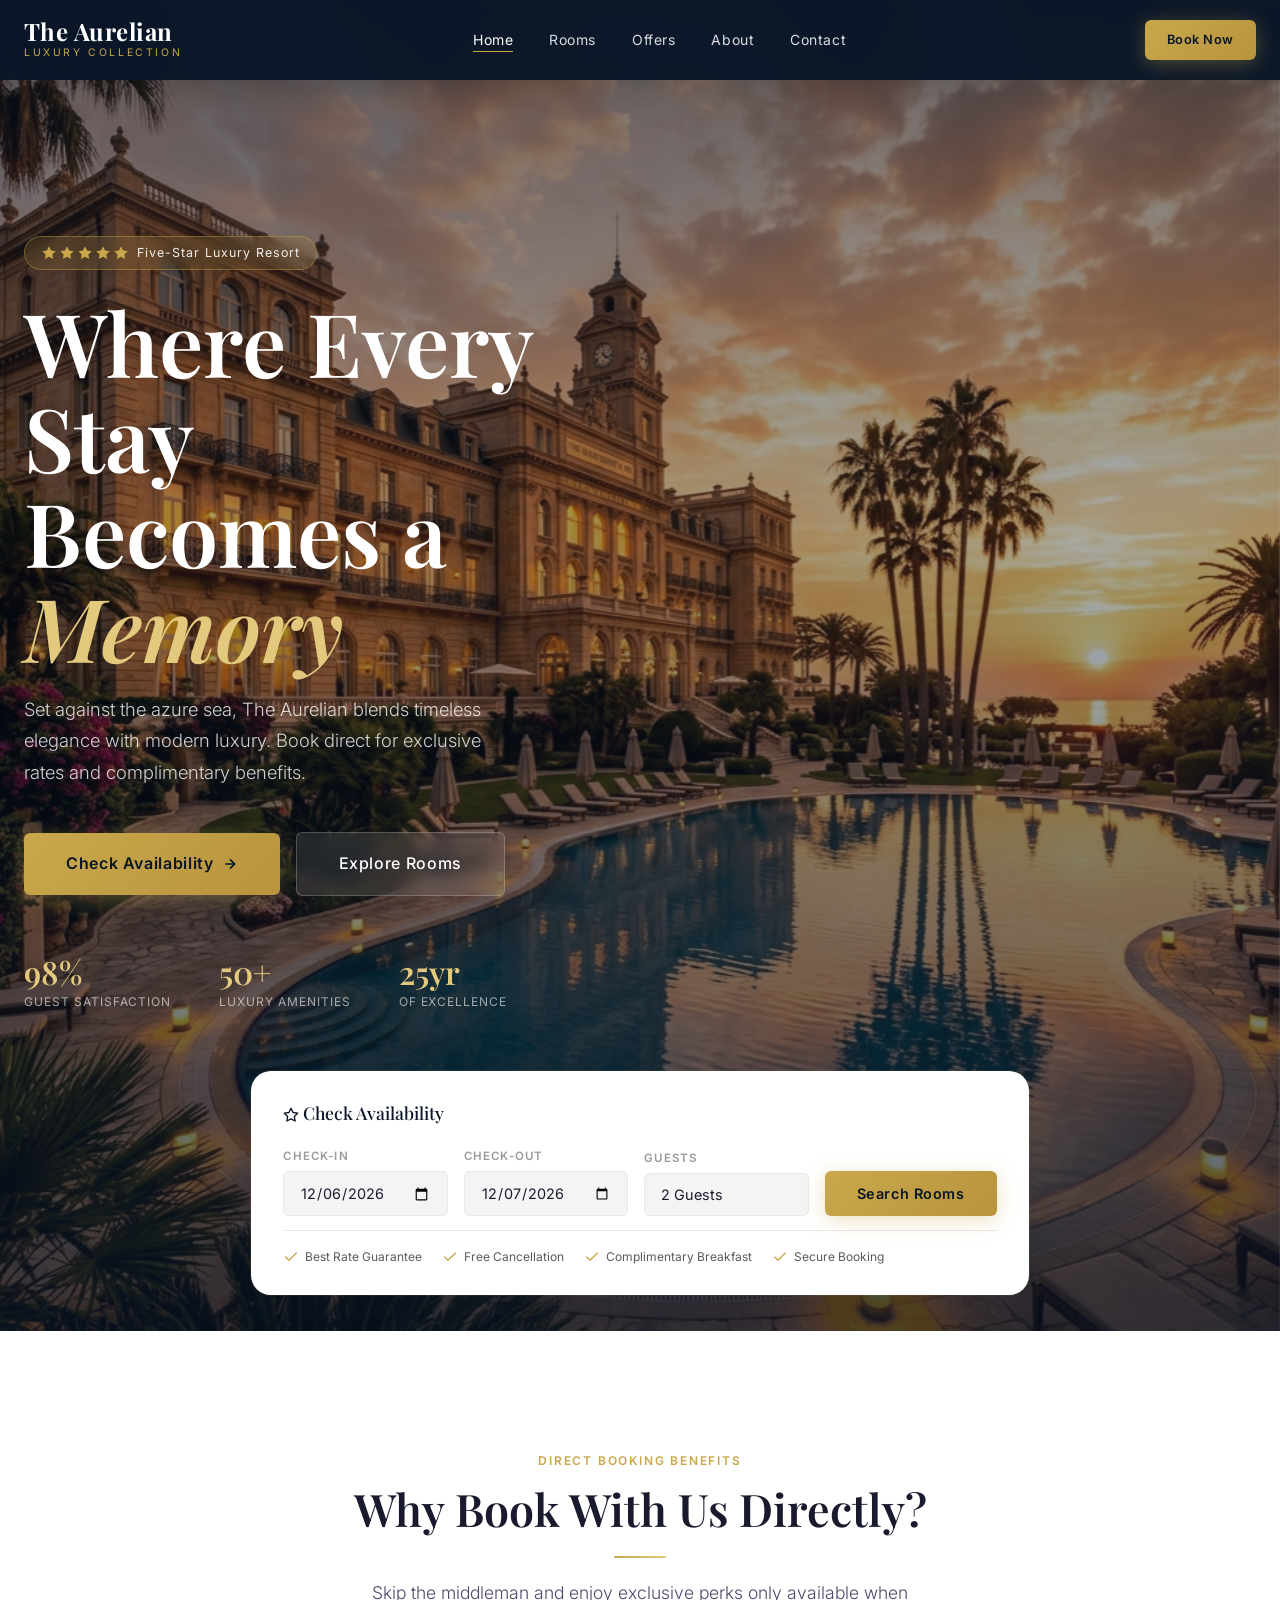
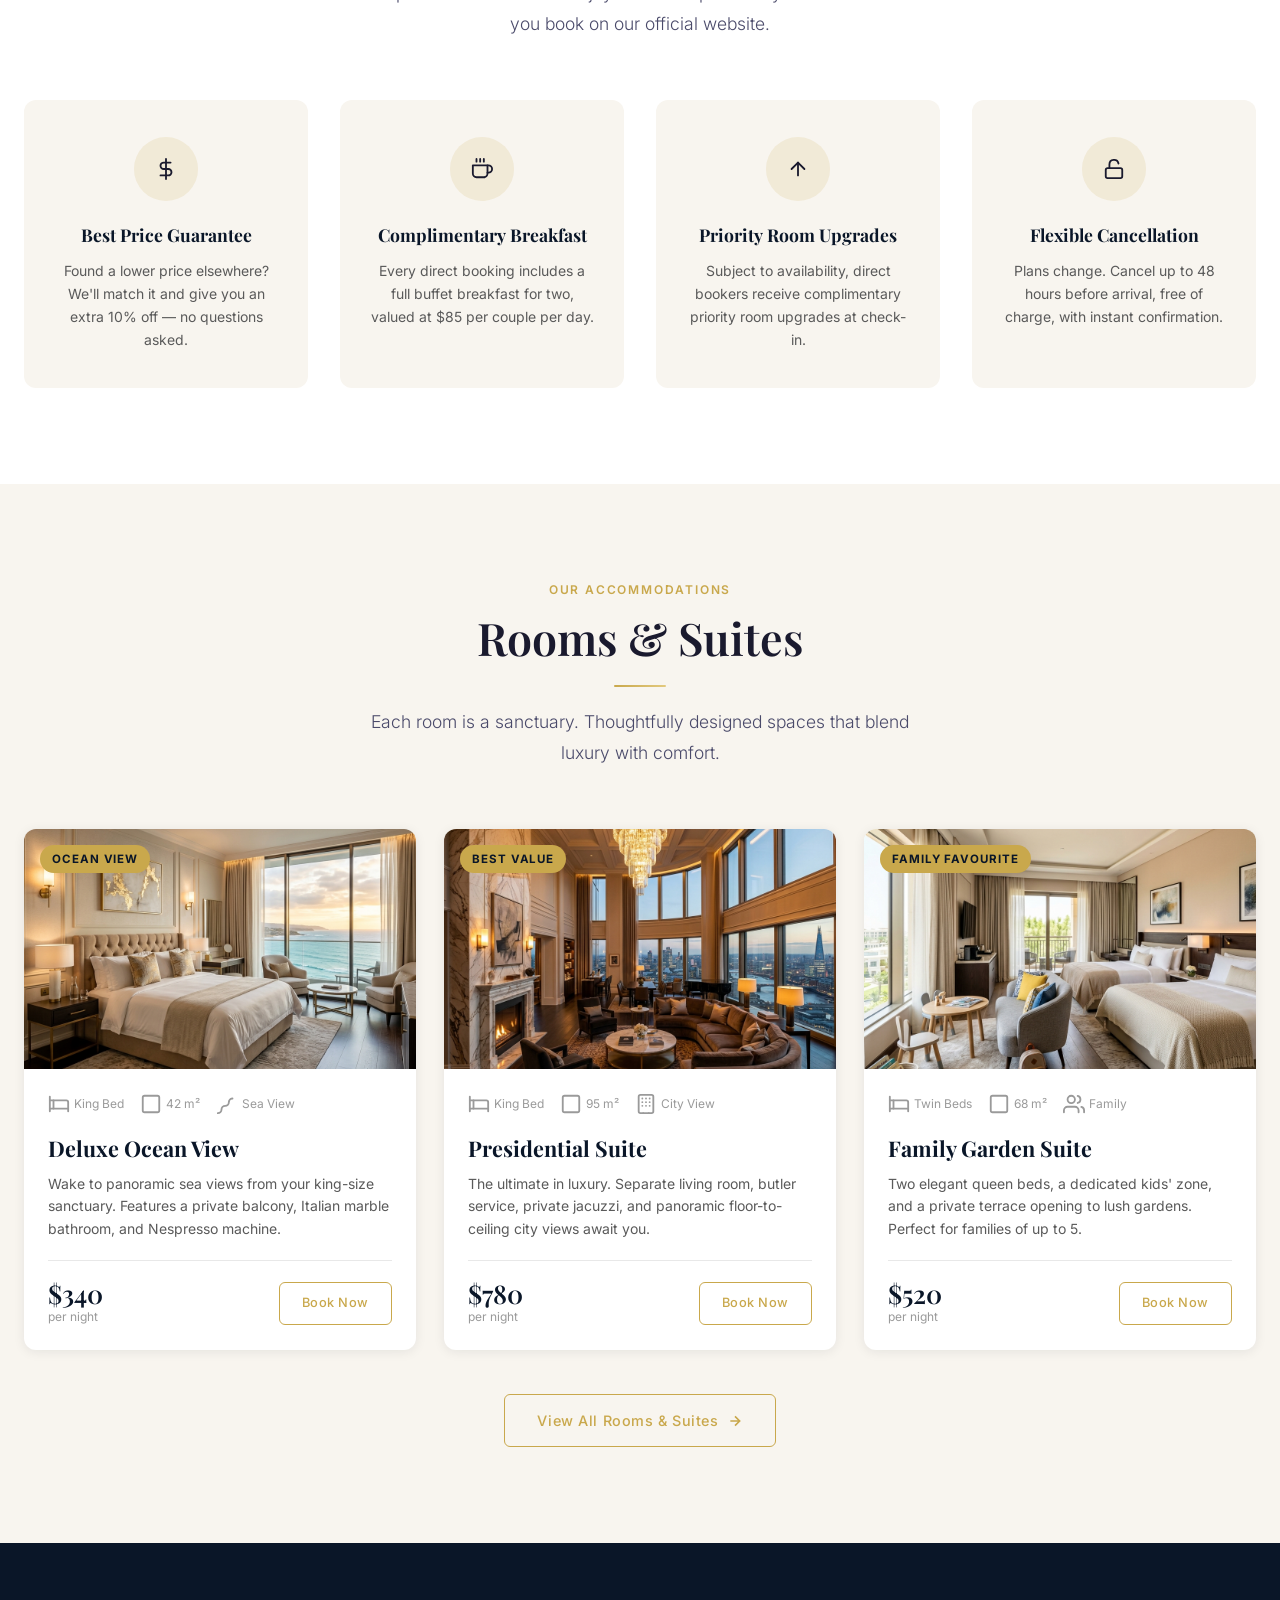
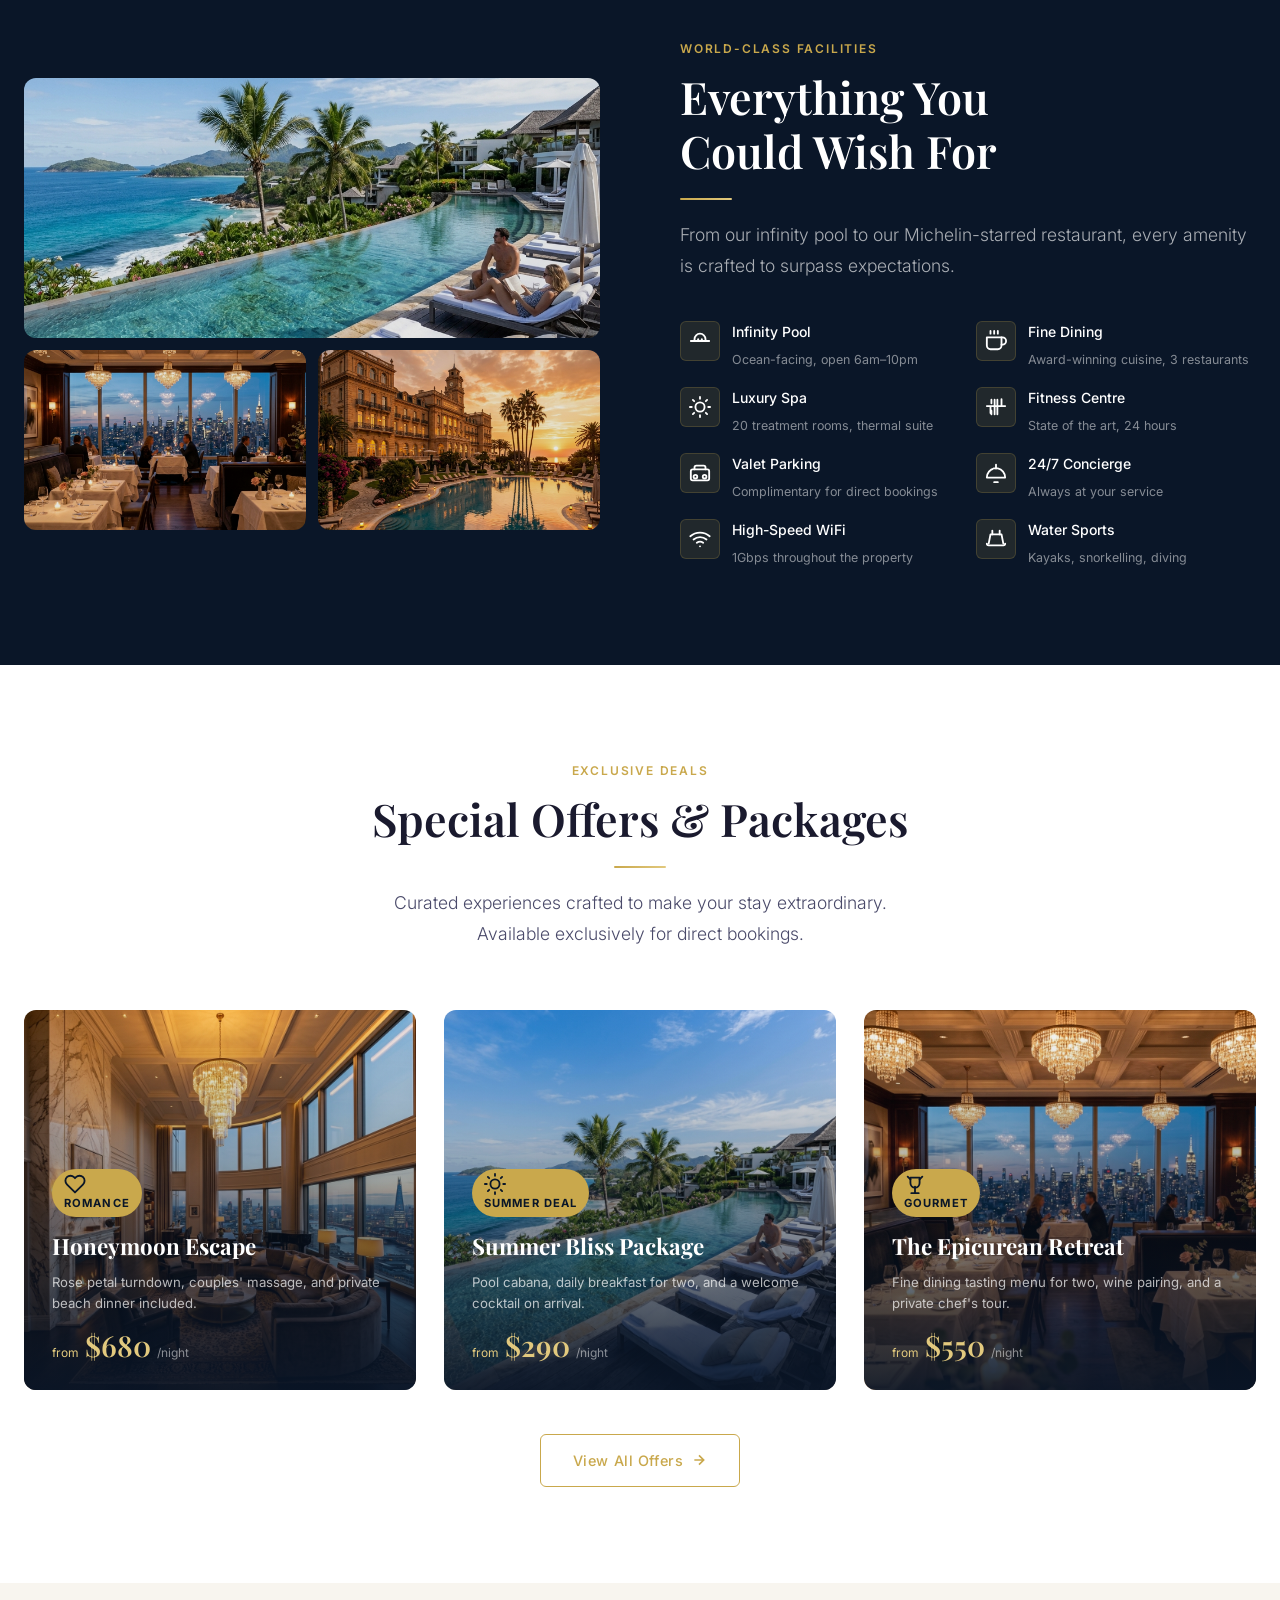
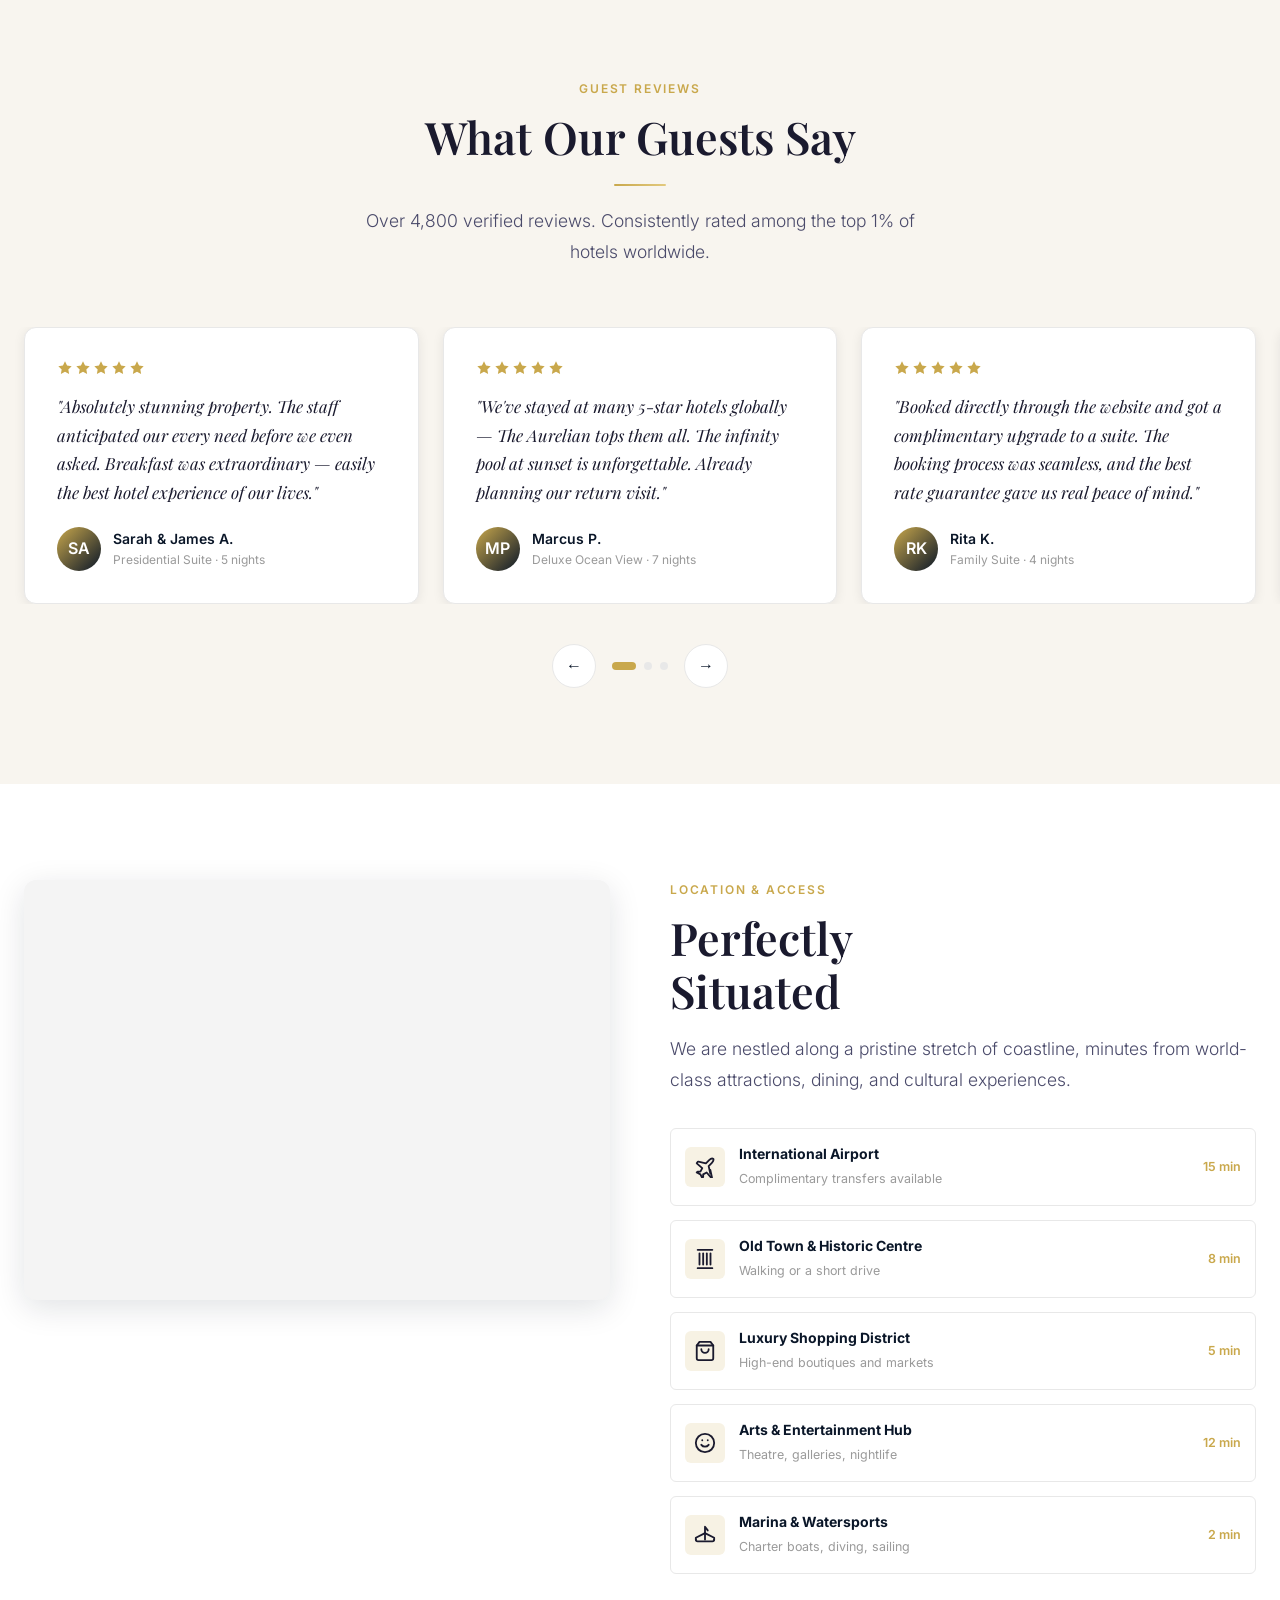
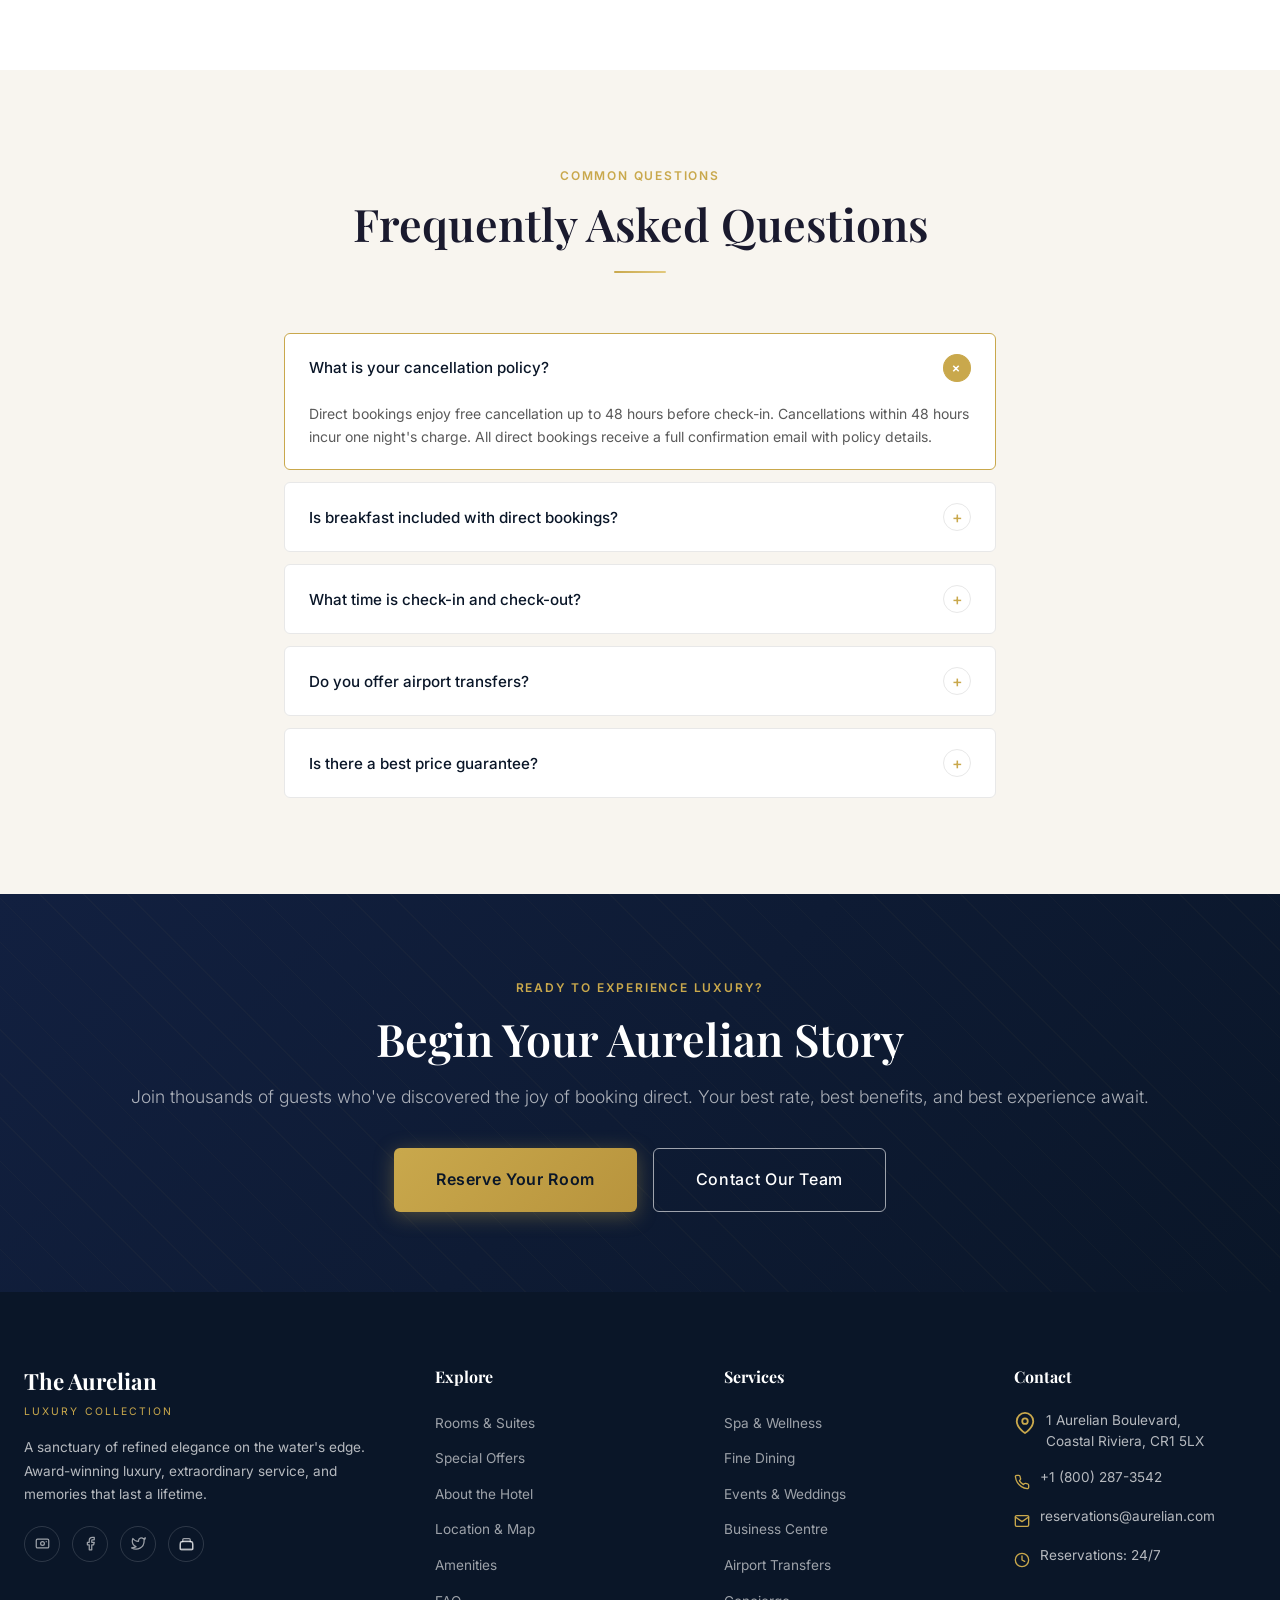
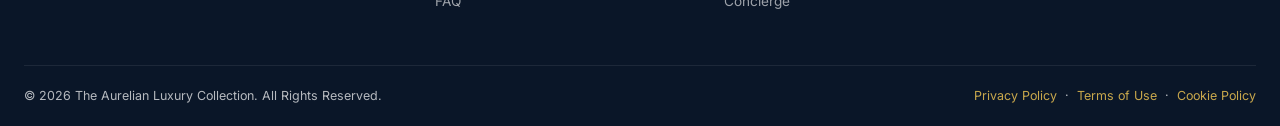
<file: index.html>
<!DOCTYPE html>
<html lang="en">
<head>
  <meta charset="UTF-8" />
  <meta name="viewport" content="width=device-width, initial-scale=1.0" />
  <title>The Aurelian — Luxury Hotel & Resort</title>
  <meta name="description" content="Experience unmatched luxury at The Aurelian — where timeless elegance meets modern comfort. Book directly for exclusive rates, free breakfast, and complimentary upgrades." />
  <meta name="keywords" content="luxury hotel, resort, book direct, beach hotel, five star hotel, spa, fine dining" />
  <link rel="canonical" href="/" />
  <link rel="stylesheet" href="style.css" />
  <link rel="preconnect" href="https://fonts.googleapis.com" />
  <link rel="preconnect" href="https://fonts.gstatic.com" crossorigin />
</head>
<body class="page-enter">

  <!-- NAVIGATION -->
  <nav class="navbar transparent" id="navbar" role="navigation" aria-label="Main navigation">
    <div class="nav-inner">
      <a href="index.html" class="nav-logo" aria-label="The Aurelian Home">
        <span class="logo-name">The Aurelian</span>
        <span class="logo-tagline">Luxury Collection</span>
      </a>
      <ul class="nav-links" role="list">
        <li><a href="index.html" class="active" id="nav-home">Home</a></li>
        <li><a href="rooms.html" id="nav-rooms">Rooms</a></li>
        <li><a href="offers.html" id="nav-offers">Offers</a></li>
        <li><a href="about.html" id="nav-about">About</a></li>
        <li><a href="contact.html" id="nav-contact">Contact</a></li>
      </ul>
      <a href="booking.html" class="btn btn-primary btn-sm nav-cta" id="nav-book-cta">Book Now</a>
      <button class="nav-hamburger" id="hamburger-btn" aria-label="Open menu" aria-expanded="false">
        <span></span><span></span><span></span>
      </button>
    </div>
  </nav>

  <!-- MOBILE NAV -->
  <div class="mobile-nav" id="mobile-nav" role="dialog" aria-label="Mobile navigation" aria-modal="true">
    <button class="mobile-nav-close" id="mobile-nav-close" aria-label="Close menu">&times;</button>
    <a href="index.html">Home</a>
    <a href="rooms.html">Rooms</a>
    <a href="offers.html">Offers</a>
    <a href="about.html">About</a>
    <a href="contact.html">Contact</a>
    <a href="booking.html" class="btn btn-primary">Book Now</a>
  </div>

  <!-- HERO -->
  <section class="hero" aria-labelledby="hero-title">
    <div class="hero-bg">
      <img src="assets/hero.png" alt="The Aurelian Hotel exterior at sunset with swimming pool" loading="eager" fetchpriority="high" />
    </div>
    <div class="hero-content">
      <div class="hero-badge">
        <span class="stars"><div style="display:flex;gap:2px;color:var(--gold);"><svg class="icon-svg-sm" viewBox="0 0 24 24" fill="currentColor"><polygon points="12 2 15.09 8.26 22 9.27 17 14.14 18.18 21.02 12 17.77 5.82 21.02 7 14.14 2 9.27 8.91 8.26 12 2"></polygon></svg><svg class="icon-svg-sm" viewBox="0 0 24 24" fill="currentColor"><polygon points="12 2 15.09 8.26 22 9.27 17 14.14 18.18 21.02 12 17.77 5.82 21.02 7 14.14 2 9.27 8.91 8.26 12 2"></polygon></svg><svg class="icon-svg-sm" viewBox="0 0 24 24" fill="currentColor"><polygon points="12 2 15.09 8.26 22 9.27 17 14.14 18.18 21.02 12 17.77 5.82 21.02 7 14.14 2 9.27 8.91 8.26 12 2"></polygon></svg><svg class="icon-svg-sm" viewBox="0 0 24 24" fill="currentColor"><polygon points="12 2 15.09 8.26 22 9.27 17 14.14 18.18 21.02 12 17.77 5.82 21.02 7 14.14 2 9.27 8.91 8.26 12 2"></polygon></svg><svg class="icon-svg-sm" viewBox="0 0 24 24" fill="currentColor"><polygon points="12 2 15.09 8.26 22 9.27 17 14.14 18.18 21.02 12 17.77 5.82 21.02 7 14.14 2 9.27 8.91 8.26 12 2"></polygon></svg></div></span>
        <span>Five-Star Luxury Resort</span>
      </div>
      <h1 class="hero-title" id="hero-title">
        Where Every Stay<br>Becomes a <em>Memory</em>
      </h1>
      <p class="hero-subtitle">
        Set against the azure sea, The Aurelian blends timeless elegance with modern luxury.
        Book direct for exclusive rates and complimentary benefits.
      </p>
      <div class="hero-actions">
        <a href="booking.html" class="btn btn-primary btn-lg btn-arrow" id="hero-book-btn">
          Check Availability
          <svg class="arrow-icon" width="16" height="16" viewBox="0 0 24 24" fill="none" stroke="currentColor" stroke-width="2.5"><path d="M5 12h14M12 5l7 7-7 7"/></svg>
        </a>
        <a href="rooms.html" class="btn btn-ghost btn-lg" id="hero-rooms-btn">Explore Rooms</a>
      </div>
      <div class="hero-stats">
        <div class="stat-item"><span class="stat-number">98%</span><span class="stat-label">Guest Satisfaction</span></div>
        <div class="stat-item"><span class="stat-number">50+</span><span class="stat-label">Luxury Amenities</span></div>
        <div class="stat-item"><span class="stat-number">25yr</span><span class="stat-label">Of Excellence</span></div>
      </div>
    </div>

    <!-- HERO BOOKING WIDGET -->
    <div class="container" style="position:relative;z-index:10;">
      <div class="booking-widget" role="search" aria-label="Room availability search" id="hero-booking-widget">
        <p class="booking-widget-title"><svg class="icon-svg-sm" viewBox="0 0 24 24" fill="none" stroke="currentColor" stroke-width="2" stroke-linecap="round" stroke-linejoin="round"><polygon points="12 2 15.09 8.26 22 9.27 17 14.14 18.18 21.02 12 17.77 5.82 21.02 7 14.14 2 9.27 8.91 8.26 12 2"></polygon></svg> Check Availability</p>
        <form class="booking-fields" id="hero-booking-form" action="booking.html" method="get">
          <div class="field-group">
            <label for="check-in">Check-In</label>
            <input type="date" id="check-in" name="checkin" required />
          </div>
          <div class="field-group">
            <label for="check-out">Check-Out</label>
            <input type="date" id="check-out" name="checkout" required />
          </div>
          <div class="field-group">
            <label for="guests">Guests</label>
            <select id="guests" name="guests">
              <option value="1">1 Guest</option>
              <option value="2" selected>2 Guests</option>
              <option value="3">3 Guests</option>
              <option value="4">4+ Guests</option>
            </select>
          </div>
          <button type="submit" class="btn btn-primary" id="widget-search-btn" style="height:fit-content">
            Search Rooms
          </button>
        </form>
        <div class="trust-bar">
          <div class="trust-item"><span class="icon"><svg class="icon-svg-sm" viewBox="0 0 24 24" fill="none" stroke="currentColor" stroke-width="2" stroke-linecap="round" stroke-linejoin="round"><polyline points="20 6 9 17 4 12"></polyline></svg></span> Best Rate Guarantee</div>
          <div class="trust-item"><span class="icon"><svg class="icon-svg-sm" viewBox="0 0 24 24" fill="none" stroke="currentColor" stroke-width="2" stroke-linecap="round" stroke-linejoin="round"><polyline points="20 6 9 17 4 12"></polyline></svg></span> Free Cancellation</div>
          <div class="trust-item"><span class="icon"><svg class="icon-svg-sm" viewBox="0 0 24 24" fill="none" stroke="currentColor" stroke-width="2" stroke-linecap="round" stroke-linejoin="round"><polyline points="20 6 9 17 4 12"></polyline></svg></span> Complimentary Breakfast</div>
          <div class="trust-item"><span class="icon"><svg class="icon-svg-sm" viewBox="0 0 24 24" fill="none" stroke="currentColor" stroke-width="2" stroke-linecap="round" stroke-linejoin="round"><polyline points="20 6 9 17 4 12"></polyline></svg></span> Secure Booking</div>
        </div>
      </div>
    </div>
  </section>

  <!-- WHY BOOK DIRECT -->
  <section class="why-direct" style="padding-top:120px;">
    <div class="container">
      <div class="section-heading text-center reveal">
        <span class="overline">Direct Booking Benefits</span>
        <h2 class="h2">Why Book With Us Directly?</h2>
        <div class="divider-gold"></div>
        <p class="lead">Skip the middleman and enjoy exclusive perks only available when you book on our official website.</p>
      </div>
      <div class="features-grid">
        <div class="feature-card reveal reveal-delay-1">
          <div class="feature-icon"><svg class="icon-svg" viewBox="0 0 24 24" fill="none" stroke="currentColor" stroke-width="2" stroke-linecap="round" stroke-linejoin="round"><line x1="12" y1="1" x2="12" y2="23"></line><path d="M17 5H9.5a3.5 3.5 0 0 0 0 7h5a3.5 3.5 0 0 1 0 7H6"></path></svg></div>
          <h3>Best Price Guarantee</h3>
          <p>Found a lower price elsewhere? We'll match it and give you an extra 10% off — no questions asked.</p>
        </div>
        <div class="feature-card reveal reveal-delay-2">
          <div class="feature-icon"><svg class="icon-svg" viewBox="0 0 24 24" fill="none" stroke="currentColor" stroke-width="2" stroke-linecap="round" stroke-linejoin="round"><path d="M18 8h1a4 4 0 0 1 0 8h-1"></path><path d="M2 8h16v9a4 4 0 0 1-4 4H6a4 4 0 0 1-4-4V8z"></path><line x1="6" y1="1" x2="6" y2="4"></line><line x1="10" y1="1" x2="10" y2="4"></line><line x1="14" y1="1" x2="14" y2="4"></line></svg></div>
          <h3>Complimentary Breakfast</h3>
          <p>Every direct booking includes a full buffet breakfast for two, valued at $85 per couple per day.</p>
        </div>
        <div class="feature-card reveal reveal-delay-3">
          <div class="feature-icon"><svg class="icon-svg" viewBox="0 0 24 24" fill="none" stroke="currentColor" stroke-width="2" stroke-linecap="round" stroke-linejoin="round"><line x1="12" y1="19" x2="12" y2="5"></line><polyline points="5 12 12 5 19 12"></polyline></svg></div>
          <h3>Priority Room Upgrades</h3>
          <p>Subject to availability, direct bookers receive complimentary priority room upgrades at check-in.</p>
        </div>
        <div class="feature-card reveal reveal-delay-4">
          <div class="feature-icon"><svg class="icon-svg" viewBox="0 0 24 24" fill="none" stroke="currentColor" stroke-width="2" stroke-linecap="round" stroke-linejoin="round"><rect x="3" y="11" width="18" height="11" rx="2" ry="2"></rect><path d="M7 11V7a5 5 0 0 1 9.9-1"></path></svg></div>
          <h3>Flexible Cancellation</h3>
          <p>Plans change. Cancel up to 48 hours before arrival, free of charge, with instant confirmation.</p>
        </div>
      </div>
    </div>
  </section>

  <!-- FEATURED ROOMS -->
  <section class="rooms-section">
    <div class="container">
      <div class="section-heading text-center reveal">
        <span class="overline">Our Accommodations</span>
        <h2 class="h2">Rooms & Suites</h2>
        <div class="divider-gold"></div>
        <p class="lead">Each room is a sanctuary. Thoughtfully designed spaces that blend luxury with comfort.</p>
      </div>
      <div class="rooms-grid">
        <!-- Room 1 -->
        <article class="room-card reveal reveal-delay-1">
          <div class="room-image">
            <img src="assets/room-deluxe.png" alt="Deluxe Ocean View Room with king bed and ocean view" loading="lazy" />
            <span class="room-badge">Ocean View</span>
          </div>
          <div class="room-info">
            <div class="room-amenities">
              <span class="amenity-tag"><svg class="icon-svg" viewBox="0 0 24 24" fill="none" stroke="currentColor" stroke-width="2" stroke-linecap="round" stroke-linejoin="round"><path d="M2 4v16"></path><path d="M2 8h18a2 2 0 0 1 2 2v10"></path><path d="M2 17h20"></path><path d="M6 8v9"></path></svg> King Bed</span>
              <span class="amenity-tag"><svg class="icon-svg" viewBox="0 0 24 24" fill="none" stroke="currentColor" stroke-width="2" stroke-linecap="round" stroke-linejoin="round"><rect x="3" y="3" width="18" height="18" rx="2" ry="2"></rect></svg> 42 m²</span>
              <span class="amenity-tag"><svg class="icon-svg" viewBox="0 0 24 24" fill="none" stroke="currentColor" stroke-width="2" stroke-linecap="round" stroke-linejoin="round"><path d="M2 22a4 4 0 0 0 4-4 4 4 0 0 1 4-4 4 4 0 0 0 4-4 4 4 0 0 1 4-4"></path></svg> Sea View</span>
            </div>
            <h3>Deluxe Ocean View</h3>
            <p>Wake to panoramic sea views from your king-size sanctuary. Features a private balcony, Italian marble bathroom, and Nespresso machine.</p>
            <div class="room-footer">
              <div class="room-price">
                <div class="amount">$340</div>
                <div class="period">per night</div>
              </div>
              <a href="booking.html?room=deluxe" class="btn btn-outline btn-sm" id="book-deluxe-btn">Book Now</a>
            </div>
          </div>
        </article>
        <!-- Room 2 -->
        <article class="room-card reveal reveal-delay-2">
          <div class="room-image">
            <img src="assets/room-suite.png" alt="Presidential Suite with panoramic city views" loading="lazy" />
            <span class="room-badge">Best Value</span>
          </div>
          <div class="room-info">
            <div class="room-amenities">
              <span class="amenity-tag"><svg class="icon-svg" viewBox="0 0 24 24" fill="none" stroke="currentColor" stroke-width="2" stroke-linecap="round" stroke-linejoin="round"><path d="M2 4v16"></path><path d="M2 8h18a2 2 0 0 1 2 2v10"></path><path d="M2 17h20"></path><path d="M6 8v9"></path></svg> King Bed</span>
              <span class="amenity-tag"><svg class="icon-svg" viewBox="0 0 24 24" fill="none" stroke="currentColor" stroke-width="2" stroke-linecap="round" stroke-linejoin="round"><rect x="3" y="3" width="18" height="18" rx="2" ry="2"></rect></svg> 95 m²</span>
              <span class="amenity-tag"><svg class="icon-svg" viewBox="0 0 24 24" fill="none" stroke="currentColor" stroke-width="2" stroke-linecap="round" stroke-linejoin="round"><rect x="4" y="2" width="16" height="20" rx="2" ry="2"></rect><line x1="9" y1="22" x2="9" y2="22.01"></line><line x1="15" y1="22" x2="15" y2="22.01"></line><path d="M8 6h.01"></path><path d="M16 6h.01"></path><path d="M12 6h.01"></path><path d="M12 10h.01"></path><path d="M12 14h.01"></path><path d="M16 10h.01"></path><path d="M16 14h.01"></path><path d="M8 10h.01"></path><path d="M8 14h.01"></path></svg> City View</span>
            </div>
            <h3>Presidential Suite</h3>
            <p>The ultimate in luxury. Separate living room, butler service, private jacuzzi, and panoramic floor-to-ceiling city views await you.</p>
            <div class="room-footer">
              <div class="room-price">
                <div class="amount">$780</div>
                <div class="period">per night</div>
              </div>
              <a href="booking.html?room=suite" class="btn btn-outline btn-sm" id="book-suite-btn">Book Now</a>
            </div>
          </div>
        </article>
        <!-- Room 3 -->
        <article class="room-card reveal reveal-delay-3">
          <div class="room-image">
            <img src="assets/room-family.png" alt="Family Suite with two queen beds" loading="lazy" />
            <span class="room-badge">Family Favourite</span>
          </div>
          <div class="room-info">
            <div class="room-amenities">
              <span class="amenity-tag"><svg class="icon-svg" viewBox="0 0 24 24" fill="none" stroke="currentColor" stroke-width="2" stroke-linecap="round" stroke-linejoin="round"><path d="M2 4v16"></path><path d="M2 8h18a2 2 0 0 1 2 2v10"></path><path d="M2 17h20"></path><path d="M6 8v9"></path></svg> Twin Beds</span>
              <span class="amenity-tag"><svg class="icon-svg" viewBox="0 0 24 24" fill="none" stroke="currentColor" stroke-width="2" stroke-linecap="round" stroke-linejoin="round"><rect x="3" y="3" width="18" height="18" rx="2" ry="2"></rect></svg> 68 m²</span>
              <span class="amenity-tag"><svg class="icon-svg" viewBox="0 0 24 24" fill="none" stroke="currentColor" stroke-width="2" stroke-linecap="round" stroke-linejoin="round"><path d="M17 21v-2a4 4 0 0 0-4-4H5a4 4 0 0 0-4 4v2"></path><circle cx="9" cy="7" r="4"></circle><path d="M23 21v-2a4 4 0 0 0-3-3.87"></path><path d="M16 3.13a4 4 0 0 1 0 7.75"></path></svg> Family</span>
            </div>
            <h3>Family Garden Suite</h3>
            <p>Two elegant queen beds, a dedicated kids' zone, and a private terrace opening to lush gardens. Perfect for families of up to 5.</p>
            <div class="room-footer">
              <div class="room-price">
                <div class="amount">$520</div>
                <div class="period">per night</div>
              </div>
              <a href="booking.html?room=family" class="btn btn-outline btn-sm" id="book-family-btn">Book Now</a>
            </div>
          </div>
        </article>
      </div>
      <div class="text-center" style="margin-top:44px;">
        <a href="rooms.html" class="btn btn-outline btn-arrow" id="view-all-rooms-btn">
          View All Rooms & Suites
          <svg class="arrow-icon" width="16" height="16" viewBox="0 0 24 24" fill="none" stroke="currentColor" stroke-width="2.5"><path d="M5 12h14M12 5l7 7-7 7"/></svg>
        </a>
      </div>
    </div>
  </section>

  <!-- AMENITIES -->
  <section class="amenities-section">
    <div class="container">
      <div class="amenities-layout">
        <div class="amenities-image-grid reveal">
          <div class="img-main">
            <img src="assets/pool.png" alt="Infinity pool with ocean views" loading="lazy" />
          </div>
          <div class="img-sub">
            <img src="assets/restaurant.png" alt="Fine dining restaurant" loading="lazy" />
          </div>
          <div class="img-sub">
            <img src="assets/hero.png" alt="Hotel exterior at sunset" loading="lazy" style="object-position: center 40%;" />
          </div>
        </div>
        <div class="amenities-content reveal reveal-delay-2">
          <span class="overline">World-Class Facilities</span>
          <h2 class="h2">Everything You<br>Could Wish For</h2>
          <div class="divider-gold" style="margin:20px 0;"></div>
          <p class="lead">From our infinity pool to our Michelin-starred restaurant, every amenity is crafted to surpass expectations.</p>
          <div class="amenity-list">
            <div class="amenity-item">
              <div class="icon" style="display:flex;align-items:center;justify-content:center;"><svg class="icon-svg" viewBox="0 0 24 24" fill="none" stroke="currentColor" stroke-width="2" stroke-linecap="round" stroke-linejoin="round"><path d="M2 12h20"></path><path d="M6 12v-2a6 6 0 0 1 12 0v2"></path><path d="M10 12v-2"></path><path d="M14 12v-2"></path></svg></div>
              <div class="text"><strong>Infinity Pool</strong><span>Ocean-facing, open 6am–10pm</span></div>
            </div>
            <div class="amenity-item">
              <div class="icon" style="display:flex;align-items:center;justify-content:center;"><svg class="icon-svg" viewBox="0 0 24 24" fill="none" stroke="currentColor" stroke-width="2" stroke-linecap="round" stroke-linejoin="round"><path d="M18 8h1a4 4 0 0 1 0 8h-1"></path><path d="M2 8h16v9a4 4 0 0 1-4 4H6a4 4 0 0 1-4-4V8z"></path><line x1="6" y1="1" x2="6" y2="4"></line><line x1="10" y1="1" x2="10" y2="4"></line><line x1="14" y1="1" x2="14" y2="4"></line></svg></div>
              <div class="text"><strong>Fine Dining</strong><span>Award-winning cuisine, 3 restaurants</span></div>
            </div>
            <div class="amenity-item">
              <div class="icon" style="display:flex;align-items:center;justify-content:center;"><svg class="icon-svg" viewBox="0 0 24 24" fill="none" stroke="currentColor" stroke-width="2" stroke-linecap="round" stroke-linejoin="round"><circle cx="12" cy="12" r="5"></circle><line x1="12" y1="1" x2="12" y2="3"></line><line x1="12" y1="21" x2="12" y2="23"></line><line x1="4.22" y1="4.22" x2="5.64" y2="5.64"></line><line x1="18.36" y1="18.36" x2="19.78" y2="19.78"></line><line x1="1" y1="12" x2="3" y2="12"></line><line x1="21" y1="12" x2="23" y2="12"></line><line x1="4.22" y1="19.78" x2="5.64" y2="18.36"></line><line x1="18.36" y1="5.64" x2="19.78" y2="4.22"></line></svg></div>
              <div class="text"><strong>Luxury Spa</strong><span>20 treatment rooms, thermal suite</span></div>
            </div>
            <div class="amenity-item">
              <div class="icon" style="display:flex;align-items:center;justify-content:center;"><svg class="icon-svg" viewBox="0 0 24 24" fill="none" stroke="currentColor" stroke-width="2" stroke-linecap="round" stroke-linejoin="round"><path d="M18 3.5V11m-12 0v7.5M10.5 4v16m3-16v16M2 11h20M7 8V4M7 20v-4"></path></svg></div>
              <div class="text"><strong>Fitness Centre</strong><span>State of the art, 24 hours</span></div>
            </div>
            <div class="amenity-item">
              <div class="icon" style="display:flex;align-items:center;justify-content:center;"><svg class="icon-svg" viewBox="0 0 24 24" fill="none" stroke="currentColor" stroke-width="2" stroke-linecap="round" stroke-linejoin="round"><rect x="2" y="8" width="20" height="12" rx="2" ry="2"></rect><path d="M6 8V6a2 2 0 0 1 2-2h8a2 2 0 0 1 2 2v2"></path><circle cx="7" cy="16" r="2"></circle><circle cx="17" cy="16" r="2"></circle></svg></div>
              <div class="text"><strong>Valet Parking</strong><span>Complimentary for direct bookings</span></div>
            </div>
            <div class="amenity-item">
              <div class="icon" style="display:flex;align-items:center;justify-content:center;"><svg class="icon-svg" viewBox="0 0 24 24" fill="none" stroke="currentColor" stroke-width="2" stroke-linecap="round" stroke-linejoin="round"><path d="M22 17H2c0-5 3.5-9 8-10h4c4.5 1 8 5 8 10Z"></path><path d="M12 7V3"></path><path d="M10 22h4"></path></svg></div>
              <div class="text"><strong>24/7 Concierge</strong><span>Always at your service</span></div>
            </div>
            <div class="amenity-item">
              <div class="icon" style="display:flex;align-items:center;justify-content:center;"><svg class="icon-svg" viewBox="0 0 24 24" fill="none" stroke="currentColor" stroke-width="2" stroke-linecap="round" stroke-linejoin="round"><path d="M5 12.55a11 11 0 0 1 14.08 0"></path><path d="M1.42 9a16 16 0 0 1 21.16 0"></path><path d="M8.53 16.11a6 6 0 0 1 6.95 0"></path><line x1="12" y1="20" x2="12.01" y2="20"></line></svg></div>
              <div class="text"><strong>High-Speed WiFi</strong><span>1Gbps throughout the property</span></div>
            </div>
            <div class="amenity-item">
              <div class="icon" style="display:flex;align-items:center;justify-content:center;"><svg class="icon-svg" viewBox="0 0 24 24" fill="none" stroke="currentColor" stroke-width="2" stroke-linecap="round" stroke-linejoin="round"><path d="M22 17a2 2 0 0 1-2 2H4a2 2 0 0 1-2-2"></path><path d="M8 3v4"></path><path d="M16 3v4"></path><path d="M4 17l2-10h12l2 10"></path></svg></div>
              <div class="text"><strong>Water Sports</strong><span>Kayaks, snorkelling, diving</span></div>
            </div>
          </div>
        </div>
      </div>
    </div>
  </section>

  <!-- SPECIAL OFFERS TEASER -->
  <section class="offers-section">
    <div class="container">
      <div class="section-heading text-center reveal">
        <span class="overline">Exclusive Deals</span>
        <h2 class="h2">Special Offers & Packages</h2>
        <div class="divider-gold"></div>
        <p class="lead">Curated experiences crafted to make your stay extraordinary. Available exclusively for direct bookings.</p>
      </div>
      <div class="offers-grid">
        <div class="offer-card reveal reveal-delay-1">
          <img src="assets/room-suite.png" alt="Honeymoon Package" loading="lazy" />
          <div class="offer-overlay">
            <span class="offer-tag"><svg class="icon-svg" viewBox="0 0 24 24" fill="none" stroke="currentColor" stroke-width="2" stroke-linecap="round" stroke-linejoin="round"><path d="M20.84 4.61a5.5 5.5 0 0 0-7.78 0L12 5.67l-1.06-1.06a5.5 5.5 0 0 0-7.78 7.78l1.06 1.06L12 21.23l7.78-7.78 1.06-1.06a5.5 5.5 0 0 0 0-7.78v0z"></path></svg> Romance</span>
            <h3>Honeymoon Escape</h3>
            <p>Rose petal turndown, couples' massage, and private beach dinner included.</p>
            <div class="offer-price">
              <span class="from">from</span>
              <span class="amount">$680</span>
              <span class="night">/night</span>
            </div>
          </div>
        </div>
        <div class="offer-card reveal reveal-delay-2">
          <img src="assets/pool.png" alt="Summer Package" loading="lazy" />
          <div class="offer-overlay">
            <span class="offer-tag"><svg class="icon-svg" viewBox="0 0 24 24" fill="none" stroke="currentColor" stroke-width="2" stroke-linecap="round" stroke-linejoin="round"><circle cx="12" cy="12" r="5"></circle><line x1="12" y1="1" x2="12" y2="3"></line><line x1="12" y1="21" x2="12" y2="23"></line><line x1="4.22" y1="4.22" x2="5.64" y2="5.64"></line><line x1="18.36" y1="18.36" x2="19.78" y2="19.78"></line><line x1="1" y1="12" x2="3" y2="12"></line><line x1="21" y1="12" x2="23" y2="12"></line><line x1="4.22" y1="19.78" x2="5.64" y2="18.36"></line><line x1="18.36" y1="5.64" x2="19.78" y2="4.22"></line></svg> Summer Deal</span>
            <h3>Summer Bliss Package</h3>
            <p>Pool cabana, daily breakfast for two, and a welcome cocktail on arrival.</p>
            <div class="offer-price">
              <span class="from">from</span>
              <span class="amount">$290</span>
              <span class="night">/night</span>
            </div>
          </div>
        </div>
        <div class="offer-card reveal reveal-delay-3">
          <img src="assets/restaurant.png" alt="Gourmet Package" loading="lazy" />
          <div class="offer-overlay">
            <span class="offer-tag"><svg class="icon-svg" viewBox="0 0 24 24" fill="none" stroke="currentColor" stroke-width="2" stroke-linecap="round" stroke-linejoin="round"><path d="M8 22h8"></path><path d="M12 15v7"></path><path d="M4 4l3 3"></path><path d="M20 4l-3 3"></path><path d="M17 11A5 5 0 0 1 7 11V5h10v6z"></path></svg> Gourmet</span>
            <h3>The Epicurean Retreat</h3>
            <p>Fine dining tasting menu for two, wine pairing, and a private chef's tour.</p>
            <div class="offer-price">
              <span class="from">from</span>
              <span class="amount">$550</span>
              <span class="night">/night</span>
            </div>
          </div>
        </div>
      </div>
      <div class="text-center" style="margin-top:44px;">
        <a href="offers.html" class="btn btn-outline btn-arrow" id="view-all-offers-btn">
          View All Offers
          <svg class="arrow-icon" width="16" height="16" viewBox="0 0 24 24" fill="none" stroke="currentColor" stroke-width="2.5"><path d="M5 12h14M12 5l7 7-7 7"/></svg>
        </a>
      </div>
    </div>
  </section>

  <!-- TESTIMONIALS -->
  <section class="testimonials-section">
    <div class="container">
      <div class="section-heading text-center reveal">
        <span class="overline">Guest Reviews</span>
        <h2 class="h2">What Our Guests Say</h2>
        <div class="divider-gold"></div>
        <p class="lead">Over 4,800 verified reviews. Consistently rated among the top 1% of hotels worldwide.</p>
      </div>
      <div class="testimonials-slider-wrapper">
        <div class="testimonials-track" id="testimonials-track">
          <div class="testimonial-card">
            <div class="testimonial-stars"><div style="display:flex;gap:2px;color:var(--gold);"><svg class="icon-svg-sm" viewBox="0 0 24 24" fill="currentColor"><polygon points="12 2 15.09 8.26 22 9.27 17 14.14 18.18 21.02 12 17.77 5.82 21.02 7 14.14 2 9.27 8.91 8.26 12 2"></polygon></svg><svg class="icon-svg-sm" viewBox="0 0 24 24" fill="currentColor"><polygon points="12 2 15.09 8.26 22 9.27 17 14.14 18.18 21.02 12 17.77 5.82 21.02 7 14.14 2 9.27 8.91 8.26 12 2"></polygon></svg><svg class="icon-svg-sm" viewBox="0 0 24 24" fill="currentColor"><polygon points="12 2 15.09 8.26 22 9.27 17 14.14 18.18 21.02 12 17.77 5.82 21.02 7 14.14 2 9.27 8.91 8.26 12 2"></polygon></svg><svg class="icon-svg-sm" viewBox="0 0 24 24" fill="currentColor"><polygon points="12 2 15.09 8.26 22 9.27 17 14.14 18.18 21.02 12 17.77 5.82 21.02 7 14.14 2 9.27 8.91 8.26 12 2"></polygon></svg><svg class="icon-svg-sm" viewBox="0 0 24 24" fill="currentColor"><polygon points="12 2 15.09 8.26 22 9.27 17 14.14 18.18 21.02 12 17.77 5.82 21.02 7 14.14 2 9.27 8.91 8.26 12 2"></polygon></svg></div></div>
            <p class="testimonial-text">"Absolutely stunning property. The staff anticipated our every need before we even asked. Breakfast was extraordinary — easily the best hotel experience of our lives."</p>
            <div class="testimonial-guest">
              <div class="guest-avatar">SA</div>
              <div class="guest-info">
                <div class="name">Sarah & James A.</div>
                <div class="stay">Presidential Suite · 5 nights</div>
              </div>
            </div>
          </div>
          <div class="testimonial-card">
            <div class="testimonial-stars"><div style="display:flex;gap:2px;color:var(--gold);"><svg class="icon-svg-sm" viewBox="0 0 24 24" fill="currentColor"><polygon points="12 2 15.09 8.26 22 9.27 17 14.14 18.18 21.02 12 17.77 5.82 21.02 7 14.14 2 9.27 8.91 8.26 12 2"></polygon></svg><svg class="icon-svg-sm" viewBox="0 0 24 24" fill="currentColor"><polygon points="12 2 15.09 8.26 22 9.27 17 14.14 18.18 21.02 12 17.77 5.82 21.02 7 14.14 2 9.27 8.91 8.26 12 2"></polygon></svg><svg class="icon-svg-sm" viewBox="0 0 24 24" fill="currentColor"><polygon points="12 2 15.09 8.26 22 9.27 17 14.14 18.18 21.02 12 17.77 5.82 21.02 7 14.14 2 9.27 8.91 8.26 12 2"></polygon></svg><svg class="icon-svg-sm" viewBox="0 0 24 24" fill="currentColor"><polygon points="12 2 15.09 8.26 22 9.27 17 14.14 18.18 21.02 12 17.77 5.82 21.02 7 14.14 2 9.27 8.91 8.26 12 2"></polygon></svg><svg class="icon-svg-sm" viewBox="0 0 24 24" fill="currentColor"><polygon points="12 2 15.09 8.26 22 9.27 17 14.14 18.18 21.02 12 17.77 5.82 21.02 7 14.14 2 9.27 8.91 8.26 12 2"></polygon></svg></div></div>
            <p class="testimonial-text">"We've stayed at many 5-star hotels globally — The Aurelian tops them all. The infinity pool at sunset is unforgettable. Already planning our return visit."</p>
            <div class="testimonial-guest">
              <div class="guest-avatar">MP</div>
              <div class="guest-info">
                <div class="name">Marcus P.</div>
                <div class="stay">Deluxe Ocean View · 7 nights</div>
              </div>
            </div>
          </div>
          <div class="testimonial-card">
            <div class="testimonial-stars"><div style="display:flex;gap:2px;color:var(--gold);"><svg class="icon-svg-sm" viewBox="0 0 24 24" fill="currentColor"><polygon points="12 2 15.09 8.26 22 9.27 17 14.14 18.18 21.02 12 17.77 5.82 21.02 7 14.14 2 9.27 8.91 8.26 12 2"></polygon></svg><svg class="icon-svg-sm" viewBox="0 0 24 24" fill="currentColor"><polygon points="12 2 15.09 8.26 22 9.27 17 14.14 18.18 21.02 12 17.77 5.82 21.02 7 14.14 2 9.27 8.91 8.26 12 2"></polygon></svg><svg class="icon-svg-sm" viewBox="0 0 24 24" fill="currentColor"><polygon points="12 2 15.09 8.26 22 9.27 17 14.14 18.18 21.02 12 17.77 5.82 21.02 7 14.14 2 9.27 8.91 8.26 12 2"></polygon></svg><svg class="icon-svg-sm" viewBox="0 0 24 24" fill="currentColor"><polygon points="12 2 15.09 8.26 22 9.27 17 14.14 18.18 21.02 12 17.77 5.82 21.02 7 14.14 2 9.27 8.91 8.26 12 2"></polygon></svg><svg class="icon-svg-sm" viewBox="0 0 24 24" fill="currentColor"><polygon points="12 2 15.09 8.26 22 9.27 17 14.14 18.18 21.02 12 17.77 5.82 21.02 7 14.14 2 9.27 8.91 8.26 12 2"></polygon></svg></div></div>
            <p class="testimonial-text">"Booked directly through the website and got a complimentary upgrade to a suite. The booking process was seamless, and the best rate guarantee gave us real peace of mind."</p>
            <div class="testimonial-guest">
              <div class="guest-avatar">RK</div>
              <div class="guest-info">
                <div class="name">Rita K.</div>
                <div class="stay">Family Suite · 4 nights</div>
              </div>
            </div>
          </div>
          <div class="testimonial-card">
            <div class="testimonial-stars"><div style="display:flex;gap:2px;color:var(--gold);"><svg class="icon-svg-sm" viewBox="0 0 24 24" fill="currentColor"><polygon points="12 2 15.09 8.26 22 9.27 17 14.14 18.18 21.02 12 17.77 5.82 21.02 7 14.14 2 9.27 8.91 8.26 12 2"></polygon></svg><svg class="icon-svg-sm" viewBox="0 0 24 24" fill="currentColor"><polygon points="12 2 15.09 8.26 22 9.27 17 14.14 18.18 21.02 12 17.77 5.82 21.02 7 14.14 2 9.27 8.91 8.26 12 2"></polygon></svg><svg class="icon-svg-sm" viewBox="0 0 24 24" fill="currentColor"><polygon points="12 2 15.09 8.26 22 9.27 17 14.14 18.18 21.02 12 17.77 5.82 21.02 7 14.14 2 9.27 8.91 8.26 12 2"></polygon></svg><svg class="icon-svg-sm" viewBox="0 0 24 24" fill="currentColor"><polygon points="12 2 15.09 8.26 22 9.27 17 14.14 18.18 21.02 12 17.77 5.82 21.02 7 14.14 2 9.27 8.91 8.26 12 2"></polygon></svg><svg class="icon-svg-sm" viewBox="0 0 24 24" fill="currentColor"><polygon points="12 2 15.09 8.26 22 9.27 17 14.14 18.18 21.02 12 17.77 5.82 21.02 7 14.14 2 9.27 8.91 8.26 12 2"></polygon></svg></div></div>
            <p class="testimonial-text">"The spa and fine dining exceeded every expectation. The concierge arranged a private boat trip for us with just a few hours notice. Genuinely five-star service."</p>
            <div class="testimonial-guest">
              <div class="guest-avatar">DL</div>
              <div class="guest-info">
                <div class="name">David L.</div>
                <div class="stay">Honeymoon Suite · 3 nights</div>
              </div>
            </div>
          </div>
          <div class="testimonial-card">
            <div class="testimonial-stars"><div style="display:flex;gap:2px;color:var(--gold);"><svg class="icon-svg-sm" viewBox="0 0 24 24" fill="currentColor"><polygon points="12 2 15.09 8.26 22 9.27 17 14.14 18.18 21.02 12 17.77 5.82 21.02 7 14.14 2 9.27 8.91 8.26 12 2"></polygon></svg><svg class="icon-svg-sm" viewBox="0 0 24 24" fill="currentColor"><polygon points="12 2 15.09 8.26 22 9.27 17 14.14 18.18 21.02 12 17.77 5.82 21.02 7 14.14 2 9.27 8.91 8.26 12 2"></polygon></svg><svg class="icon-svg-sm" viewBox="0 0 24 24" fill="currentColor"><polygon points="12 2 15.09 8.26 22 9.27 17 14.14 18.18 21.02 12 17.77 5.82 21.02 7 14.14 2 9.27 8.91 8.26 12 2"></polygon></svg><svg class="icon-svg-sm" viewBox="0 0 24 24" fill="currentColor"><polygon points="12 2 15.09 8.26 22 9.27 17 14.14 18.18 21.02 12 17.77 5.82 21.02 7 14.14 2 9.27 8.91 8.26 12 2"></polygon></svg><svg class="icon-svg-sm" viewBox="0 0 24 24" fill="currentColor"><polygon points="12 2 15.09 8.26 22 9.27 17 14.14 18.18 21.02 12 17.77 5.82 21.02 7 14.14 2 9.27 8.91 8.26 12 2"></polygon></svg></div></div>
            <p class="testimonial-text">"Travelling with our two kids was completely stress-free. The family suite was enormous, the kids' club was a hit, and the beach access made every morning magical."</p>
            <div class="testimonial-guest">
              <div class="guest-avatar">NB</div>
              <div class="guest-info">
                <div class="name">Nina & Ben B.</div>
                <div class="stay">Family Garden Suite · 6 nights</div>
              </div>
            </div>
          </div>
        </div>
      </div>
      <div class="slider-controls">
        <button class="slider-btn" id="prev-testimonial" aria-label="Previous testimonial">&#8592;</button>
        <div class="slider-dots" id="slider-dots">
          <span class="dot active" data-index="0"></span>
          <span class="dot" data-index="1"></span>
          <span class="dot" data-index="2"></span>
        </div>
        <button class="slider-btn" id="next-testimonial" aria-label="Next testimonial">&#8594;</button>
      </div>
    </div>
  </section>

  <!-- LOCATION -->
  <section class="location-section">
    <div class="container">
      <div class="location-layout">
        <div class="location-map reveal">
          <!-- Embedded OpenStreetMap iframe for a scenic coastal location -->
          <iframe
            src="https://www.openstreetmap.org/export/embed.html?bbox=-0.1456%2C51.5074%2C-0.1356%2C51.5124&layer=mapnik"
            title="Hotel Location Map"
            allowfullscreen
            loading="lazy"
          ></iframe>
        </div>
        <div class="location-info reveal reveal-delay-2">
          <span class="overline">Location & Access</span>
          <h2 class="h2">Perfectly<br>Situated</h2>
          <p class="lead">We are nestled along a pristine stretch of coastline, minutes from world-class attractions, dining, and cultural experiences.</p>
          <div class="nearby-list">
            <div class="nearby-item">
              <div class="nearby-icon"><svg class="icon-svg" viewBox="0 0 24 24" fill="none" stroke="currentColor" stroke-width="2" stroke-linecap="round" stroke-linejoin="round"><path d="M17.8 19.2 16 11l3.5-3.5C21 6 21.5 4 21 3c-1-.5-3 0-4.5 1.5L13 8 4.8 6.2c-.5-.1-.9.2-1.1.6L3 8l6 5.2L7 17H4l-1 1 4 2 2 4 1-1v-3l3.8-2 5.2 6c.4.2.7-.2.6-.7l-1.8-8.2z"></path></svg></div>
              <div class="nearby-text">
                <strong>International Airport</strong>
                <span>Complimentary transfers available</span>
              </div>
              <span class="nearby-dist">15 min</span>
            </div>
            <div class="nearby-item">
              <div class="nearby-icon"><svg class="icon-svg" viewBox="0 0 24 24" fill="none" stroke="currentColor" stroke-width="2" stroke-linecap="round" stroke-linejoin="round"><path d="M4 22h16"></path><path d="M4 2h16"></path><path d="M6 6v12"></path><path d="M10 6v12"></path><path d="M14 6v12"></path><path d="M18 6v12"></path></svg></div>
              <div class="nearby-text">
                <strong>Old Town & Historic Centre</strong>
                <span>Walking or a short drive</span>
              </div>
              <span class="nearby-dist">8 min</span>
            </div>
            <div class="nearby-item">
              <div class="nearby-icon"><svg class="icon-svg" viewBox="0 0 24 24" fill="none" stroke="currentColor" stroke-width="2" stroke-linecap="round" stroke-linejoin="round"><path d="M6 2L3 6v14a2 2 0 0 0 2 2h14a2 2 0 0 0 2-2V6l-3-4z"></path><line x1="3" y1="6" x2="21" y2="6"></line><path d="M16 10a4 4 0 0 1-8 0"></path></svg></div>
              <div class="nearby-text">
                <strong>Luxury Shopping District</strong>
                <span>High-end boutiques and markets</span>
              </div>
              <span class="nearby-dist">5 min</span>
            </div>
            <div class="nearby-item">
              <div class="nearby-icon"><svg class="icon-svg" viewBox="0 0 24 24" fill="none" stroke="currentColor" stroke-width="2" stroke-linecap="round" stroke-linejoin="round"><circle cx="12" cy="12" r="10"></circle><path d="M8 14s1.5 2 4 2 4-2 4-2"></path><line x1="9" y1="9" x2="9.01" y2="9"></line><line x1="15" y1="9" x2="15.01" y2="9"></line></svg></div>
              <div class="nearby-text">
                <strong>Arts & Entertainment Hub</strong>
                <span>Theatre, galleries, nightlife</span>
              </div>
              <span class="nearby-dist">12 min</span>
            </div>
            <div class="nearby-item">
              <div class="nearby-icon"><svg class="icon-svg" viewBox="0 0 24 24" fill="none" stroke="currentColor" stroke-width="2" stroke-linecap="round" stroke-linejoin="round"><path d="M22 17v-2l-10-5V3l3 4"></path><path d="M2 17v-2l10-5"></path><path d="M12 10v7"></path><path d="M22 17a2 2 0 0 1-2 2H4a2 2 0 0 1-2-2"></path></svg></div>
              <div class="nearby-text">
                <strong>Marina & Watersports</strong>
                <span>Charter boats, diving, sailing</span>
              </div>
              <span class="nearby-dist">2 min</span>
            </div>
          </div>
        </div>
      </div>
    </div>
  </section>

  <!-- FAQ SECTION -->
  <section class="faq-section">
    <div class="container-sm">
      <div class="section-heading text-center reveal">
        <span class="overline">Common Questions</span>
        <h2 class="h2">Frequently Asked Questions</h2>
        <div class="divider-gold"></div>
      </div>
      <div class="accordion" id="faq-accordion">
        <div class="accordion-item open">
          <button class="accordion-header" aria-expanded="true" id="faq-1-btn" aria-controls="faq-1">
            What is your cancellation policy?
            <span class="accordion-icon">+</span>
          </button>
          <div class="accordion-body" id="faq-1" role="region" aria-labelledby="faq-1-btn">
            <p>Direct bookings enjoy free cancellation up to 48 hours before check-in. Cancellations within 48 hours incur one night's charge. All direct bookings receive a full confirmation email with policy details.</p>
          </div>
        </div>
        <div class="accordion-item">
          <button class="accordion-header" aria-expanded="false" id="faq-2-btn" aria-controls="faq-2">
            Is breakfast included with direct bookings?
            <span class="accordion-icon">+</span>
          </button>
          <div class="accordion-body" id="faq-2" role="region" aria-labelledby="faq-2-btn">
            <p>Yes! All direct bookings include our award-winning buffet breakfast for two guests, served daily from 7:00am to 11:00am at The Atrium Restaurant. Additional guests can join for an extra charge.</p>
          </div>
        </div>
        <div class="accordion-item">
          <button class="accordion-header" aria-expanded="false" id="faq-3-btn" aria-controls="faq-3">
            What time is check-in and check-out?
            <span class="accordion-icon">+</span>
          </button>
          <div class="accordion-body" id="faq-3" role="region" aria-labelledby="faq-3-btn">
            <p>Standard check-in is from 3:00pm and check-out is by 12:00pm (noon). Early check-in and late check-out are available upon request, subject to availability. Direct bookers receive priority for these requests.</p>
          </div>
        </div>
        <div class="accordion-item">
          <button class="accordion-header" aria-expanded="false" id="faq-4-btn" aria-controls="faq-4">
            Do you offer airport transfers?
            <span class="accordion-icon">+</span>
          </button>
          <div class="accordion-body" id="faq-4" role="region" aria-labelledby="faq-4-btn">
            <p>Yes, we offer complimentary return airport transfers for guests booking directly for 3+ nights. For shorter stays, transfers are available at a preferential rate. Please add this request during the booking process.</p>
          </div>
        </div>
        <div class="accordion-item">
          <button class="accordion-header" aria-expanded="false" id="faq-5-btn" aria-controls="faq-5">
            Is there a best price guarantee?
            <span class="accordion-icon">+</span>
          </button>
          <div class="accordion-body" id="faq-5" role="region" aria-labelledby="faq-5-btn">
            <p>Absolutely. If you find a lower published rate for the same dates, room type, and conditions anywhere online within 24 hours of booking, we will match it and offer you an additional 10% discount. Contact our reservations team with the link.</p>
          </div>
        </div>
      </div>
    </div>
  </section>

  <!-- CTA BANNER -->
  <section class="cta-banner">
    <div class="container">
      <div class="cta-content">
        <span class="overline">Ready to Experience Luxury?</span>
        <h2 class="h2">Begin Your Aurelian Story</h2>
        <p class="lead">Join thousands of guests who've discovered the joy of booking direct. Your best rate, best benefits, and best experience await.</p>
        <div class="cta-actions">
          <a href="booking.html" class="btn btn-primary btn-lg" id="cta-book-btn">Reserve Your Room</a>
          <a href="contact.html" class="btn btn-outline-white btn-lg" id="cta-contact-btn">Contact Our Team</a>
        </div>
      </div>
    </div>
  </section>

  <!-- FOOTER -->
  <footer class="footer" role="contentinfo">
    <div class="container">
      <div class="footer-grid">
        <div class="footer-brand">
          <div class="logo-name">The Aurelian</div>
          <div class="logo-tagline">Luxury Collection</div>
          <p>A sanctuary of refined elegance on the water's edge. Award-winning luxury, extraordinary service, and memories that last a lifetime.</p>
          <div class="footer-social">
            <a href="#" class="social-btn" aria-label="Instagram"><svg class="icon-svg-sm" viewBox="0 0 24 24" fill="none" stroke="currentColor" stroke-width="2" stroke-linecap="round" stroke-linejoin="round"><rect x="2" y="5" width="20" height="14" rx="2" ry="2"></rect><circle cx="12" cy="12" r="3"></circle><line x1="18" y1="9" x2="18.01" y2="9"></line></svg></a>
            <a href="#" class="social-btn" aria-label="Facebook"><svg class="icon-svg-sm" viewBox="0 0 24 24" fill="none" stroke="currentColor" stroke-width="2" stroke-linecap="round" stroke-linejoin="round"><path d="M18 2h-3a5 5 0 0 0-5 5v3H7v4h3v8h4v-8h3l1-4h-4V7a1 1 0 0 1 1-1h3z"></path></svg></a>
            <a href="#" class="social-btn" aria-label="Twitter"><svg class="icon-svg-sm" viewBox="0 0 24 24" fill="none" stroke="currentColor" stroke-width="2" stroke-linecap="round" stroke-linejoin="round"><path d="M23 3a10.9 10.9 0 0 1-3.14 1.53 4.48 4.48 0 0 0-7.86 3v1A10.66 10.66 0 0 1 3 4s-4 9 5 13a11.64 11.64 0 0 1-7 2c9 5 20 0 20-11.5a4.5 4.5 0 0 0-.08-.83A7.72 7.72 0 0 0 23 3z"></path></svg></a>
            <a href="#" class="social-btn" aria-label="LinkedIn"><svg class="icon-svg-sm" viewBox="0 0 24 24" fill="none" stroke="currentColor" stroke-width="2" stroke-linecap="round" stroke-linejoin="round"><path d="M16 8a6 6 0 0 1 6 6v7H2v-7a6 6 0 0 1 6-6h8z"></path><rect x="2" y="9" width="20" height="13" rx="2" ry="2"></rect><path d="M6 9V6a2 2 0 0 1 2-2h8a2 2 0 0 1 2 2v3"></path></svg></a>
          </div>
        </div>
        <div class="footer-col">
          <h4>Explore</h4>
          <ul>
            <li><a href="rooms.html">Rooms & Suites</a></li>
            <li><a href="offers.html">Special Offers</a></li>
            <li><a href="about.html">About the Hotel</a></li>
            <li><a href="contact.html">Location & Map</a></li>
            <li><a href="#amenities">Amenities</a></li>
            <li><a href="contact.html#faq">FAQ</a></li>
          </ul>
        </div>
        <div class="footer-col">
          <h4>Services</h4>
          <ul>
            <li><a href="#">Spa & Wellness</a></li>
            <li><a href="#">Fine Dining</a></li>
            <li><a href="#">Events & Weddings</a></li>
            <li><a href="#">Business Centre</a></li>
            <li><a href="#">Airport Transfers</a></li>
            <li><a href="#">Concierge</a></li>
          </ul>
        </div>
        <div class="footer-col">
          <h4>Contact</h4>
          <div class="footer-contact-item">
            <span class="icon"><svg class="icon-svg" viewBox="0 0 24 24" fill="none" stroke="currentColor" stroke-width="2" stroke-linecap="round" stroke-linejoin="round"><path d="M21 10c0 7-9 13-9 13s-9-6-9-13a9 9 0 0 1 18 0z"></path><circle cx="12" cy="10" r="3"></circle></svg></span>
            <span>1 Aurelian Boulevard,<br>Coastal Riviera, CR1 5LX</span>
          </div>
          <div class="footer-contact-item">
            <span class="icon"><svg class="icon-svg-sm" viewBox="0 0 24 24" fill="none" stroke="currentColor" stroke-width="2" stroke-linecap="round" stroke-linejoin="round"><path d="M22 16.92v3a2 2 0 0 1-2.18 2 19.79 19.79 0 0 1-8.63-3.07 19.5 19.5 0 0 1-6-6 19.79 19.79 0 0 1-3.07-8.67A2 2 0 0 1 4.11 2h3a2 2 0 0 1 2 1.72 12.84 12.84 0 0 0 .7 2.81 2 2 0 0 1-.45 2.11L8.09 9.91a16 16 0 0 0 6 6l1.27-1.27a2 2 0 0 1 2.11-.45 12.84 12.84 0 0 0 2.81.7A2 2 0 0 1 22 16.92z"></path></svg></span>
            <span>+1 (800) 287-3542</span>
          </div>
          <div class="footer-contact-item">
            <span class="icon"><svg class="icon-svg-sm" viewBox="0 0 24 24" fill="none" stroke="currentColor" stroke-width="2" stroke-linecap="round" stroke-linejoin="round"><path d="M4 4h16c1.1 0 2 .9 2 2v12c0 1.1-.9 2-2 2H4c-1.1 0-2-.9-2-2V6c0-1.1.9-2 2-2z"></path><polyline points="22,6 12,13 2,6"></polyline></svg></span>
            <span>reservations@aurelian.com</span>
          </div>
          <div class="footer-contact-item">
            <span class="icon"><svg class="icon-svg-sm" viewBox="0 0 24 24" fill="none" stroke="currentColor" stroke-width="2" stroke-linecap="round" stroke-linejoin="round"><circle cx="12" cy="12" r="10"></circle><polyline points="12 6 12 12 16 14"></polyline></svg></span>
            <span>Reservations: 24/7</span>
          </div>
        </div>
      </div>
      <div class="footer-bottom">
        <span>© 2026 The Aurelian Luxury Collection. All Rights Reserved.</span>
        <span>
          <a href="#">Privacy Policy</a> &nbsp;·&nbsp;
          <a href="#">Terms of Use</a> &nbsp;·&nbsp;
          <a href="#">Cookie Policy</a>
        </span>
      </div>
    </div>
  </footer>

  <script src="script.js"></script>
</body>
</html>
</file>
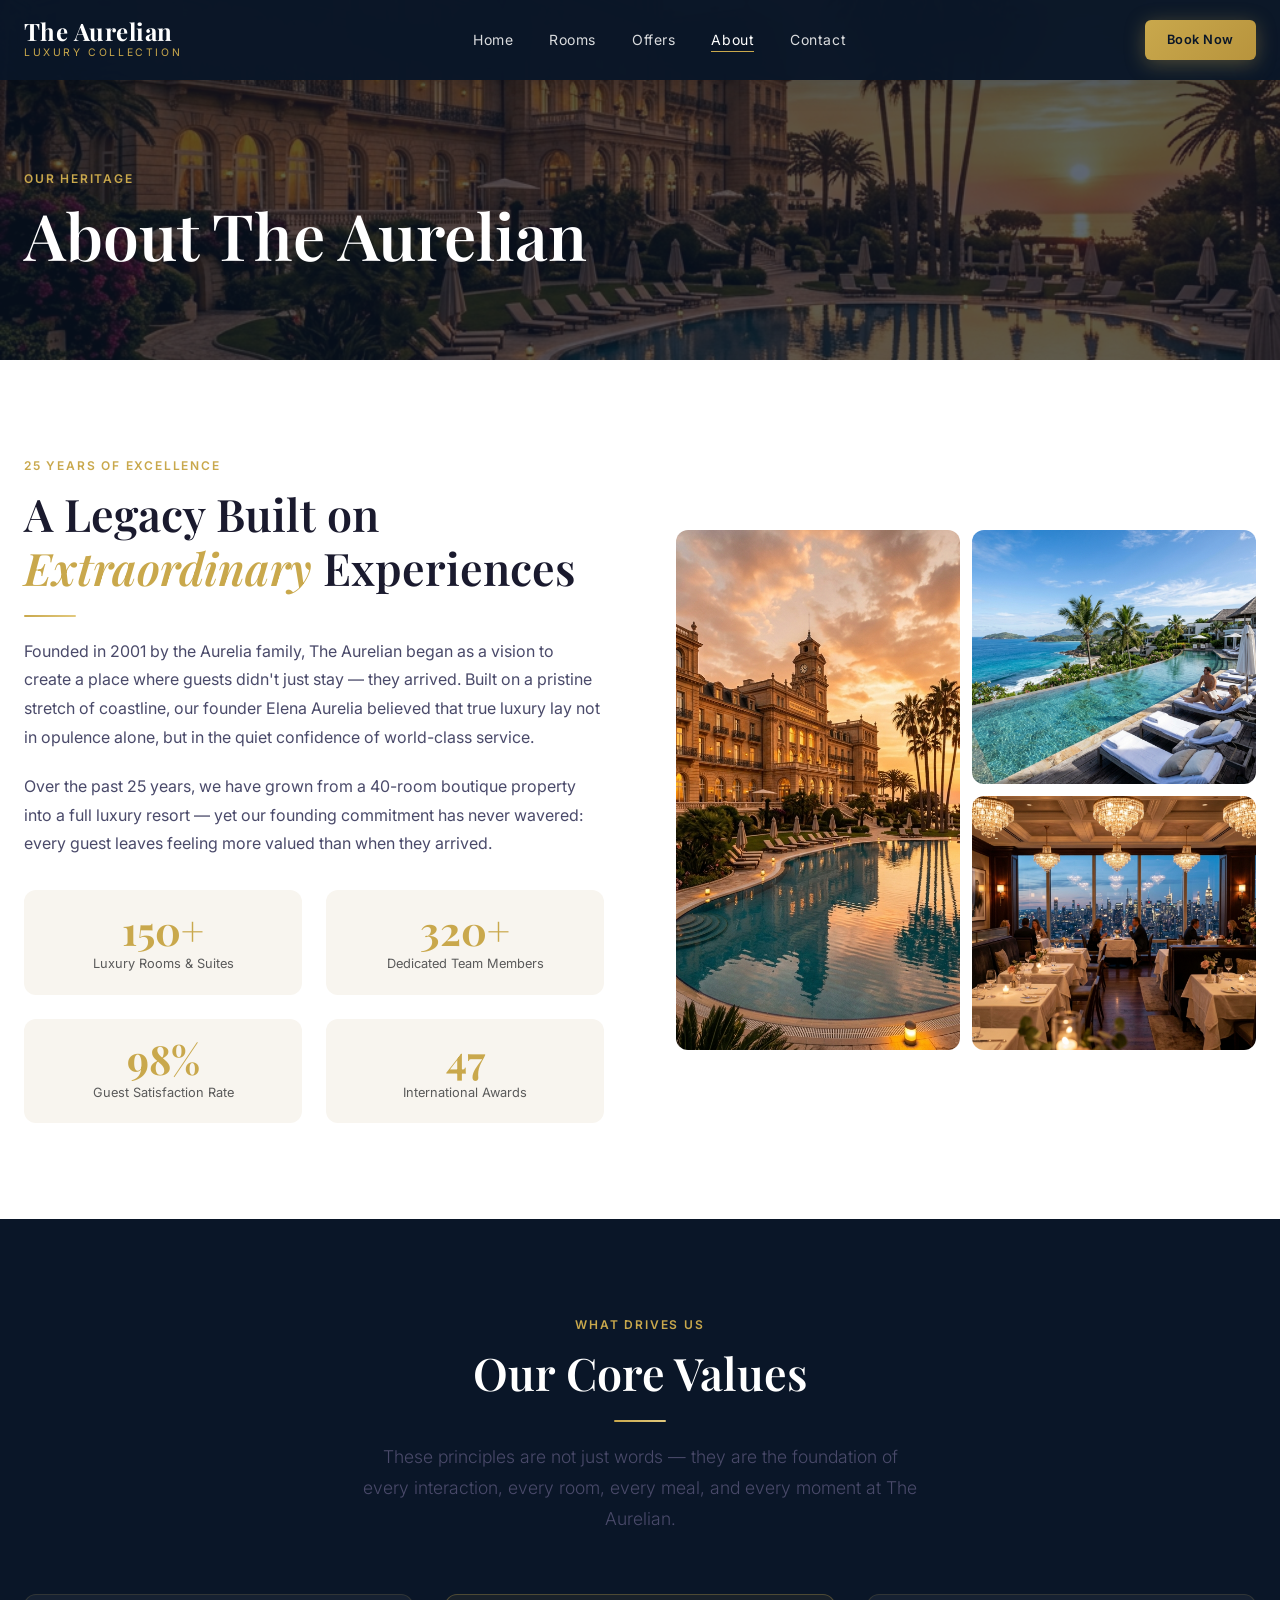
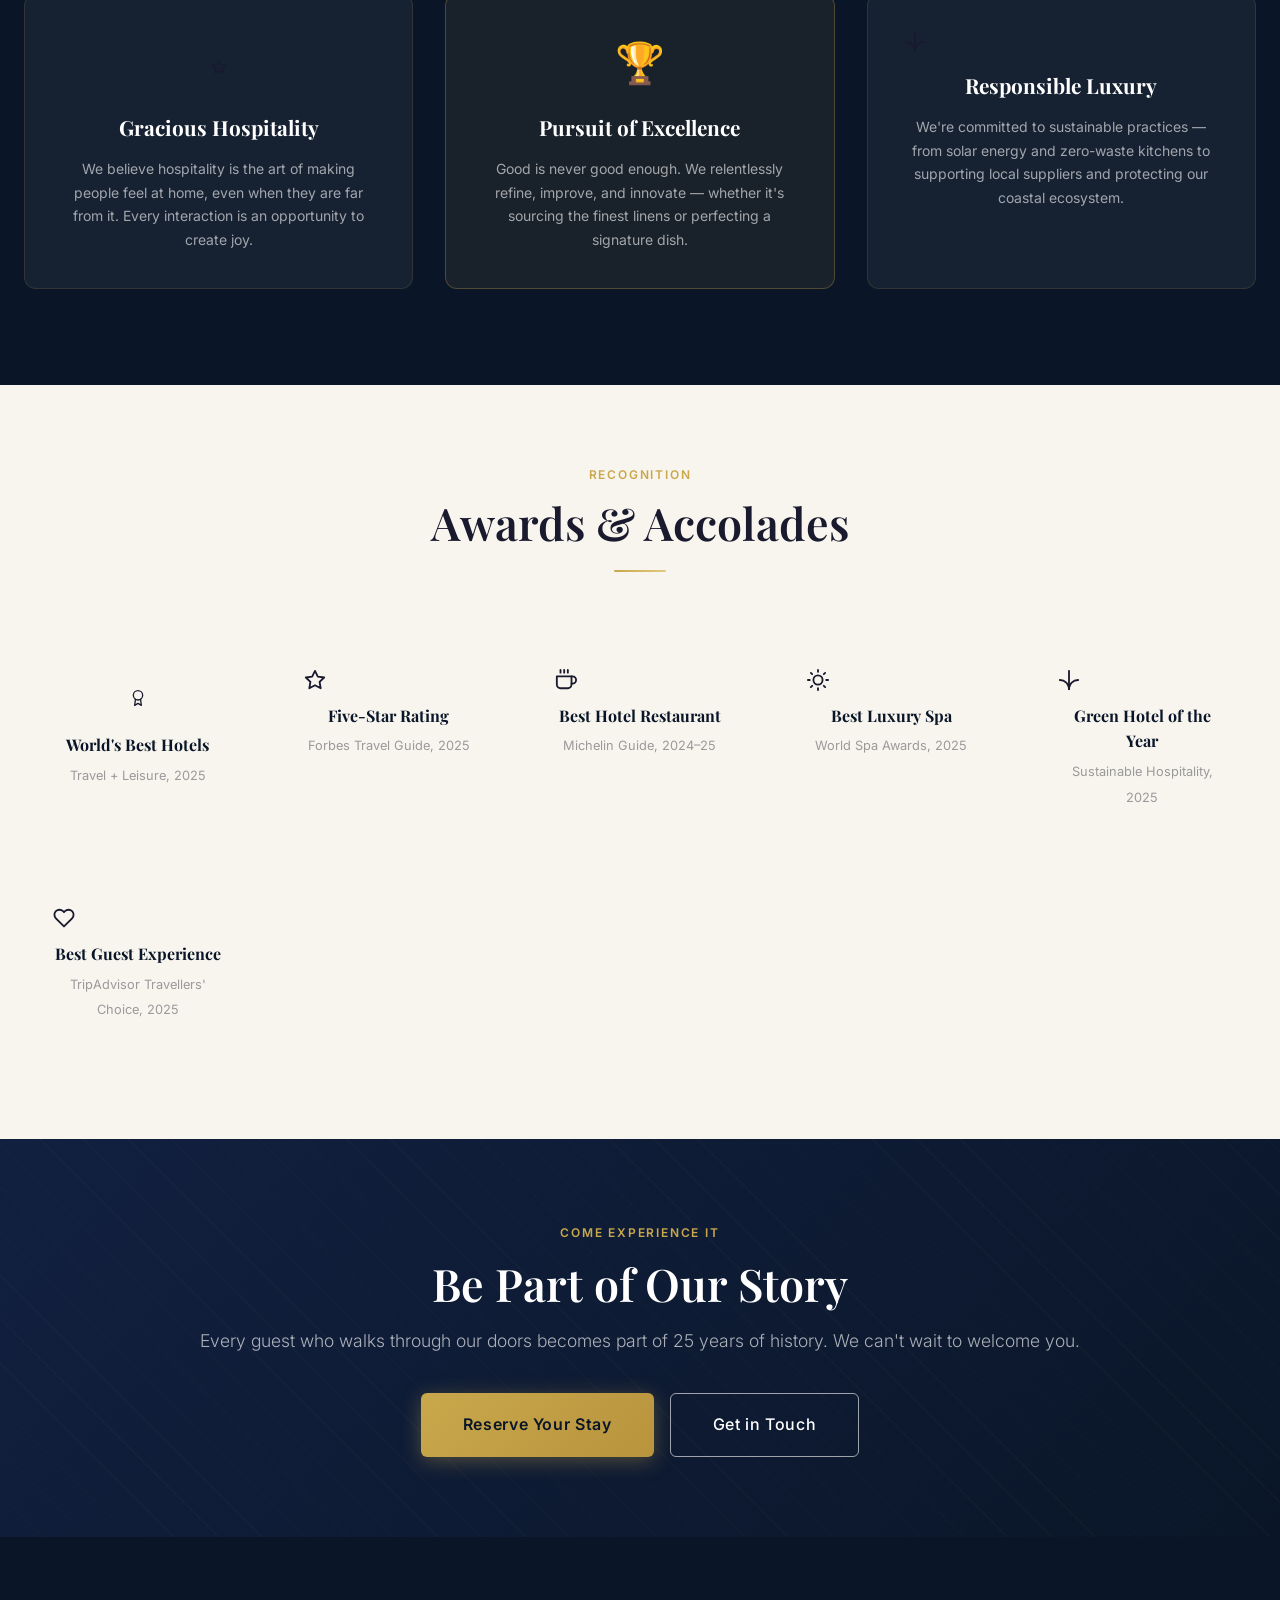
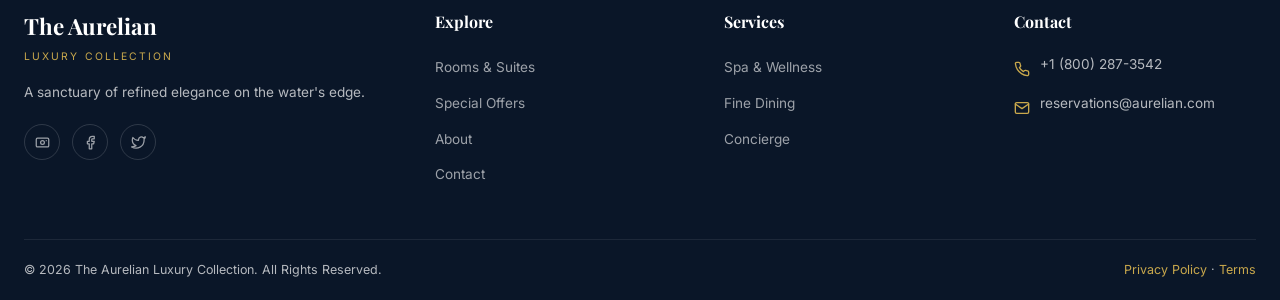
<file: about.html>
<!DOCTYPE html>
<html lang="en">
<head>
  <meta charset="UTF-8" />
  <meta name="viewport" content="width=device-width, initial-scale=1.0" />
  <title>About The Aurelian — Our Story & Heritage</title>
  <meta name="description" content="Discover the story behind The Aurelian — 25 years of luxury hospitality, award-winning service, and a passion for creating unforgettable guest experiences." />
  <link rel="stylesheet" href="style.css" />
  <link rel="preconnect" href="https://fonts.googleapis.com" />
</head>
<body class="page-enter">

  <nav class="navbar scrolled" id="navbar">
    <div class="nav-inner">
      <a href="index.html" class="nav-logo">
        <span class="logo-name">The Aurelian</span>
        <span class="logo-tagline">Luxury Collection</span>
      </a>
      <ul class="nav-links">
        <li><a href="index.html">Home</a></li>
        <li><a href="rooms.html">Rooms</a></li>
        <li><a href="offers.html">Offers</a></li>
        <li><a href="about.html" class="active">About</a></li>
        <li><a href="contact.html">Contact</a></li>
      </ul>
      <a href="booking.html" class="btn btn-primary btn-sm nav-cta">Book Now</a>
      <button class="nav-hamburger" id="hamburger-btn" aria-label="Open menu"><span></span><span></span><span></span></button>
    </div>
  </nav>

  <div class="mobile-nav" id="mobile-nav">
    <button class="mobile-nav-close" id="mobile-nav-close">&times;</button>
    <a href="index.html">Home</a>
    <a href="rooms.html">Rooms</a>
    <a href="offers.html">Offers</a>
    <a href="about.html">About</a>
    <a href="contact.html">Contact</a>
    <a href="booking.html" class="btn btn-primary">Book Now</a>
  </div>

  <div class="page-hero">
    <div class="page-hero-bg">
      <img src="assets/hero.png" alt="The Aurelian Hotel grounds" />
    </div>
    <div class="page-hero-content">
      <span class="overline">Our Heritage</span>
      <h1 class="h1">About The Aurelian</h1>
    </div>
  </div>

  <!-- OUR STORY -->
  <section style="background:var(--white);padding:96px 0;">
    <div class="container">
      <div style="display:grid;grid-template-columns:1fr 1fr;gap:72px;align-items:center;">
        <div class="reveal">
          <span class="overline" style="display:block;margin-bottom:12px;">25 Years of Excellence</span>
          <h2 class="h2" style="margin-bottom:20px;">A Legacy Built on <em style="color:var(--gold);font-style:italic;">Extraordinary</em> Experiences</h2>
          <div class="divider-gold" style="margin:20px 0;"></div>
          <p style="font-size:1rem;color:var(--text-secondary);line-height:1.8;margin-bottom:20px;">Founded in 2001 by the Aurelia family, The Aurelian began as a vision to create a place where guests didn't just stay — they arrived. Built on a pristine stretch of coastline, our founder Elena Aurelia believed that true luxury lay not in opulence alone, but in the quiet confidence of world-class service.</p>
          <p style="font-size:1rem;color:var(--text-secondary);line-height:1.8;margin-bottom:32px;">Over the past 25 years, we have grown from a 40-room boutique property into a full luxury resort — yet our founding commitment has never wavered: every guest leaves feeling more valued than when they arrived.</p>
          <div style="display:grid;grid-template-columns:1fr 1fr;gap:24px;">
            <div style="text-align:center;padding:20px;background:var(--cream);border-radius:var(--radius-md);">
              <div style="font-family:var(--font-serif);font-size:2.5rem;font-weight:700;color:var(--gold);line-height:1;">150+</div>
              <div style="font-size:0.8rem;color:var(--grey-600);margin-top:4px;">Luxury Rooms & Suites</div>
            </div>
            <div style="text-align:center;padding:20px;background:var(--cream);border-radius:var(--radius-md);">
              <div style="font-family:var(--font-serif);font-size:2.5rem;font-weight:700;color:var(--gold);line-height:1;">320+</div>
              <div style="font-size:0.8rem;color:var(--grey-600);margin-top:4px;">Dedicated Team Members</div>
            </div>
            <div style="text-align:center;padding:20px;background:var(--cream);border-radius:var(--radius-md);">
              <div style="font-family:var(--font-serif);font-size:2.5rem;font-weight:700;color:var(--gold);line-height:1;">98%</div>
              <div style="font-size:0.8rem;color:var(--grey-600);margin-top:4px;">Guest Satisfaction Rate</div>
            </div>
            <div style="text-align:center;padding:20px;background:var(--cream);border-radius:var(--radius-md);">
              <div style="font-family:var(--font-serif);font-size:2.5rem;font-weight:700;color:var(--gold);line-height:1;">47</div>
              <div style="font-size:0.8rem;color:var(--grey-600);margin-top:4px;">International Awards</div>
            </div>
          </div>
        </div>
        <div class="reveal reveal-delay-2" style="display:grid;grid-template-columns:1fr 1fr;gap:12px;height:520px;">
          <div style="border-radius:var(--radius-md);overflow:hidden;grid-row:span 2;">
            <img src="assets/hero.png" alt="Hotel exterior" style="width:100%;height:100%;object-fit:cover;" loading="lazy" />
          </div>
          <div style="border-radius:var(--radius-md);overflow:hidden;">
            <img src="assets/pool.png" alt="Hotel pool" style="width:100%;height:100%;object-fit:cover;" loading="lazy" />
          </div>
          <div style="border-radius:var(--radius-md);overflow:hidden;">
            <img src="assets/restaurant.png" alt="Hotel restaurant" style="width:100%;height:100%;object-fit:cover;" loading="lazy" />
          </div>
        </div>
      </div>
    </div>
  </section>

  <!-- VALUES -->
  <section style="background:var(--navy);padding:96px 0;">
    <div class="container">
      <div class="section-heading text-center">
        <span class="overline">What Drives Us</span>
        <h2 class="h2" style="color:var(--white);">Our Core Values</h2>
        <div class="divider-gold"></div>
        <p class="lead">These principles are not just words — they are the foundation of every interaction, every room, every meal, and every moment at The Aurelian.</p>
      </div>
      <div style="display:grid;grid-template-columns:repeat(3,1fr);gap:32px;margin-top:60px;">
        <div class="reveal reveal-delay-1" style="background:rgba(255,255,255,0.05);border:1px solid rgba(201,168,76,0.15);border-radius:var(--radius-md);padding:36px;text-align:center;">
          <div style="font-size:2.5rem;margin-bottom:16px;"><svg class="icon-svg-sm" viewBox="0 0 24 24" fill="none" stroke="currentColor" stroke-width="2" stroke-linecap="round" stroke-linejoin="round"><polygon points="12 2 15.09 8.26 22 9.27 17 14.14 18.18 21.02 12 17.77 5.82 21.02 7 14.14 2 9.27 8.91 8.26 12 2"></polygon></svg></div>
          <h3 style="font-family:var(--font-serif);font-size:1.3rem;color:var(--white);margin-bottom:12px;">Gracious Hospitality</h3>
          <p style="font-size:0.875rem;color:rgba(255,255,255,0.6);line-height:1.7;">We believe hospitality is the art of making people feel at home, even when they are far from it. Every interaction is an opportunity to create joy.</p>
        </div>
        <div class="reveal reveal-delay-2" style="background:rgba(201,168,76,0.08);border:1px solid rgba(201,168,76,0.3);border-radius:var(--radius-md);padding:36px;text-align:center;">
          <div style="font-size:2.5rem;margin-bottom:16px;">🏆</div>
          <h3 style="font-family:var(--font-serif);font-size:1.3rem;color:var(--white);margin-bottom:12px;">Pursuit of Excellence</h3>
          <p style="font-size:0.875rem;color:rgba(255,255,255,0.6);line-height:1.7;">Good is never good enough. We relentlessly refine, improve, and innovate — whether it's sourcing the finest linens or perfecting a signature dish.</p>
        </div>
        <div class="reveal reveal-delay-3" style="background:rgba(255,255,255,0.05);border:1px solid rgba(201,168,76,0.15);border-radius:var(--radius-md);padding:36px;text-align:center;">
          <div style="font-size:2.5rem;margin-bottom:16px;"><svg class="icon-svg" viewBox="0 0 24 24" fill="none" stroke="currentColor" stroke-width="2" stroke-linecap="round" stroke-linejoin="round"><line x1="12" y1="22" x2="12" y2="2"></line><path d="M12 22A10 10 0 0 0 2 12a10 10 0 0 1 10 10z"></path><path d="M12 22a10 10 0 0 1 10-10 10 10 0 0 0-10 10z"></path></svg></div>
          <h3 style="font-family:var(--font-serif);font-size:1.3rem;color:var(--white);margin-bottom:12px;">Responsible Luxury</h3>
          <p style="font-size:0.875rem;color:rgba(255,255,255,0.6);line-height:1.7;">We're committed to sustainable practices — from solar energy and zero-waste kitchens to supporting local suppliers and protecting our coastal ecosystem.</p>
        </div>
      </div>
    </div>
  </section>

  <!-- AWARDS -->
  <section style="background:var(--cream);padding:80px 0;">
    <div class="container">
      <div class="section-heading text-center reveal">
        <span class="overline">Recognition</span>
        <h2 class="h2">Awards & Accolades</h2>
        <div class="divider-gold"></div>
      </div>
      <div style="display:grid;grid-template-columns:repeat(auto-fit,minmax(200px,1fr));gap:24px;">
        <div class="feature-card reveal reveal-delay-1" style="text-align:center;">
          <div style="font-size:2rem;margin-bottom:12px;"><svg class="icon-svg-sm" viewBox="0 0 24 24" fill="none" stroke="currentColor" stroke-width="2" stroke-linecap="round" stroke-linejoin="round"><circle cx="12" cy="8" r="7"></circle><polyline points="8.21 13.89 7 23 12 20 17 23 15.79 13.88"></polyline></svg></div>
          <strong style="display:block;font-family:var(--font-serif);font-size:1rem;color:var(--navy);margin-bottom:4px;">World's Best Hotels</strong>
          <span style="font-size:0.8rem;color:var(--grey-400);">Travel + Leisure, 2025</span>
        </div>
        <div class="feature-card reveal reveal-delay-2" style="text-align:center;">
          <div style="font-size:2rem;margin-bottom:12px;"><svg class="icon-svg" viewBox="0 0 24 24" fill="none" stroke="currentColor" stroke-width="2" stroke-linecap="round" stroke-linejoin="round"><polygon points="12 2 15.09 8.26 22 9.27 17 14.14 18.18 21.02 12 17.77 5.82 21.02 7 14.14 2 9.27 8.91 8.26 12 2"></polygon></svg></div>
          <strong style="display:block;font-family:var(--font-serif);font-size:1rem;color:var(--navy);margin-bottom:4px;">Five-Star Rating</strong>
          <span style="font-size:0.8rem;color:var(--grey-400);">Forbes Travel Guide, 2025</span>
        </div>
        <div class="feature-card reveal reveal-delay-3" style="text-align:center;">
          <div style="font-size:2rem;margin-bottom:12px;"><svg class="icon-svg" viewBox="0 0 24 24" fill="none" stroke="currentColor" stroke-width="2" stroke-linecap="round" stroke-linejoin="round"><path d="M18 8h1a4 4 0 0 1 0 8h-1"></path><path d="M2 8h16v9a4 4 0 0 1-4 4H6a4 4 0 0 1-4-4V8z"></path><line x1="6" y1="1" x2="6" y2="4"></line><line x1="10" y1="1" x2="10" y2="4"></line><line x1="14" y1="1" x2="14" y2="4"></line></svg></div>
          <strong style="display:block;font-family:var(--font-serif);font-size:1rem;color:var(--navy);margin-bottom:4px;">Best Hotel Restaurant</strong>
          <span style="font-size:0.8rem;color:var(--grey-400);">Michelin Guide, 2024–25</span>
        </div>
        <div class="feature-card reveal reveal-delay-4" style="text-align:center;">
          <div style="font-size:2rem;margin-bottom:12px;"><svg class="icon-svg" viewBox="0 0 24 24" fill="none" stroke="currentColor" stroke-width="2" stroke-linecap="round" stroke-linejoin="round"><circle cx="12" cy="12" r="5"></circle><line x1="12" y1="1" x2="12" y2="3"></line><line x1="12" y1="21" x2="12" y2="23"></line><line x1="4.22" y1="4.22" x2="5.64" y2="5.64"></line><line x1="18.36" y1="18.36" x2="19.78" y2="19.78"></line><line x1="1" y1="12" x2="3" y2="12"></line><line x1="21" y1="12" x2="23" y2="12"></line><line x1="4.22" y1="19.78" x2="5.64" y2="18.36"></line><line x1="18.36" y1="5.64" x2="19.78" y2="4.22"></line></svg></div>
          <strong style="display:block;font-family:var(--font-serif);font-size:1rem;color:var(--navy);margin-bottom:4px;">Best Luxury Spa</strong>
          <span style="font-size:0.8rem;color:var(--grey-400);">World Spa Awards, 2025</span>
        </div>
        <div class="feature-card reveal reveal-delay-1" style="text-align:center;">
          <div style="font-size:2rem;margin-bottom:12px;"><svg class="icon-svg" viewBox="0 0 24 24" fill="none" stroke="currentColor" stroke-width="2" stroke-linecap="round" stroke-linejoin="round"><line x1="12" y1="22" x2="12" y2="2"></line><path d="M12 22A10 10 0 0 0 2 12a10 10 0 0 1 10 10z"></path><path d="M12 22a10 10 0 0 1 10-10 10 10 0 0 0-10 10z"></path></svg></div>
          <strong style="display:block;font-family:var(--font-serif);font-size:1rem;color:var(--navy);margin-bottom:4px;">Green Hotel of the Year</strong>
          <span style="font-size:0.8rem;color:var(--grey-400);">Sustainable Hospitality, 2025</span>
        </div>
        <div class="feature-card reveal reveal-delay-2" style="text-align:center;">
          <div style="font-size:2rem;margin-bottom:12px;"><svg class="icon-svg" viewBox="0 0 24 24" fill="none" stroke="currentColor" stroke-width="2" stroke-linecap="round" stroke-linejoin="round"><path d="M20.84 4.61a5.5 5.5 0 0 0-7.78 0L12 5.67l-1.06-1.06a5.5 5.5 0 0 0-7.78 7.78l1.06 1.06L12 21.23l7.78-7.78 1.06-1.06a5.5 5.5 0 0 0 0-7.78v0z"></path></svg></div>
          <strong style="display:block;font-family:var(--font-serif);font-size:1rem;color:var(--navy);margin-bottom:4px;">Best Guest Experience</strong>
          <span style="font-size:0.8rem;color:var(--grey-400);">TripAdvisor Travellers' Choice, 2025</span>
        </div>
      </div>
    </div>
  </section>

  <section class="cta-banner">
    <div class="container">
      <div class="cta-content">
        <span class="overline">Come Experience It</span>
        <h2 class="h2">Be Part of Our Story</h2>
        <p class="lead">Every guest who walks through our doors becomes part of 25 years of history. We can't wait to welcome you.</p>
        <div class="cta-actions">
          <a href="booking.html" class="btn btn-primary btn-lg" id="about-cta-book">Reserve Your Stay</a>
          <a href="contact.html" class="btn btn-outline-white btn-lg" id="about-cta-contact">Get in Touch</a>
        </div>
      </div>
    </div>
  </section>

  <footer class="footer">
    <div class="container">
      <div class="footer-grid">
        <div class="footer-brand">
          <div class="logo-name">The Aurelian</div>
          <div class="logo-tagline">Luxury Collection</div>
          <p>A sanctuary of refined elegance on the water's edge.</p>
          <div class="footer-social">
            <a href="#" class="social-btn" aria-label="Instagram"><svg class="icon-svg-sm" viewBox="0 0 24 24" fill="none" stroke="currentColor" stroke-width="2" stroke-linecap="round" stroke-linejoin="round"><rect x="2" y="5" width="20" height="14" rx="2" ry="2"></rect><circle cx="12" cy="12" r="3"></circle><line x1="18" y1="9" x2="18.01" y2="9"></line></svg></a>
            <a href="#" class="social-btn" aria-label="Facebook"><svg class="icon-svg-sm" viewBox="0 0 24 24" fill="none" stroke="currentColor" stroke-width="2" stroke-linecap="round" stroke-linejoin="round"><path d="M18 2h-3a5 5 0 0 0-5 5v3H7v4h3v8h4v-8h3l1-4h-4V7a1 1 0 0 1 1-1h3z"></path></svg></a>
            <a href="#" class="social-btn" aria-label="Twitter"><svg class="icon-svg-sm" viewBox="0 0 24 24" fill="none" stroke="currentColor" stroke-width="2" stroke-linecap="round" stroke-linejoin="round"><path d="M23 3a10.9 10.9 0 0 1-3.14 1.53 4.48 4.48 0 0 0-7.86 3v1A10.66 10.66 0 0 1 3 4s-4 9 5 13a11.64 11.64 0 0 1-7 2c9 5 20 0 20-11.5a4.5 4.5 0 0 0-.08-.83A7.72 7.72 0 0 0 23 3z"></path></svg></a>
          </div>
        </div>
        <div class="footer-col">
          <h4>Explore</h4>
          <ul>
            <li><a href="rooms.html">Rooms & Suites</a></li>
            <li><a href="offers.html">Special Offers</a></li>
            <li><a href="about.html">About</a></li>
            <li><a href="contact.html">Contact</a></li>
          </ul>
        </div>
        <div class="footer-col">
          <h4>Services</h4>
          <ul>
            <li><a href="#">Spa & Wellness</a></li>
            <li><a href="#">Fine Dining</a></li>
            <li><a href="#">Concierge</a></li>
          </ul>
        </div>
        <div class="footer-col">
          <h4>Contact</h4>
          <div class="footer-contact-item"><span class="icon"><svg class="icon-svg-sm" viewBox="0 0 24 24" fill="none" stroke="currentColor" stroke-width="2" stroke-linecap="round" stroke-linejoin="round"><path d="M22 16.92v3a2 2 0 0 1-2.18 2 19.79 19.79 0 0 1-8.63-3.07 19.5 19.5 0 0 1-6-6 19.79 19.79 0 0 1-3.07-8.67A2 2 0 0 1 4.11 2h3a2 2 0 0 1 2 1.72 12.84 12.84 0 0 0 .7 2.81 2 2 0 0 1-.45 2.11L8.09 9.91a16 16 0 0 0 6 6l1.27-1.27a2 2 0 0 1 2.11-.45 12.84 12.84 0 0 0 2.81.7A2 2 0 0 1 22 16.92z"></path></svg></span><span>+1 (800) 287-3542</span></div>
          <div class="footer-contact-item"><span class="icon"><svg class="icon-svg-sm" viewBox="0 0 24 24" fill="none" stroke="currentColor" stroke-width="2" stroke-linecap="round" stroke-linejoin="round"><path d="M4 4h16c1.1 0 2 .9 2 2v12c0 1.1-.9 2-2 2H4c-1.1 0-2-.9-2-2V6c0-1.1.9-2 2-2z"></path><polyline points="22,6 12,13 2,6"></polyline></svg></span><span>reservations@aurelian.com</span></div>
        </div>
      </div>
      <div class="footer-bottom">
        <span>© 2026 The Aurelian Luxury Collection. All Rights Reserved.</span>
        <span><a href="#">Privacy Policy</a> · <a href="#">Terms</a></span>
      </div>
    </div>
  </footer>

  <script src="script.js"></script>
</body>
</html>
</file>
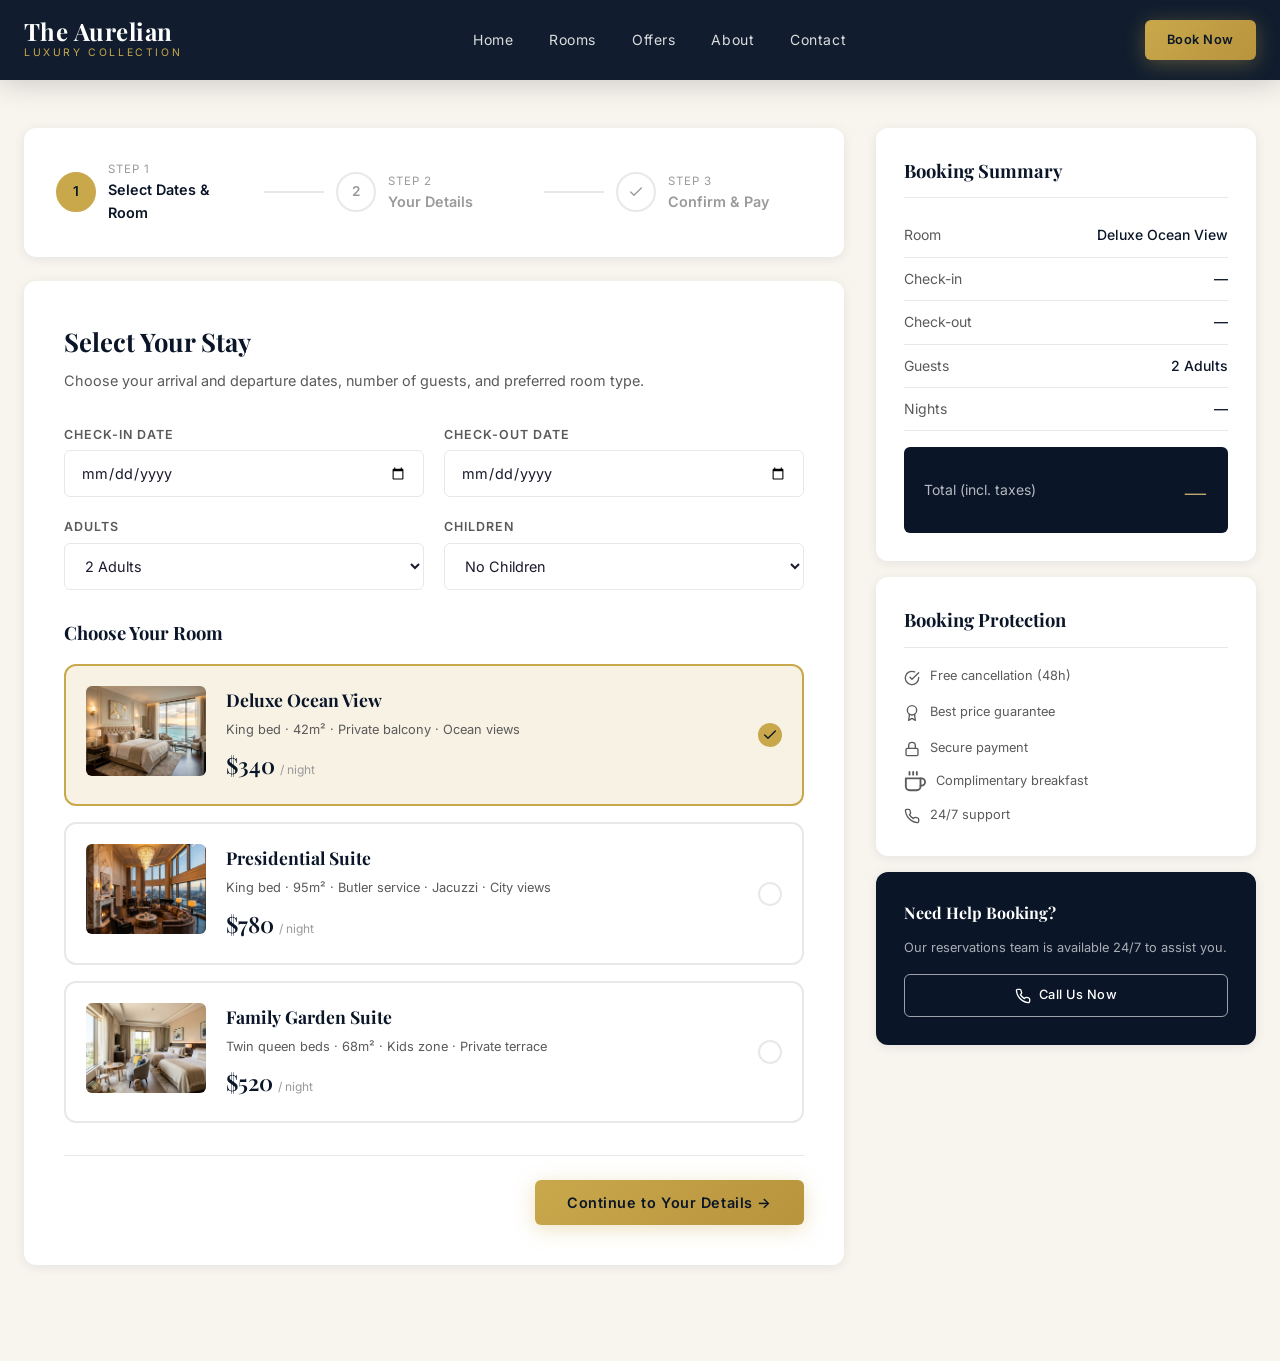
<file: booking.html>
<!DOCTYPE html>
<html lang="en">
<head>
  <meta charset="UTF-8" />
  <meta name="viewport" content="width=device-width, initial-scale=1.0" />
  <title>Book Your Stay — The Aurelian Luxury Hotel</title>
  <meta name="description" content="Reserve your luxury room at The Aurelian. Enjoy best price guarantee, free cancellation, and complimentary breakfast when you book directly with us." />
  <link rel="stylesheet" href="style.css" />
  <link rel="stylesheet" href="booking.css" />
  <link rel="preconnect" href="https://fonts.googleapis.com" />
</head>
<body class="page-enter">

  <!-- NAVIGATION -->
  <nav class="navbar scrolled" id="navbar">
    <div class="nav-inner">
      <a href="index.html" class="nav-logo">
        <span class="logo-name">The Aurelian</span>
        <span class="logo-tagline">Luxury Collection</span>
      </a>
      <ul class="nav-links">
        <li><a href="index.html">Home</a></li>
        <li><a href="rooms.html">Rooms</a></li>
        <li><a href="offers.html">Offers</a></li>
        <li><a href="about.html">About</a></li>
        <li><a href="contact.html">Contact</a></li>
      </ul>
      <a href="booking.html" class="btn btn-primary btn-sm nav-cta active">Book Now</a>
      <button class="nav-hamburger" id="hamburger-btn" aria-label="Open menu"><span></span><span></span><span></span></button>
    </div>
  </nav>

  <div class="mobile-nav" id="mobile-nav">
    <button class="mobile-nav-close" id="mobile-nav-close">&times;</button>
    <a href="index.html">Home</a>
    <a href="rooms.html">Rooms</a>
    <a href="offers.html">Offers</a>
    <a href="about.html">About</a>
    <a href="contact.html">Contact</a>
    <a href="booking.html" class="btn btn-primary">Book Now</a>
  </div>

  <div class="booking-page">
    <div class="booking-layout">
      <!-- MAIN FORM AREA -->
      <div class="booking-main">

        <!-- PROGRESS BAR -->
        <div class="booking-progress">
          <div class="stepper" id="stepper">
            <div class="step active" id="step-indicator-1">
              <div class="step-circle" id="step-circle-1">1</div>
              <div class="step-info">
                <span class="step-label">Step 1</span>
                <span class="step-title">Select Dates & Room</span>
              </div>
            </div>
            <div class="step-connector" id="connector-1"></div>
            <div class="step" id="step-indicator-2">
              <div class="step-circle" id="step-circle-2">2</div>
              <div class="step-info">
                <span class="step-label">Step 2</span>
                <span class="step-title">Your Details</span>
              </div>
            </div>
            <div class="step-connector" id="connector-2"></div>
            <div class="step" id="step-indicator-3">
              <div class="step-circle" id="step-circle-3"><svg class="icon-svg-sm" viewBox="0 0 24 24" fill="none" stroke="currentColor" stroke-width="2" stroke-linecap="round" stroke-linejoin="round"><polyline points="20 6 9 17 4 12"></polyline></svg></div>
              <div class="step-info">
                <span class="step-label">Step 3</span>
                <span class="step-title">Confirm & Pay</span>
              </div>
            </div>
          </div>
        </div>

        <!-- FORM CARD -->
        <div class="booking-form-card">

          <!-- STEP 1: Dates + Room -->
          <div class="step-panel active" id="panel-1">
            <h1 class="step-panel-title">Select Your Stay</h1>
            <p class="step-panel-subtitle">Choose your arrival and departure dates, number of guests, and preferred room type.</p>

            <div class="form-grid" style="margin-bottom:28px;">
              <div class="form-group">
                <label for="b-checkin">Check-In Date</label>
                <input type="date" id="b-checkin" name="checkin" required />
                <span class="form-error">Please select a check-in date</span>
              </div>
              <div class="form-group">
                <label for="b-checkout">Check-Out Date</label>
                <input type="date" id="b-checkout" name="checkout" required />
                <span class="form-error">Check-out must be after check-in</span>
              </div>
              <div class="form-group">
                <label for="b-adults">Adults</label>
                <select id="b-adults">
                  <option value="1">1 Adult</option>
                  <option value="2" selected>2 Adults</option>
                  <option value="3">3 Adults</option>
                  <option value="4">4 Adults</option>
                </select>
              </div>
              <div class="form-group">
                <label for="b-children">Children</label>
                <select id="b-children">
                  <option value="0" selected>No Children</option>
                  <option value="1">1 Child</option>
                  <option value="2">2 Children</option>
                  <option value="3">3 Children</option>
                </select>
              </div>
            </div>

            <h3 style="font-family:var(--font-serif);font-size:1.15rem;color:var(--navy);margin-bottom:16px;">Choose Your Room</h3>
            <div class="room-select-grid" id="room-select-grid">
              <label class="room-select-card selected" for="room-deluxe">
                <input type="radio" name="room" id="room-deluxe" value="deluxe" checked />
                <div class="room-select-img">
                  <img src="assets/room-deluxe.png" alt="Deluxe Ocean View" loading="lazy" />
                </div>
                <div class="room-select-info">
                  <h4>Deluxe Ocean View</h4>
                  <p>King bed · 42m² · Private balcony · Ocean views</p>
                  <div class="room-select-price">$340 <span>/ night</span></div>
                </div>
                <div class="room-check-badge"><svg class="icon-svg-sm" viewBox="0 0 24 24" fill="none" stroke="currentColor" stroke-width="2" stroke-linecap="round" stroke-linejoin="round"><polyline points="20 6 9 17 4 12"></polyline></svg></div>
              </label>
              <label class="room-select-card" for="room-suite">
                <input type="radio" name="room" id="room-suite" value="suite" />
                <div class="room-select-img">
                  <img src="assets/room-suite.png" alt="Presidential Suite" loading="lazy" />
                </div>
                <div class="room-select-info">
                  <h4>Presidential Suite</h4>
                  <p>King bed · 95m² · Butler service · Jacuzzi · City views</p>
                  <div class="room-select-price">$780 <span>/ night</span></div>
                </div>
                <div class="room-check-badge"><svg class="icon-svg-sm" viewBox="0 0 24 24" fill="none" stroke="currentColor" stroke-width="2" stroke-linecap="round" stroke-linejoin="round"><polyline points="20 6 9 17 4 12"></polyline></svg></div>
              </label>
              <label class="room-select-card" for="room-family">
                <input type="radio" name="room" id="room-family" value="family" />
                <div class="room-select-img">
                  <img src="assets/room-family.png" alt="Family Garden Suite" loading="lazy" />
                </div>
                <div class="room-select-info">
                  <h4>Family Garden Suite</h4>
                  <p>Twin queen beds · 68m² · Kids zone · Private terrace</p>
                  <div class="room-select-price">$520 <span>/ night</span></div>
                </div>
                <div class="room-check-badge"><svg class="icon-svg-sm" viewBox="0 0 24 24" fill="none" stroke="currentColor" stroke-width="2" stroke-linecap="round" stroke-linejoin="round"><polyline points="20 6 9 17 4 12"></polyline></svg></div>
              </label>
            </div>

            <div class="step-nav">
              <div></div>
              <button class="btn btn-primary" id="step1-next" type="button">Continue to Your Details &rarr;</button>
            </div>
          </div>

          <!-- STEP 2: Guest Details -->
          <div class="step-panel" id="panel-2">
            <h2 class="step-panel-title">Your Details</h2>
            <p class="step-panel-subtitle">We'll use this information for your reservation confirmation and check-in.</p>

            <div class="form-grid">
              <div class="form-group">
                <label for="g-firstname">First Name</label>
                <input type="text" id="g-firstname" placeholder="John" autocomplete="given-name" required />
                <span class="form-error">Please enter your first name</span>
              </div>
              <div class="form-group">
                <label for="g-lastname">Last Name</label>
                <input type="text" id="g-lastname" placeholder="Doe" autocomplete="family-name" required />
                <span class="form-error">Please enter your last name</span>
              </div>
              <div class="form-group">
                <label for="g-email">Email Address</label>
                <input type="email" id="g-email" placeholder="john@example.com" autocomplete="email" required />
                <span class="form-error">Please enter a valid email</span>
              </div>
              <div class="form-group">
                <label for="g-phone">Phone Number</label>
                <input type="tel" id="g-phone" placeholder="+1 (000) 000-0000" autocomplete="tel" required />
                <span class="form-error">Please enter a phone number</span>
              </div>
              <div class="form-group">
                <label for="g-country">Country</label>
                <select id="g-country" autocomplete="country">
                  <option value="">Select country</option>
                  <option value="us">United States</option>
                  <option value="uk">United Kingdom</option>
                  <option value="in">India</option>
                  <option value="ca">Canada</option>
                  <option value="au">Australia</option>
                  <option value="de">Germany</option>
                  <option value="fr">France</option>
                  <option value="sg">Singapore</option>
                  <option value="ae">UAE</option>
                  <option value="other">Other</option>
                </select>
              </div>
              <div class="form-group">
                <label for="g-arrival">Estimated Arrival Time</label>
                <select id="g-arrival">
                  <option value="">Select time</option>
                  <option value="early">Before 12pm (Early Check-in)</option>
                  <option value="afternoon">12pm – 3pm</option>
                  <option value="standard" selected>3pm – 6pm (Standard)</option>
                  <option value="evening">6pm – 10pm</option>
                  <option value="late">After 10pm (Late Arrival)</option>
                </select>
              </div>
              <div class="form-group col-2">
                <label for="g-requests">Special Requests (Optional)</label>
                <textarea id="g-requests" placeholder="Dietary requirements, accessibility needs, celebration arrangements, etc."></textarea>
              </div>
            </div>

            <div style="background:var(--gold-dim);border:1px solid rgba(201,168,76,0.3);border-radius:var(--radius-sm);padding:14px 18px;margin-top:20px;font-size:0.825rem;color:var(--text-secondary);">
              <svg class="icon-svg-sm" viewBox="0 0 24 24" fill="none" stroke="currentColor" stroke-width="2" stroke-linecap="round" stroke-linejoin="round"><rect x="3" y="11" width="18" height="11" rx="2" ry="2"></rect><path d="M7 11V7a5 5 0 0 1 10 0v4"></path></svg> Your information is encrypted and secure. We never sell or share guest data with third parties.
            </div>

            <div class="step-nav">
              <button class="btn btn-outline" id="step2-back" type="button">&larr; Back</button>
              <button class="btn btn-primary" id="step2-next" type="button">Review & Confirm &rarr;</button>
            </div>
          </div>

          <!-- STEP 3: Summary + Payment -->
          <div class="step-panel" id="panel-3">
            <h2 class="step-panel-title">Confirm Your Reservation</h2>
            <p class="step-panel-subtitle">Please review your booking details before completing your reservation.</p>

            <div class="summary-section">
              <div class="summary-section-title">Stay Details</div>
              <div class="summary-row"><span class="label">Room Type</span><span class="value" id="sum-room">Deluxe Ocean View</span></div>
              <div class="summary-row"><span class="label">Check-In</span><span class="value" id="sum-checkin">—</span></div>
              <div class="summary-row"><span class="label">Check-Out</span><span class="value" id="sum-checkout">—</span></div>
              <div class="summary-row"><span class="label">Guests</span><span class="value" id="sum-guests">—</span></div>
              <div class="summary-row"><span class="label">Nights</span><span class="value" id="sum-nights">—</span></div>
            </div>

            <div class="summary-section">
              <div class="summary-section-title">Guest Information</div>
              <div class="summary-row"><span class="label">Name</span><span class="value" id="sum-name">—</span></div>
              <div class="summary-row"><span class="label">Email</span><span class="value" id="sum-email">—</span></div>
            </div>

            <div class="summary-section">
              <div class="summary-section-title">Pricing</div>
              <div class="summary-row"><span class="label">Room Rate</span><span class="value" id="sum-rate">—</span></div>
              <div class="summary-row"><span class="label">Direct Booking Discount (5%)</span><span class="value" style="color:#16a34a;" id="sum-discount">—</span></div>
              <div class="summary-row"><span class="label">Taxes & Fees (12%)</span><span class="value" id="sum-taxes">—</span></div>
              <div class="summary-row total"><span class="label">Total Amount</span><span class="value" id="sum-total">—</span></div>
            </div>

            <h3 style="font-family:var(--font-serif);font-size:1.1rem;color:var(--navy);margin:24px 0 16px;">Payment Information</h3>
            <div class="form-grid">
              <div class="form-group col-2">
                <label for="p-card">Card Number</label>
                <input type="text" id="p-card" placeholder="1234 5678 9012 3456" maxlength="19" autocomplete="cc-number" />
              </div>
              <div class="form-group">
                <label for="p-expiry">Expiry Date</label>
                <input type="text" id="p-expiry" placeholder="MM / YY" maxlength="7" autocomplete="cc-exp" />
              </div>
              <div class="form-group">
                <label for="p-cvv">CVV</label>
                <input type="text" id="p-cvv" placeholder="•••" maxlength="4" autocomplete="cc-csc" />
              </div>
              <div class="form-group col-2">
                <label for="p-name">Name on Card</label>
                <input type="text" id="p-name" placeholder="John Doe" autocomplete="cc-name" />
              </div>
            </div>

            <div style="display:flex;align-items:center;gap:12px;margin-top:20px;padding:14px 18px;background:var(--gold-dim);border:1px solid rgba(201,168,76,0.3);border-radius:var(--radius-sm);font-size:0.8rem;color:var(--text-secondary);">
              <span style="font-size:1.4rem;"><svg class="icon-svg-sm" viewBox="0 0 24 24" fill="none" stroke="currentColor" stroke-width="2" stroke-linecap="round" stroke-linejoin="round"><rect x="3" y="11" width="18" height="11" rx="2" ry="2"></rect><path d="M7 11V7a5 5 0 0 1 9.9-1"></path></svg></span>
              <span>This is a <strong>demo booking form</strong>. No real payment will be processed. Your card details are not stored or transmitted.</span>
            </div>

            <div class="step-nav">
              <button class="btn btn-outline" id="step3-back" type="button">&larr; Back</button>
              <button class="btn btn-primary btn-lg" id="confirm-booking-btn" type="button"><svg class="icon-svg-sm" viewBox="0 0 24 24" fill="none" stroke="currentColor" stroke-width="2" stroke-linecap="round" stroke-linejoin="round"><polygon points="12 2 15.09 8.26 22 9.27 17 14.14 18.18 21.02 12 17.77 5.82 21.02 7 14.14 2 9.27 8.91 8.26 12 2"></polygon></svg> Confirm Reservation</button>
            </div>
          </div>

          <!-- SUCCESS STATE -->
          <div class="step-panel" id="panel-success">
            <div class="booking-success">
              <div class="success-icon"><svg class="icon-svg-sm" viewBox="0 0 24 24" fill="none" stroke="currentColor" stroke-width="2" stroke-linecap="round" stroke-linejoin="round"><polyline points="20 6 9 17 4 12"></polyline></svg></div>
              <h2>Reservation Confirmed!</h2>
              <p>Thank you for booking directly with The Aurelian.<br>A confirmation has been sent to your email address.</p>
              <div class="booking-ref" id="booking-ref">REF-AUR-XXXXXX</div>
              <p style="font-size:0.85rem;color:var(--grey-400);">Please save this reference number for your records.</p>
              <div style="margin-top:32px;display:flex;gap:16px;justify-content:center;flex-wrap:wrap;">
                <a href="index.html" class="btn btn-outline">Return Home</a>
                <a href="#" class="btn btn-primary" onclick="window.print()">Print Confirmation</a>
              </div>
            </div>
          </div>

        </div>
      </div>

      <!-- SIDEBAR -->
      <div class="booking-sidebar">
        <div class="sidebar-card">
          <h3 class="sidebar-card-title">Booking Summary</h3>
          <div class="sidebar-row">
            <span class="s-label">Room</span>
            <span class="s-value" id="sb-room">Deluxe Ocean View</span>
          </div>
          <div class="sidebar-row">
            <span class="s-label">Check-in</span>
            <span class="s-value" id="sb-checkin">—</span>
          </div>
          <div class="sidebar-row">
            <span class="s-label">Check-out</span>
            <span class="s-value" id="sb-checkout">—</span>
          </div>
          <div class="sidebar-row">
            <span class="s-label">Guests</span>
            <span class="s-value" id="sb-guests">2 Adults</span>
          </div>
          <div class="sidebar-row">
            <span class="s-label">Nights</span>
            <span class="s-value" id="sb-nights">—</span>
          </div>
          <div class="sidebar-total">
            <span class="label">Total (incl. taxes)</span>
            <span class="amount" id="sb-total">—</span>
          </div>
        </div>
        <div class="sidebar-card">
          <h3 class="sidebar-card-title">Booking Protection</h3>
          <div class="trust-badges">
            <div class="trust-badge-item"><span class="icon"><svg class="icon-svg-sm" viewBox="0 0 24 24" fill="none" stroke="currentColor" stroke-width="2" stroke-linecap="round" stroke-linejoin="round"><path d="M22 11.08V12a10 10 0 1 1-5.93-9.14"></path><polyline points="22 4 12 14.01 9 11.01"></polyline></svg></span> Free cancellation (48h)</div>
            <div class="trust-badge-item"><span class="icon"><svg class="icon-svg-sm" viewBox="0 0 24 24" fill="none" stroke="currentColor" stroke-width="2" stroke-linecap="round" stroke-linejoin="round"><circle cx="12" cy="8" r="7"></circle><polyline points="8.21 13.89 7 23 12 20 17 23 15.79 13.88"></polyline></svg></span> Best price guarantee</div>
            <div class="trust-badge-item"><span class="icon"><svg class="icon-svg-sm" viewBox="0 0 24 24" fill="none" stroke="currentColor" stroke-width="2" stroke-linecap="round" stroke-linejoin="round"><rect x="3" y="11" width="18" height="11" rx="2" ry="2"></rect><path d="M7 11V7a5 5 0 0 1 10 0v4"></path></svg></span> Secure payment</div>
            <div class="trust-badge-item"><span class="icon"><svg class="icon-svg" viewBox="0 0 24 24" fill="none" stroke="currentColor" stroke-width="2" stroke-linecap="round" stroke-linejoin="round"><path d="M18 8h1a4 4 0 0 1 0 8h-1"></path><path d="M2 8h16v9a4 4 0 0 1-4 4H6a4 4 0 0 1-4-4V8z"></path><line x1="6" y1="1" x2="6" y2="4"></line><line x1="10" y1="1" x2="10" y2="4"></line><line x1="14" y1="1" x2="14" y2="4"></line></svg></span> Complimentary breakfast</div>
            <div class="trust-badge-item"><span class="icon"><svg class="icon-svg-sm" viewBox="0 0 24 24" fill="none" stroke="currentColor" stroke-width="2" stroke-linecap="round" stroke-linejoin="round"><path d="M22 16.92v3a2 2 0 0 1-2.18 2 19.79 19.79 0 0 1-8.63-3.07 19.5 19.5 0 0 1-6-6 19.79 19.79 0 0 1-3.07-8.67A2 2 0 0 1 4.11 2h3a2 2 0 0 1 2 1.72 12.84 12.84 0 0 0 .7 2.81 2 2 0 0 1-.45 2.11L8.09 9.91a16 16 0 0 0 6 6l1.27-1.27a2 2 0 0 1 2.11-.45 12.84 12.84 0 0 0 2.81.7A2 2 0 0 1 22 16.92z"></path></svg></span> 24/7 support</div>
          </div>
        </div>
        <div class="sidebar-card" style="background:var(--navy);color:var(--white);">
          <h3 style="font-family:var(--font-serif);font-size:1rem;color:var(--white);margin-bottom:12px;">Need Help Booking?</h3>
          <p style="font-size:0.8rem;color:rgba(255,255,255,0.65);margin-bottom:16px;">Our reservations team is available 24/7 to assist you.</p>
          <a href="tel:+18002873542" class="btn btn-outline-white btn-sm" style="width:100%;justify-content:center;"><svg class="icon-svg-sm" viewBox="0 0 24 24" fill="none" stroke="currentColor" stroke-width="2" stroke-linecap="round" stroke-linejoin="round"><path d="M22 16.92v3a2 2 0 0 1-2.18 2 19.79 19.79 0 0 1-8.63-3.07 19.5 19.5 0 0 1-6-6 19.79 19.79 0 0 1-3.07-8.67A2 2 0 0 1 4.11 2h3a2 2 0 0 1 2 1.72 12.84 12.84 0 0 0 .7 2.81 2 2 0 0 1-.45 2.11L8.09 9.91a16 16 0 0 0 6 6l1.27-1.27a2 2 0 0 1 2.11-.45 12.84 12.84 0 0 0 2.81.7A2 2 0 0 1 22 16.92z"></path></svg> Call Us Now</a>
        </div>
      </div>
    </div>
  </div>

  <script src="script.js"></script>
  <script src="booking.js"></script>
</body>
</html>
</file>
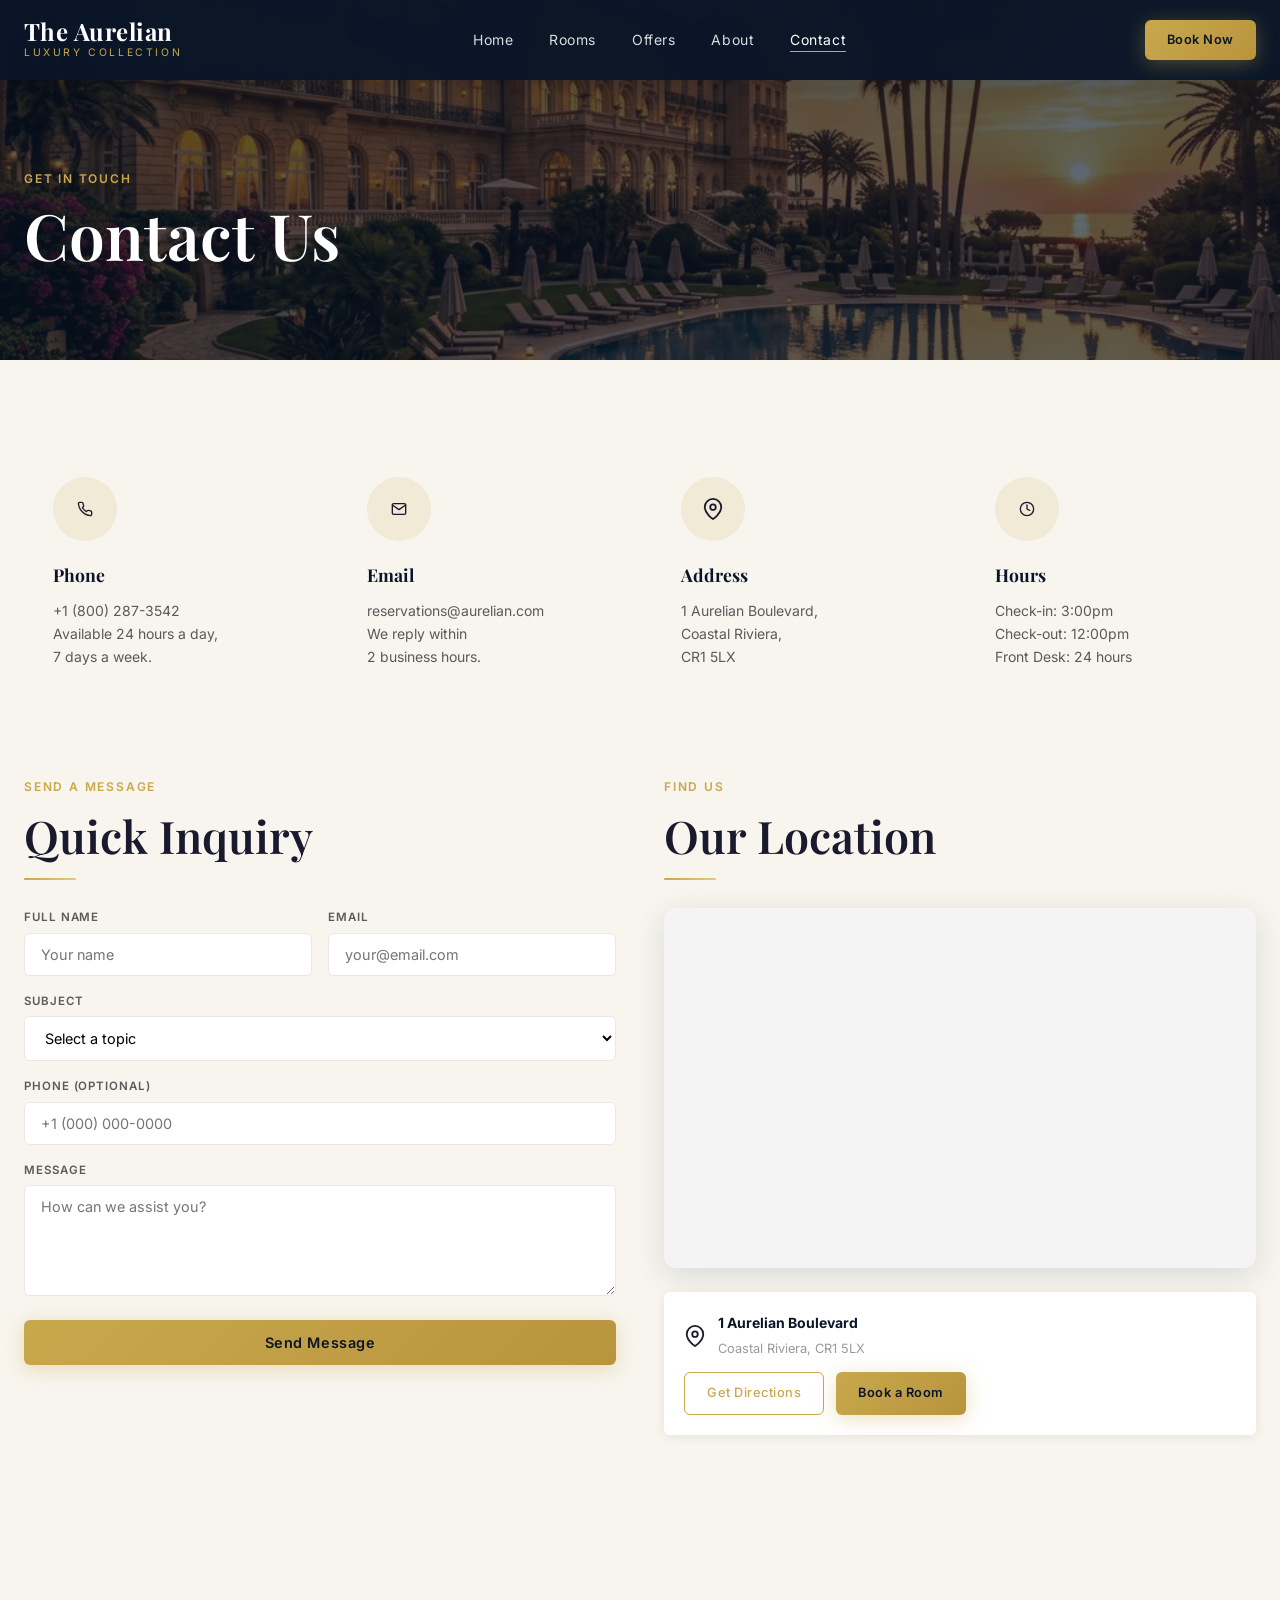
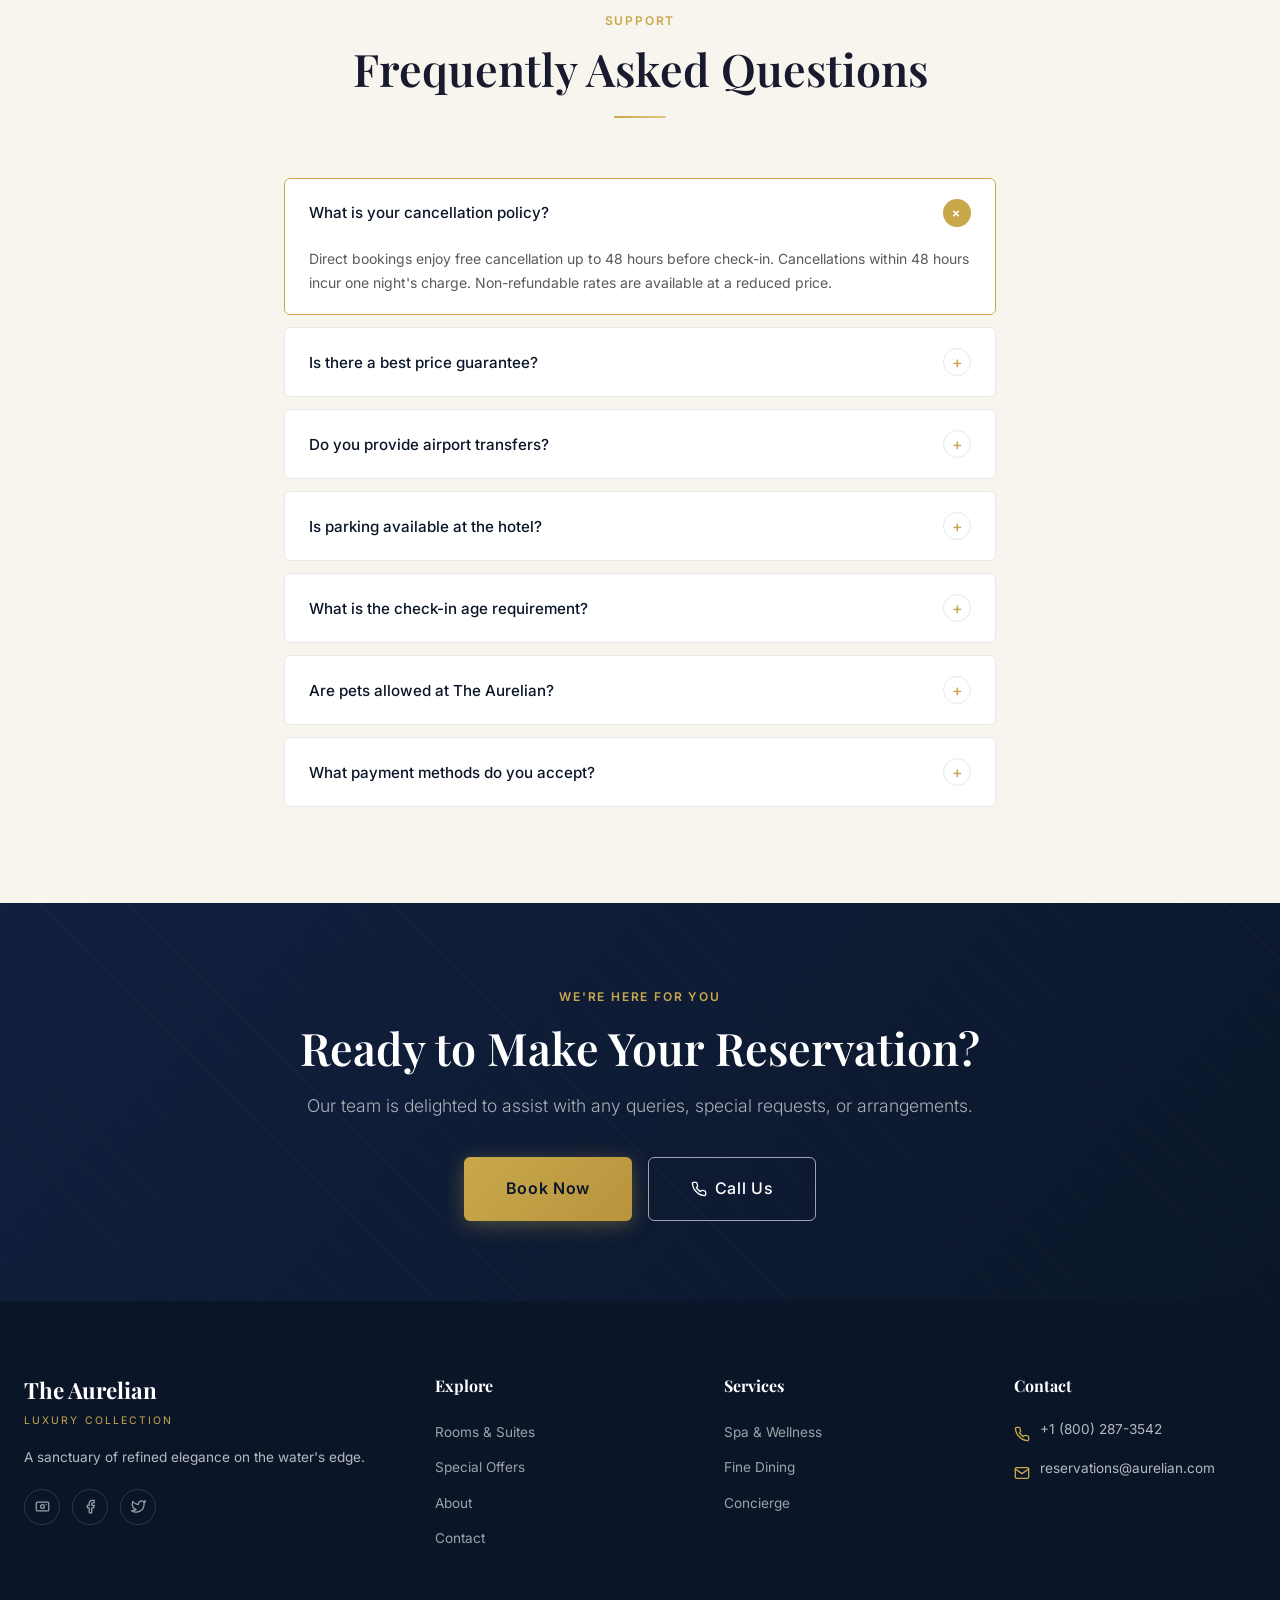
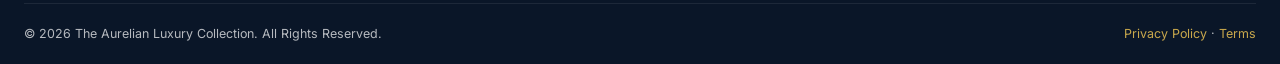
<file: contact.html>
<!DOCTYPE html>
<html lang="en">
<head>
  <meta charset="UTF-8" />
  <meta name="viewport" content="width=device-width, initial-scale=1.0" />
  <title>Contact Us — The Aurelian Luxury Hotel</title>
  <meta name="description" content="Get in touch with The Aurelian. Our reservations team is available 24/7. Find our location, contact details, and answers to frequently asked questions." />
  <link rel="stylesheet" href="style.css" />
  <link rel="preconnect" href="https://fonts.googleapis.com" />
</head>
<body class="page-enter">

  <nav class="navbar scrolled" id="navbar">
    <div class="nav-inner">
      <a href="index.html" class="nav-logo">
        <span class="logo-name">The Aurelian</span>
        <span class="logo-tagline">Luxury Collection</span>
      </a>
      <ul class="nav-links">
        <li><a href="index.html">Home</a></li>
        <li><a href="rooms.html">Rooms</a></li>
        <li><a href="offers.html">Offers</a></li>
        <li><a href="about.html">About</a></li>
        <li><a href="contact.html" class="active">Contact</a></li>
      </ul>
      <a href="booking.html" class="btn btn-primary btn-sm nav-cta">Book Now</a>
      <button class="nav-hamburger" id="hamburger-btn" aria-label="Open menu"><span></span><span></span><span></span></button>
    </div>
  </nav>

  <div class="mobile-nav" id="mobile-nav">
    <button class="mobile-nav-close" id="mobile-nav-close">&times;</button>
    <a href="index.html">Home</a>
    <a href="rooms.html">Rooms</a>
    <a href="offers.html">Offers</a>
    <a href="about.html">About</a>
    <a href="contact.html">Contact</a>
    <a href="booking.html" class="btn btn-primary">Book Now</a>
  </div>

  <div class="page-hero">
    <div class="page-hero-bg">
      <img src="assets/hero.png" alt="The Aurelian Hotel" />
    </div>
    <div class="page-hero-content">
      <span class="overline">Get In Touch</span>
      <h1 class="h1">Contact Us</h1>
    </div>
  </div>

  <!-- CONTACT CARDS -->
  <section style="background:var(--cream);padding:80px 0;">
    <div class="container">
      <div style="display:grid;grid-template-columns:repeat(4,1fr);gap:24px;margin-bottom:72px;">
        <div class="feature-card reveal reveal-delay-1" style="text-align:left;">
          <div class="feature-icon" style="margin-left:0;"><svg class="icon-svg-sm" viewBox="0 0 24 24" fill="none" stroke="currentColor" stroke-width="2" stroke-linecap="round" stroke-linejoin="round"><path d="M22 16.92v3a2 2 0 0 1-2.18 2 19.79 19.79 0 0 1-8.63-3.07 19.5 19.5 0 0 1-6-6 19.79 19.79 0 0 1-3.07-8.67A2 2 0 0 1 4.11 2h3a2 2 0 0 1 2 1.72 12.84 12.84 0 0 0 .7 2.81 2 2 0 0 1-.45 2.11L8.09 9.91a16 16 0 0 0 6 6l1.27-1.27a2 2 0 0 1 2.11-.45 12.84 12.84 0 0 0 2.81.7A2 2 0 0 1 22 16.92z"></path></svg></div>
          <h3>Phone</h3>
          <p>+1 (800) 287-3542<br>Available 24 hours a day,<br>7 days a week.</p>
        </div>
        <div class="feature-card reveal reveal-delay-2" style="text-align:left;">
          <div class="feature-icon" style="margin-left:0;"><svg class="icon-svg-sm" viewBox="0 0 24 24" fill="none" stroke="currentColor" stroke-width="2" stroke-linecap="round" stroke-linejoin="round"><path d="M4 4h16c1.1 0 2 .9 2 2v12c0 1.1-.9 2-2 2H4c-1.1 0-2-.9-2-2V6c0-1.1.9-2 2-2z"></path><polyline points="22,6 12,13 2,6"></polyline></svg></div>
          <h3>Email</h3>
          <p>reservations@aurelian.com<br>We reply within<br>2 business hours.</p>
        </div>
        <div class="feature-card reveal reveal-delay-3" style="text-align:left;">
          <div class="feature-icon" style="margin-left:0;"><svg class="icon-svg" viewBox="0 0 24 24" fill="none" stroke="currentColor" stroke-width="2" stroke-linecap="round" stroke-linejoin="round"><path d="M21 10c0 7-9 13-9 13s-9-6-9-13a9 9 0 0 1 18 0z"></path><circle cx="12" cy="10" r="3"></circle></svg></div>
          <h3>Address</h3>
          <p>1 Aurelian Boulevard,<br>Coastal Riviera,<br>CR1 5LX</p>
        </div>
        <div class="feature-card reveal reveal-delay-4" style="text-align:left;">
          <div class="feature-icon" style="margin-left:0;"><svg class="icon-svg-sm" viewBox="0 0 24 24" fill="none" stroke="currentColor" stroke-width="2" stroke-linecap="round" stroke-linejoin="round"><circle cx="12" cy="12" r="10"></circle><polyline points="12 6 12 12 16 14"></polyline></svg></div>
          <h3>Hours</h3>
          <p>Check-in: 3:00pm<br>Check-out: 12:00pm<br>Front Desk: 24 hours</p>
        </div>
      </div>

      <!-- CONTACT FORM + MAP -->
      <div style="display:grid;grid-template-columns:1fr 1fr;gap:48px;align-items:start;">

        <!-- Inquiry Form -->
        <div class="reveal">
          <span class="overline" style="display:block;margin-bottom:12px;">Send a Message</span>
          <h2 class="h2" style="margin-bottom:8px;">Quick Inquiry</h2>
          <div class="divider-gold" style="margin:16px 0 28px 0;"></div>
          <form id="contact-form" novalidate>
            <div style="display:grid;grid-template-columns:1fr 1fr;gap:16px;margin-bottom:16px;">
              <div style="display:flex;flex-direction:column;gap:6px;">
                <label style="font-size:0.72rem;font-weight:600;letter-spacing:0.08em;text-transform:uppercase;color:var(--grey-600);" for="c-name">Full Name</label>
                <input type="text" id="c-name" placeholder="Your name" style="padding:12px 16px;border:1.5px solid var(--grey-200);border-radius:var(--radius-sm);font-family:var(--font-sans);font-size:0.9rem;outline:none;transition:border-color 0.3s;" onfocus="this.style.borderColor='var(--gold)'" onblur="this.style.borderColor='var(--grey-200)'" required />
              </div>
              <div style="display:flex;flex-direction:column;gap:6px;">
                <label style="font-size:0.72rem;font-weight:600;letter-spacing:0.08em;text-transform:uppercase;color:var(--grey-600);" for="c-email">Email</label>
                <input type="email" id="c-email" placeholder="your@email.com" style="padding:12px 16px;border:1.5px solid var(--grey-200);border-radius:var(--radius-sm);font-family:var(--font-sans);font-size:0.9rem;outline:none;transition:border-color 0.3s;" onfocus="this.style.borderColor='var(--gold)'" onblur="this.style.borderColor='var(--grey-200)'" required />
              </div>
            </div>
            <div style="display:flex;flex-direction:column;gap:6px;margin-bottom:16px;">
              <label style="font-size:0.72rem;font-weight:600;letter-spacing:0.08em;text-transform:uppercase;color:var(--grey-600);" for="c-subject">Subject</label>
              <select id="c-subject" style="padding:12px 16px;border:1.5px solid var(--grey-200);border-radius:var(--radius-sm);font-family:var(--font-sans);font-size:0.9rem;outline:none;background:var(--white);" onfocus="this.style.borderColor='var(--gold)'" onblur="this.style.borderColor='var(--grey-200)'">
                <option value="">Select a topic</option>
                <option value="reservation">Reservation Inquiry</option>
                <option value="room">Room Information</option>
                <option value="package">Special Packages</option>
                <option value="event">Events & Weddings</option>
                <option value="general">General Inquiry</option>
                <option value="feedback">Feedback</option>
              </select>
            </div>
            <div style="display:flex;flex-direction:column;gap:6px;margin-bottom:16px;">
              <label style="font-size:0.72rem;font-weight:600;letter-spacing:0.08em;text-transform:uppercase;color:var(--grey-600);" for="c-phone">Phone (Optional)</label>
              <input type="tel" id="c-phone" placeholder="+1 (000) 000-0000" style="padding:12px 16px;border:1.5px solid var(--grey-200);border-radius:var(--radius-sm);font-family:var(--font-sans);font-size:0.9rem;outline:none;transition:border-color 0.3s;" onfocus="this.style.borderColor='var(--gold)'" onblur="this.style.borderColor='var(--grey-200)'" />
            </div>
            <div style="display:flex;flex-direction:column;gap:6px;margin-bottom:24px;">
              <label style="font-size:0.72rem;font-weight:600;letter-spacing:0.08em;text-transform:uppercase;color:var(--grey-600);" for="c-message">Message</label>
              <textarea id="c-message" placeholder="How can we assist you?" rows="5" style="padding:12px 16px;border:1.5px solid var(--grey-200);border-radius:var(--radius-sm);font-family:var(--font-sans);font-size:0.9rem;outline:none;resize:vertical;transition:border-color 0.3s;" onfocus="this.style.borderColor='var(--gold)'" onblur="this.style.borderColor='var(--grey-200)'" required></textarea>
            </div>
            <button type="submit" class="btn btn-primary" id="contact-submit" style="width:100%;justify-content:center;">Send Message</button>
            <div id="contact-success" class="hidden" style="margin-top:16px;padding:14px 18px;background:rgba(22,163,74,0.1);border:1px solid rgba(22,163,74,0.3);border-radius:var(--radius-sm);color:#16a34a;font-size:0.875rem;text-align:center;">
              <svg class="icon-svg-sm" viewBox="0 0 24 24" fill="none" stroke="currentColor" stroke-width="2" stroke-linecap="round" stroke-linejoin="round"><polyline points="20 6 9 17 4 12"></polyline></svg> Thank you! Your message has been sent. We'll respond within 2 hours.
            </div>
          </form>
        </div>

        <!-- Map -->
        <div class="reveal reveal-delay-2">
          <span class="overline" style="display:block;margin-bottom:12px;">Find Us</span>
          <h2 class="h2" style="margin-bottom:8px;">Our Location</h2>
          <div class="divider-gold" style="margin:16px 0 28px 0;"></div>
          <div class="location-map" style="height:360px;border-radius:var(--radius-md);overflow:hidden;box-shadow:var(--shadow-md);margin-bottom:24px;">
            <iframe
              src="https://www.openstreetmap.org/export/embed.html?bbox=-0.1456%2C51.5074%2C-0.1356%2C51.5124&layer=mapnik"
              title="Hotel Location Map"
              allowfullscreen
              loading="lazy"
              style="width:100%;height:100%;border:none;filter:grayscale(20%) contrast(1.05);"
            ></iframe>
          </div>
          <div style="background:var(--white);border-radius:var(--radius-sm);padding:20px;box-shadow:var(--shadow-sm);">
            <div style="display:flex;align-items:center;gap:12px;margin-bottom:12px;">
              <span style="font-size:1.2rem;"><svg class="icon-svg" viewBox="0 0 24 24" fill="none" stroke="currentColor" stroke-width="2" stroke-linecap="round" stroke-linejoin="round"><path d="M21 10c0 7-9 13-9 13s-9-6-9-13a9 9 0 0 1 18 0z"></path><circle cx="12" cy="10" r="3"></circle></svg></span>
              <div>
                <strong style="display:block;font-size:0.875rem;color:var(--navy);">1 Aurelian Boulevard</strong>
                <span style="font-size:0.8rem;color:var(--grey-400);">Coastal Riviera, CR1 5LX</span>
              </div>
            </div>
            <div style="display:flex;gap:12px;flex-wrap:wrap;">
              <a href="#" class="btn btn-outline btn-sm" id="directions-btn">Get Directions</a>
              <a href="booking.html" class="btn btn-primary btn-sm" id="contact-book-btn">Book a Room</a>
            </div>
          </div>
        </div>
      </div>
    </div>
  </section>

  <!-- FAQ -->
  <section class="faq-section" id="faq">
    <div class="container-sm">
      <div class="section-heading text-center reveal">
        <span class="overline">Support</span>
        <h2 class="h2">Frequently Asked Questions</h2>
        <div class="divider-gold"></div>
      </div>
      <div class="accordion">
        <div class="accordion-item open">
          <button class="accordion-header" aria-expanded="true">What is your cancellation policy?<span class="accordion-icon">+</span></button>
          <div class="accordion-body"><p>Direct bookings enjoy free cancellation up to 48 hours before check-in. Cancellations within 48 hours incur one night's charge. Non-refundable rates are available at a reduced price.</p></div>
        </div>
        <div class="accordion-item">
          <button class="accordion-header" aria-expanded="false">Is there a best price guarantee?<span class="accordion-icon">+</span></button>
          <div class="accordion-body"><p>Yes. Find a lower rate for the same stay within 24 hours of booking and we'll match it plus give 10% off. Contact reservations@aurelian.com with the competing rate.</p></div>
        </div>
        <div class="accordion-item">
          <button class="accordion-header" aria-expanded="false">Do you provide airport transfers?<span class="accordion-icon">+</span></button>
          <div class="accordion-body"><p>Complimentary return transfers are included for direct bookings of 3+ nights. Shorter stays receive preferential rates. Please arrange during booking or contact our concierge.</p></div>
        </div>
        <div class="accordion-item">
          <button class="accordion-header" aria-expanded="false">Is parking available at the hotel?<span class="accordion-icon">+</span></button>
          <div class="accordion-body"><p>Yes. Valet parking is complimentary for all direct bookings. Self-parking is available at $25/day. EV charging stations are available for 4 vehicles.</p></div>
        </div>
        <div class="accordion-item">
          <button class="accordion-header" aria-expanded="false">What is the check-in age requirement?<span class="accordion-icon">+</span></button>
          <div class="accordion-body"><p>Guests must be 18 or older to check in. A valid government-issued photo ID and credit card in the guest's name are required at check-in for a security deposit.</p></div>
        </div>
        <div class="accordion-item">
          <button class="accordion-header" aria-expanded="false">Are pets allowed at The Aurelian?<span class="accordion-icon">+</span></button>
          <div class="accordion-body"><p>We welcome well-behaved dogs (up to 25kg) in selected rooms at $50 per night. Cats and other animals are not permitted. Please inform us at booking to arrange pet-friendly accommodation.</p></div>
        </div>
        <div class="accordion-item">
          <button class="accordion-header" aria-expanded="false">What payment methods do you accept?<span class="accordion-icon">+</span></button>
          <div class="accordion-body"><p>We accept all major credit and debit cards (Visa, MasterCard, Amex), bank transfers, and select digital wallets. Full payment or a valid card is required to secure a reservation.</p></div>
        </div>
      </div>
    </div>
  </section>

  <section class="cta-banner">
    <div class="container">
      <div class="cta-content">
        <span class="overline">We're Here For You</span>
        <h2 class="h2">Ready to Make Your Reservation?</h2>
        <p class="lead">Our team is delighted to assist with any queries, special requests, or arrangements.</p>
        <div class="cta-actions">
          <a href="booking.html" class="btn btn-primary btn-lg" id="contact-cta-book">Book Now</a>
          <a href="tel:+18002873542" class="btn btn-outline-white btn-lg" id="contact-cta-call"><svg class="icon-svg-sm" viewBox="0 0 24 24" fill="none" stroke="currentColor" stroke-width="2" stroke-linecap="round" stroke-linejoin="round"><path d="M22 16.92v3a2 2 0 0 1-2.18 2 19.79 19.79 0 0 1-8.63-3.07 19.5 19.5 0 0 1-6-6 19.79 19.79 0 0 1-3.07-8.67A2 2 0 0 1 4.11 2h3a2 2 0 0 1 2 1.72 12.84 12.84 0 0 0 .7 2.81 2 2 0 0 1-.45 2.11L8.09 9.91a16 16 0 0 0 6 6l1.27-1.27a2 2 0 0 1 2.11-.45 12.84 12.84 0 0 0 2.81.7A2 2 0 0 1 22 16.92z"></path></svg> Call Us</a>
        </div>
      </div>
    </div>
  </section>

  <footer class="footer">
    <div class="container">
      <div class="footer-grid">
        <div class="footer-brand">
          <div class="logo-name">The Aurelian</div>
          <div class="logo-tagline">Luxury Collection</div>
          <p>A sanctuary of refined elegance on the water's edge.</p>
          <div class="footer-social">
            <a href="#" class="social-btn" aria-label="Instagram"><svg class="icon-svg-sm" viewBox="0 0 24 24" fill="none" stroke="currentColor" stroke-width="2" stroke-linecap="round" stroke-linejoin="round"><rect x="2" y="5" width="20" height="14" rx="2" ry="2"></rect><circle cx="12" cy="12" r="3"></circle><line x1="18" y1="9" x2="18.01" y2="9"></line></svg></a>
            <a href="#" class="social-btn" aria-label="Facebook"><svg class="icon-svg-sm" viewBox="0 0 24 24" fill="none" stroke="currentColor" stroke-width="2" stroke-linecap="round" stroke-linejoin="round"><path d="M18 2h-3a5 5 0 0 0-5 5v3H7v4h3v8h4v-8h3l1-4h-4V7a1 1 0 0 1 1-1h3z"></path></svg></a>
            <a href="#" class="social-btn" aria-label="Twitter"><svg class="icon-svg-sm" viewBox="0 0 24 24" fill="none" stroke="currentColor" stroke-width="2" stroke-linecap="round" stroke-linejoin="round"><path d="M23 3a10.9 10.9 0 0 1-3.14 1.53 4.48 4.48 0 0 0-7.86 3v1A10.66 10.66 0 0 1 3 4s-4 9 5 13a11.64 11.64 0 0 1-7 2c9 5 20 0 20-11.5a4.5 4.5 0 0 0-.08-.83A7.72 7.72 0 0 0 23 3z"></path></svg></a>
          </div>
        </div>
        <div class="footer-col">
          <h4>Explore</h4>
          <ul>
            <li><a href="rooms.html">Rooms & Suites</a></li>
            <li><a href="offers.html">Special Offers</a></li>
            <li><a href="about.html">About</a></li>
            <li><a href="contact.html">Contact</a></li>
          </ul>
        </div>
        <div class="footer-col">
          <h4>Services</h4>
          <ul>
            <li><a href="#">Spa & Wellness</a></li>
            <li><a href="#">Fine Dining</a></li>
            <li><a href="#">Concierge</a></li>
          </ul>
        </div>
        <div class="footer-col">
          <h4>Contact</h4>
          <div class="footer-contact-item"><span class="icon"><svg class="icon-svg-sm" viewBox="0 0 24 24" fill="none" stroke="currentColor" stroke-width="2" stroke-linecap="round" stroke-linejoin="round"><path d="M22 16.92v3a2 2 0 0 1-2.18 2 19.79 19.79 0 0 1-8.63-3.07 19.5 19.5 0 0 1-6-6 19.79 19.79 0 0 1-3.07-8.67A2 2 0 0 1 4.11 2h3a2 2 0 0 1 2 1.72 12.84 12.84 0 0 0 .7 2.81 2 2 0 0 1-.45 2.11L8.09 9.91a16 16 0 0 0 6 6l1.27-1.27a2 2 0 0 1 2.11-.45 12.84 12.84 0 0 0 2.81.7A2 2 0 0 1 22 16.92z"></path></svg></span><span>+1 (800) 287-3542</span></div>
          <div class="footer-contact-item"><span class="icon"><svg class="icon-svg-sm" viewBox="0 0 24 24" fill="none" stroke="currentColor" stroke-width="2" stroke-linecap="round" stroke-linejoin="round"><path d="M4 4h16c1.1 0 2 .9 2 2v12c0 1.1-.9 2-2 2H4c-1.1 0-2-.9-2-2V6c0-1.1.9-2 2-2z"></path><polyline points="22,6 12,13 2,6"></polyline></svg></span><span>reservations@aurelian.com</span></div>
        </div>
      </div>
      <div class="footer-bottom">
        <span>© 2026 The Aurelian Luxury Collection. All Rights Reserved.</span>
        <span><a href="#">Privacy Policy</a> · <a href="#">Terms</a></span>
      </div>
    </div>
  </footer>

  <script src="script.js"></script>
  <script>
    document.getElementById('contact-form')?.addEventListener('submit', function(e) {
      e.preventDefault();
      const name = document.getElementById('c-name').value.trim();
      const email = document.getElementById('c-email').value.trim();
      const message = document.getElementById('c-message').value.trim();
      if (!name || !email || !message) {
        alert('Please fill in all required fields.');
        return;
      }
      const success = document.getElementById('contact-success');
      if (success) {
        success.classList.remove('hidden');
        this.reset();
        setTimeout(() => success.classList.add('hidden'), 6000);
      }
    });
  </script>
</body>
</html>
</file>
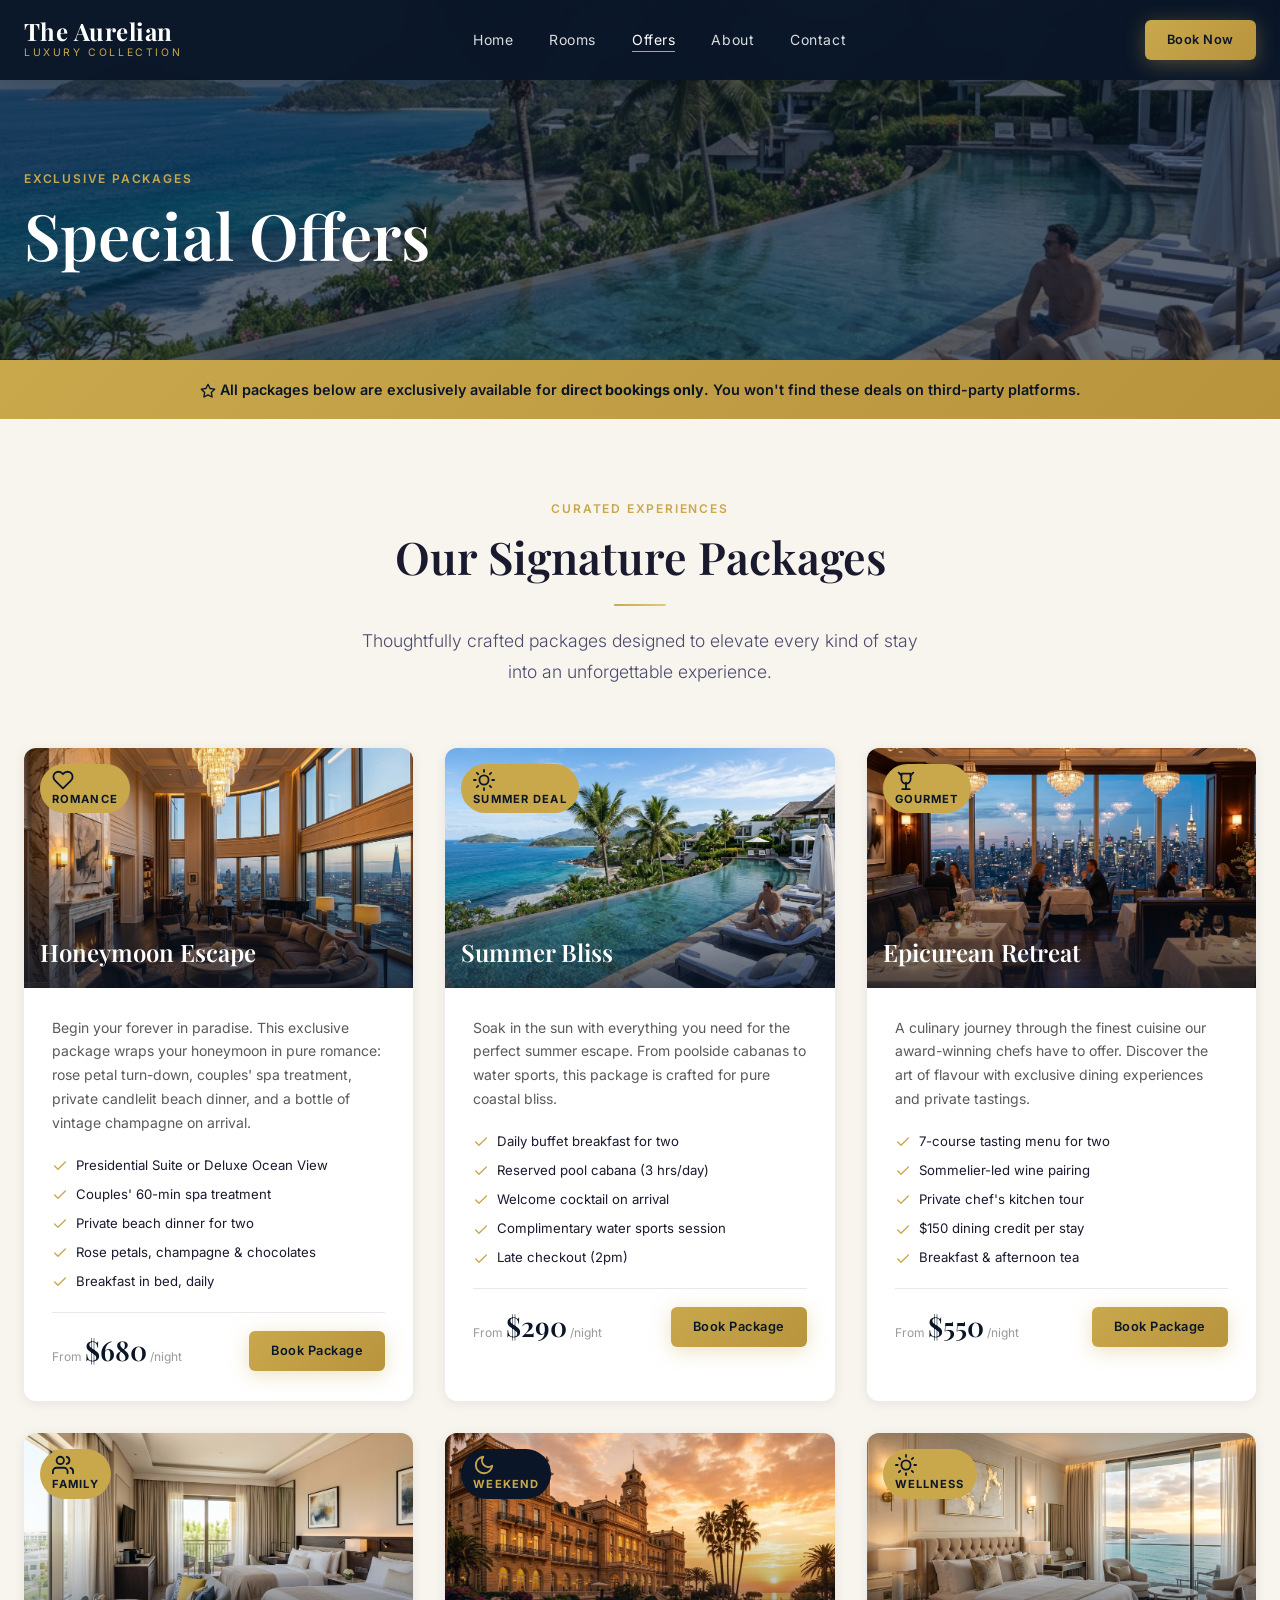
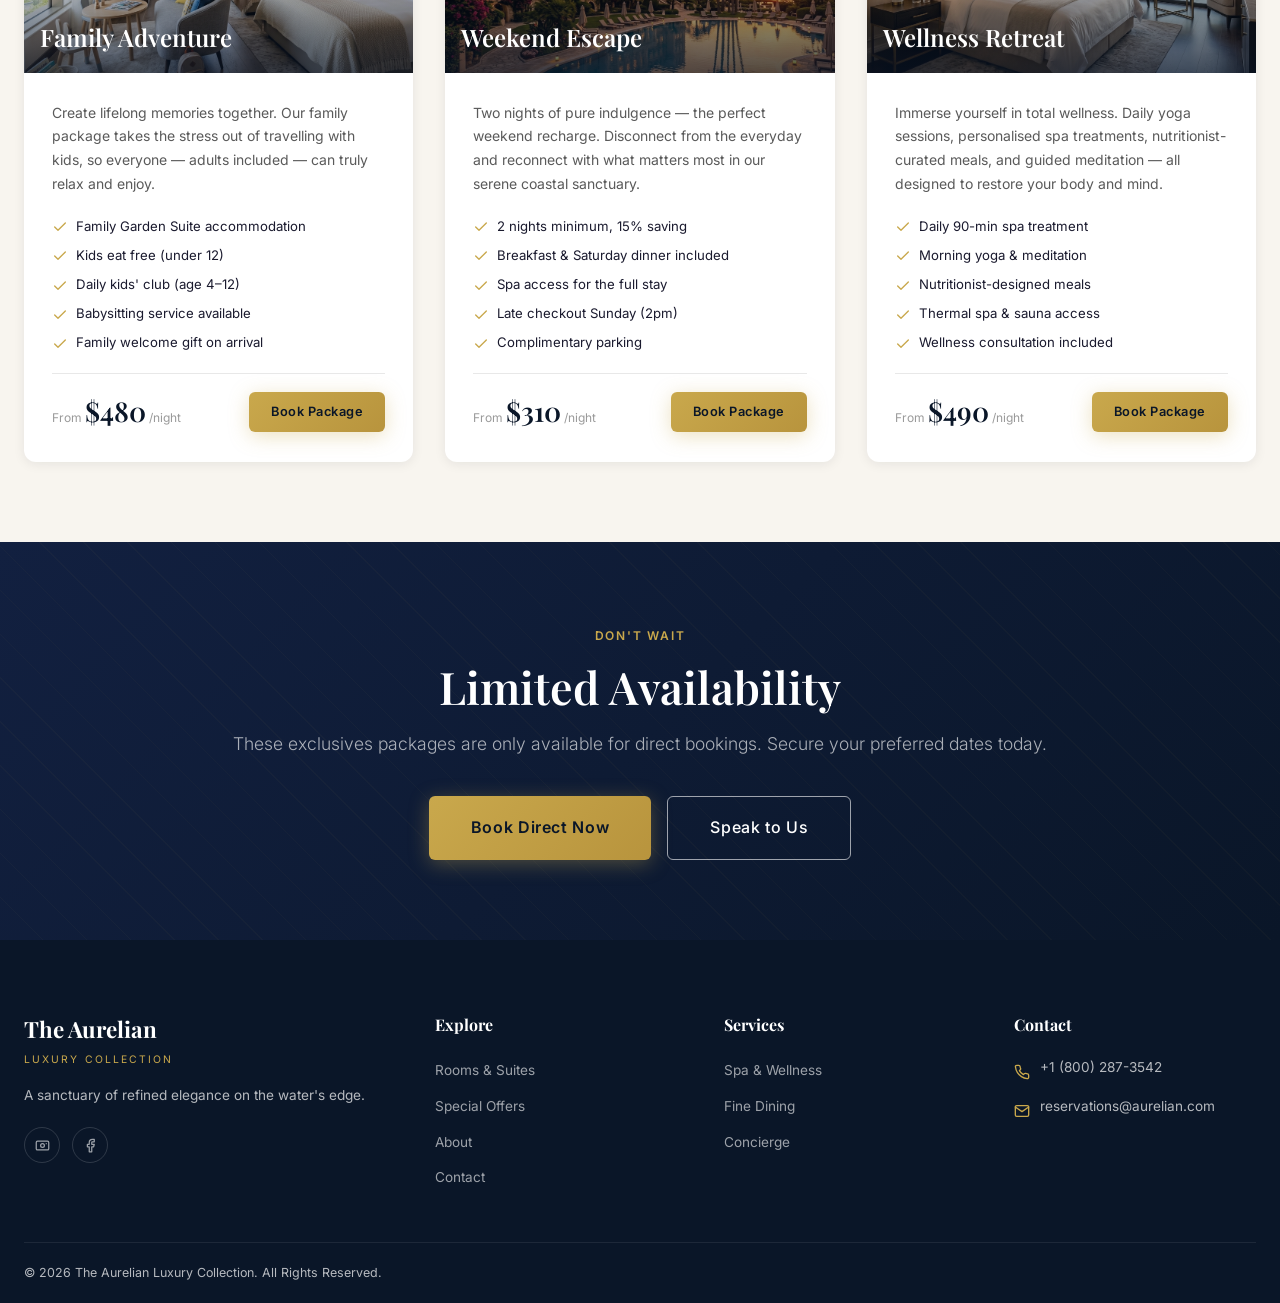
<file: offers.html>
<!DOCTYPE html>
<html lang="en">
<head>
  <meta charset="UTF-8" />
  <meta name="viewport" content="width=device-width, initial-scale=1.0" />
  <title>Special Offers & Packages — The Aurelian</title>
  <meta name="description" content="Exclusive packages and special offers at The Aurelian. Honeymoon escapes, family holidays, spa retreats, and gourmet experiences — only available when you book direct." />
  <link rel="stylesheet" href="style.css" />
  <link rel="preconnect" href="https://fonts.googleapis.com" />
</head>
<body class="page-enter">

  <nav class="navbar scrolled" id="navbar">
    <div class="nav-inner">
      <a href="index.html" class="nav-logo">
        <span class="logo-name">The Aurelian</span>
        <span class="logo-tagline">Luxury Collection</span>
      </a>
      <ul class="nav-links">
        <li><a href="index.html">Home</a></li>
        <li><a href="rooms.html">Rooms</a></li>
        <li><a href="offers.html" class="active">Offers</a></li>
        <li><a href="about.html">About</a></li>
        <li><a href="contact.html">Contact</a></li>
      </ul>
      <a href="booking.html" class="btn btn-primary btn-sm nav-cta">Book Now</a>
      <button class="nav-hamburger" id="hamburger-btn" aria-label="Open menu"><span></span><span></span><span></span></button>
    </div>
  </nav>

  <div class="mobile-nav" id="mobile-nav">
    <button class="mobile-nav-close" id="mobile-nav-close">&times;</button>
    <a href="index.html">Home</a>
    <a href="rooms.html">Rooms</a>
    <a href="offers.html">Offers</a>
    <a href="about.html">About</a>
    <a href="contact.html">Contact</a>
    <a href="booking.html" class="btn btn-primary">Book Now</a>
  </div>

  <div class="page-hero">
    <div class="page-hero-bg">
      <img src="assets/pool.png" alt="Hotel infinity pool" />
    </div>
    <div class="page-hero-content">
      <span class="overline">Exclusive Packages</span>
      <h1 class="h1">Special Offers</h1>
    </div>
  </div>

  <!-- DIRECT BOOKING BANNER -->
  <div style="background:linear-gradient(135deg,var(--gold),#B8943D);padding:18px 0;">
    <div class="container text-center">
      <p style="font-weight:600;color:var(--navy);font-size:0.9rem;"><svg class="icon-svg-sm" viewBox="0 0 24 24" fill="none" stroke="currentColor" stroke-width="2" stroke-linecap="round" stroke-linejoin="round"><polygon points="12 2 15.09 8.26 22 9.27 17 14.14 18.18 21.02 12 17.77 5.82 21.02 7 14.14 2 9.27 8.91 8.26 12 2"></polygon></svg> All packages below are exclusively available for <strong>direct bookings only</strong>. You won't find these deals on third-party platforms.</p>
    </div>
  </div>

  <!-- OFFERS GRID -->
  <section style="background:var(--cream);padding:80px 0;">
    <div class="container">
      <div class="section-heading text-center reveal">
        <span class="overline">Curated Experiences</span>
        <h2 class="h2">Our Signature Packages</h2>
        <div class="divider-gold"></div>
        <p class="lead">Thoughtfully crafted packages designed to elevate every kind of stay into an unforgettable experience.</p>
      </div>

      <div style="display:grid;grid-template-columns:repeat(auto-fit,minmax(340px,1fr));gap:32px;">

        <!-- Package 1 -->
        <article class="reveal reveal-delay-1" style="background:var(--white);border-radius:var(--radius-md);overflow:hidden;box-shadow:var(--shadow-sm);transition:transform 0.3s,box-shadow 0.3s;" onmouseover="this.style.transform='translateY(-6px)';this.style.boxShadow='var(--shadow-lg)'" onmouseout="this.style.transform='';this.style.boxShadow='var(--shadow-sm)'">
          <div style="position:relative;height:240px;overflow:hidden;">
            <img src="assets/room-suite.png" alt="Honeymoon Escape Package" style="width:100%;height:100%;object-fit:cover;" loading="lazy" />
            <div style="position:absolute;inset:0;background:linear-gradient(to top,rgba(10,22,40,0.7) 0%,transparent 60%);"></div>
            <span style="position:absolute;top:16px;left:16px;background:var(--gold);color:var(--navy);font-size:0.7rem;font-weight:700;letter-spacing:0.1em;text-transform:uppercase;padding:5px 12px;border-radius:100px;"><svg class="icon-svg" viewBox="0 0 24 24" fill="none" stroke="currentColor" stroke-width="2" stroke-linecap="round" stroke-linejoin="round"><path d="M20.84 4.61a5.5 5.5 0 0 0-7.78 0L12 5.67l-1.06-1.06a5.5 5.5 0 0 0-7.78 7.78l1.06 1.06L12 21.23l7.78-7.78 1.06-1.06a5.5 5.5 0 0 0 0-7.78v0z"></path></svg> Romance</span>
            <div style="position:absolute;bottom:16px;left:16px;color:var(--white);">
              <div style="font-family:var(--font-serif);font-size:1.5rem;font-weight:600;">Honeymoon Escape</div>
            </div>
          </div>
          <div style="padding:28px;">
            <p style="font-size:0.875rem;color:var(--grey-600);line-height:1.7;margin-bottom:20px;">Begin your forever in paradise. This exclusive package wraps your honeymoon in pure romance: rose petal turn-down, couples' spa treatment, private candlelit beach dinner, and a bottle of vintage champagne on arrival.</p>
            <div style="display:flex;flex-direction:column;gap:8px;margin-bottom:20px;">
              <div style="display:flex;gap:8px;align-items:center;font-size:0.825rem;"><span style="color:var(--gold);"><svg class="icon-svg-sm" viewBox="0 0 24 24" fill="none" stroke="currentColor" stroke-width="2" stroke-linecap="round" stroke-linejoin="round"><polyline points="20 6 9 17 4 12"></polyline></svg></span> Presidential Suite or Deluxe Ocean View</div>
              <div style="display:flex;gap:8px;align-items:center;font-size:0.825rem;"><span style="color:var(--gold);"><svg class="icon-svg-sm" viewBox="0 0 24 24" fill="none" stroke="currentColor" stroke-width="2" stroke-linecap="round" stroke-linejoin="round"><polyline points="20 6 9 17 4 12"></polyline></svg></span> Couples' 60-min spa treatment</div>
              <div style="display:flex;gap:8px;align-items:center;font-size:0.825rem;"><span style="color:var(--gold);"><svg class="icon-svg-sm" viewBox="0 0 24 24" fill="none" stroke="currentColor" stroke-width="2" stroke-linecap="round" stroke-linejoin="round"><polyline points="20 6 9 17 4 12"></polyline></svg></span> Private beach dinner for two</div>
              <div style="display:flex;gap:8px;align-items:center;font-size:0.825rem;"><span style="color:var(--gold);"><svg class="icon-svg-sm" viewBox="0 0 24 24" fill="none" stroke="currentColor" stroke-width="2" stroke-linecap="round" stroke-linejoin="round"><polyline points="20 6 9 17 4 12"></polyline></svg></span> Rose petals, champagne & chocolates</div>
              <div style="display:flex;gap:8px;align-items:center;font-size:0.825rem;"><span style="color:var(--gold);"><svg class="icon-svg-sm" viewBox="0 0 24 24" fill="none" stroke="currentColor" stroke-width="2" stroke-linecap="round" stroke-linejoin="round"><polyline points="20 6 9 17 4 12"></polyline></svg></span> Breakfast in bed, daily</div>
            </div>
            <div style="display:flex;align-items:center;justify-content:space-between;padding-top:16px;border-top:1px solid var(--grey-200);">
              <div><span style="font-size:0.75rem;color:var(--grey-400);">From </span><span style="font-family:var(--font-serif);font-size:1.7rem;font-weight:600;color:var(--navy);">$680</span><span style="font-size:0.75rem;color:var(--grey-400);"> /night</span></div>
              <a href="booking.html?room=suite" class="btn btn-primary btn-sm" id="book-honeymoon">Book Package</a>
            </div>
          </div>
        </article>

        <!-- Package 2 -->
        <article class="reveal reveal-delay-2" style="background:var(--white);border-radius:var(--radius-md);overflow:hidden;box-shadow:var(--shadow-sm);transition:transform 0.3s,box-shadow 0.3s;" onmouseover="this.style.transform='translateY(-6px)';this.style.boxShadow='var(--shadow-lg)'" onmouseout="this.style.transform='';this.style.boxShadow='var(--shadow-sm)'">
          <div style="position:relative;height:240px;overflow:hidden;">
            <img src="assets/pool.png" alt="Summer Bliss Package" style="width:100%;height:100%;object-fit:cover;" loading="lazy" />
            <div style="position:absolute;inset:0;background:linear-gradient(to top,rgba(10,22,40,0.7) 0%,transparent 60%);"></div>
            <span style="position:absolute;top:16px;left:16px;background:var(--gold);color:var(--navy);font-size:0.7rem;font-weight:700;letter-spacing:0.1em;text-transform:uppercase;padding:5px 12px;border-radius:100px;"><svg class="icon-svg" viewBox="0 0 24 24" fill="none" stroke="currentColor" stroke-width="2" stroke-linecap="round" stroke-linejoin="round"><circle cx="12" cy="12" r="5"></circle><line x1="12" y1="1" x2="12" y2="3"></line><line x1="12" y1="21" x2="12" y2="23"></line><line x1="4.22" y1="4.22" x2="5.64" y2="5.64"></line><line x1="18.36" y1="18.36" x2="19.78" y2="19.78"></line><line x1="1" y1="12" x2="3" y2="12"></line><line x1="21" y1="12" x2="23" y2="12"></line><line x1="4.22" y1="19.78" x2="5.64" y2="18.36"></line><line x1="18.36" y1="5.64" x2="19.78" y2="4.22"></line></svg> Summer Deal</span>
            <div style="position:absolute;bottom:16px;left:16px;color:var(--white);">
              <div style="font-family:var(--font-serif);font-size:1.5rem;font-weight:600;">Summer Bliss</div>
            </div>
          </div>
          <div style="padding:28px;">
            <p style="font-size:0.875rem;color:var(--grey-600);line-height:1.7;margin-bottom:20px;">Soak in the sun with everything you need for the perfect summer escape. From poolside cabanas to water sports, this package is crafted for pure coastal bliss.</p>
            <div style="display:flex;flex-direction:column;gap:8px;margin-bottom:20px;">
              <div style="display:flex;gap:8px;align-items:center;font-size:0.825rem;"><span style="color:var(--gold);"><svg class="icon-svg-sm" viewBox="0 0 24 24" fill="none" stroke="currentColor" stroke-width="2" stroke-linecap="round" stroke-linejoin="round"><polyline points="20 6 9 17 4 12"></polyline></svg></span> Daily buffet breakfast for two</div>
              <div style="display:flex;gap:8px;align-items:center;font-size:0.825rem;"><span style="color:var(--gold);"><svg class="icon-svg-sm" viewBox="0 0 24 24" fill="none" stroke="currentColor" stroke-width="2" stroke-linecap="round" stroke-linejoin="round"><polyline points="20 6 9 17 4 12"></polyline></svg></span> Reserved pool cabana (3 hrs/day)</div>
              <div style="display:flex;gap:8px;align-items:center;font-size:0.825rem;"><span style="color:var(--gold);"><svg class="icon-svg-sm" viewBox="0 0 24 24" fill="none" stroke="currentColor" stroke-width="2" stroke-linecap="round" stroke-linejoin="round"><polyline points="20 6 9 17 4 12"></polyline></svg></span> Welcome cocktail on arrival</div>
              <div style="display:flex;gap:8px;align-items:center;font-size:0.825rem;"><span style="color:var(--gold);"><svg class="icon-svg-sm" viewBox="0 0 24 24" fill="none" stroke="currentColor" stroke-width="2" stroke-linecap="round" stroke-linejoin="round"><polyline points="20 6 9 17 4 12"></polyline></svg></span> Complimentary water sports session</div>
              <div style="display:flex;gap:8px;align-items:center;font-size:0.825rem;"><span style="color:var(--gold);"><svg class="icon-svg-sm" viewBox="0 0 24 24" fill="none" stroke="currentColor" stroke-width="2" stroke-linecap="round" stroke-linejoin="round"><polyline points="20 6 9 17 4 12"></polyline></svg></span> Late checkout (2pm)</div>
            </div>
            <div style="display:flex;align-items:center;justify-content:space-between;padding-top:16px;border-top:1px solid var(--grey-200);">
              <div><span style="font-size:0.75rem;color:var(--grey-400);">From </span><span style="font-family:var(--font-serif);font-size:1.7rem;font-weight:600;color:var(--navy);">$290</span><span style="font-size:0.75rem;color:var(--grey-400);"> /night</span></div>
              <a href="booking.html?room=deluxe" class="btn btn-primary btn-sm" id="book-summer">Book Package</a>
            </div>
          </div>
        </article>

        <!-- Package 3 -->
        <article class="reveal reveal-delay-3" style="background:var(--white);border-radius:var(--radius-md);overflow:hidden;box-shadow:var(--shadow-sm);transition:transform 0.3s,box-shadow 0.3s;" onmouseover="this.style.transform='translateY(-6px)';this.style.boxShadow='var(--shadow-lg)'" onmouseout="this.style.transform='';this.style.boxShadow='var(--shadow-sm)'">
          <div style="position:relative;height:240px;overflow:hidden;">
            <img src="assets/restaurant.png" alt="Epicurean Retreat Package" style="width:100%;height:100%;object-fit:cover;" loading="lazy" />
            <div style="position:absolute;inset:0;background:linear-gradient(to top,rgba(10,22,40,0.7) 0%,transparent 60%);"></div>
            <span style="position:absolute;top:16px;left:16px;background:var(--gold);color:var(--navy);font-size:0.7rem;font-weight:700;letter-spacing:0.1em;text-transform:uppercase;padding:5px 12px;border-radius:100px;"><svg class="icon-svg" viewBox="0 0 24 24" fill="none" stroke="currentColor" stroke-width="2" stroke-linecap="round" stroke-linejoin="round"><path d="M8 22h8"></path><path d="M12 15v7"></path><path d="M4 4l3 3"></path><path d="M20 4l-3 3"></path><path d="M17 11A5 5 0 0 1 7 11V5h10v6z"></path></svg> Gourmet</span>
            <div style="position:absolute;bottom:16px;left:16px;color:var(--white);">
              <div style="font-family:var(--font-serif);font-size:1.5rem;font-weight:600;">Epicurean Retreat</div>
            </div>
          </div>
          <div style="padding:28px;">
            <p style="font-size:0.875rem;color:var(--grey-600);line-height:1.7;margin-bottom:20px;">A culinary journey through the finest cuisine our award-winning chefs have to offer. Discover the art of flavour with exclusive dining experiences and private tastings.</p>
            <div style="display:flex;flex-direction:column;gap:8px;margin-bottom:20px;">
              <div style="display:flex;gap:8px;align-items:center;font-size:0.825rem;"><span style="color:var(--gold);"><svg class="icon-svg-sm" viewBox="0 0 24 24" fill="none" stroke="currentColor" stroke-width="2" stroke-linecap="round" stroke-linejoin="round"><polyline points="20 6 9 17 4 12"></polyline></svg></span> 7-course tasting menu for two</div>
              <div style="display:flex;gap:8px;align-items:center;font-size:0.825rem;"><span style="color:var(--gold);"><svg class="icon-svg-sm" viewBox="0 0 24 24" fill="none" stroke="currentColor" stroke-width="2" stroke-linecap="round" stroke-linejoin="round"><polyline points="20 6 9 17 4 12"></polyline></svg></span> Sommelier-led wine pairing</div>
              <div style="display:flex;gap:8px;align-items:center;font-size:0.825rem;"><span style="color:var(--gold);"><svg class="icon-svg-sm" viewBox="0 0 24 24" fill="none" stroke="currentColor" stroke-width="2" stroke-linecap="round" stroke-linejoin="round"><polyline points="20 6 9 17 4 12"></polyline></svg></span> Private chef's kitchen tour</div>
              <div style="display:flex;gap:8px;align-items:center;font-size:0.825rem;"><span style="color:var(--gold);"><svg class="icon-svg-sm" viewBox="0 0 24 24" fill="none" stroke="currentColor" stroke-width="2" stroke-linecap="round" stroke-linejoin="round"><polyline points="20 6 9 17 4 12"></polyline></svg></span> $150 dining credit per stay</div>
              <div style="display:flex;gap:8px;align-items:center;font-size:0.825rem;"><span style="color:var(--gold);"><svg class="icon-svg-sm" viewBox="0 0 24 24" fill="none" stroke="currentColor" stroke-width="2" stroke-linecap="round" stroke-linejoin="round"><polyline points="20 6 9 17 4 12"></polyline></svg></span> Breakfast & afternoon tea</div>
            </div>
            <div style="display:flex;align-items:center;justify-content:space-between;padding-top:16px;border-top:1px solid var(--grey-200);">
              <div><span style="font-size:0.75rem;color:var(--grey-400);">From </span><span style="font-family:var(--font-serif);font-size:1.7rem;font-weight:600;color:var(--navy);">$550</span><span style="font-size:0.75rem;color:var(--grey-400);"> /night</span></div>
              <a href="booking.html?room=suite" class="btn btn-primary btn-sm" id="book-gourmet">Book Package</a>
            </div>
          </div>
        </article>

        <!-- Package 4 -->
        <article class="reveal reveal-delay-1" style="background:var(--white);border-radius:var(--radius-md);overflow:hidden;box-shadow:var(--shadow-sm);transition:transform 0.3s,box-shadow 0.3s;" onmouseover="this.style.transform='translateY(-6px)';this.style.boxShadow='var(--shadow-lg)'" onmouseout="this.style.transform='';this.style.boxShadow='var(--shadow-sm)'">
          <div style="position:relative;height:240px;overflow:hidden;">
            <img src="assets/room-family.png" alt="Family Adventure Package" style="width:100%;height:100%;object-fit:cover;" loading="lazy" />
            <div style="position:absolute;inset:0;background:linear-gradient(to top,rgba(10,22,40,0.7) 0%,transparent 60%);"></div>
            <span style="position:absolute;top:16px;left:16px;background:var(--gold);color:var(--navy);font-size:0.7rem;font-weight:700;letter-spacing:0.1em;text-transform:uppercase;padding:5px 12px;border-radius:100px;"><svg class="icon-svg" viewBox="0 0 24 24" fill="none" stroke="currentColor" stroke-width="2" stroke-linecap="round" stroke-linejoin="round"><path d="M17 21v-2a4 4 0 0 0-4-4H5a4 4 0 0 0-4 4v2"></path><circle cx="9" cy="7" r="4"></circle><path d="M23 21v-2a4 4 0 0 0-3-3.87"></path><path d="M16 3.13a4 4 0 0 1 0 7.75"></path></svg> Family</span>
            <div style="position:absolute;bottom:16px;left:16px;color:var(--white);">
              <div style="font-family:var(--font-serif);font-size:1.5rem;font-weight:600;">Family Adventure</div>
            </div>
          </div>
          <div style="padding:28px;">
            <p style="font-size:0.875rem;color:var(--grey-600);line-height:1.7;margin-bottom:20px;">Create lifelong memories together. Our family package takes the stress out of travelling with kids, so everyone — adults included — can truly relax and enjoy.</p>
            <div style="display:flex;flex-direction:column;gap:8px;margin-bottom:20px;">
              <div style="display:flex;gap:8px;align-items:center;font-size:0.825rem;"><span style="color:var(--gold);"><svg class="icon-svg-sm" viewBox="0 0 24 24" fill="none" stroke="currentColor" stroke-width="2" stroke-linecap="round" stroke-linejoin="round"><polyline points="20 6 9 17 4 12"></polyline></svg></span> Family Garden Suite accommodation</div>
              <div style="display:flex;gap:8px;align-items:center;font-size:0.825rem;"><span style="color:var(--gold);"><svg class="icon-svg-sm" viewBox="0 0 24 24" fill="none" stroke="currentColor" stroke-width="2" stroke-linecap="round" stroke-linejoin="round"><polyline points="20 6 9 17 4 12"></polyline></svg></span> Kids eat free (under 12)</div>
              <div style="display:flex;gap:8px;align-items:center;font-size:0.825rem;"><span style="color:var(--gold);"><svg class="icon-svg-sm" viewBox="0 0 24 24" fill="none" stroke="currentColor" stroke-width="2" stroke-linecap="round" stroke-linejoin="round"><polyline points="20 6 9 17 4 12"></polyline></svg></span> Daily kids' club (age 4–12)</div>
              <div style="display:flex;gap:8px;align-items:center;font-size:0.825rem;"><span style="color:var(--gold);"><svg class="icon-svg-sm" viewBox="0 0 24 24" fill="none" stroke="currentColor" stroke-width="2" stroke-linecap="round" stroke-linejoin="round"><polyline points="20 6 9 17 4 12"></polyline></svg></span> Babysitting service available</div>
              <div style="display:flex;gap:8px;align-items:center;font-size:0.825rem;"><span style="color:var(--gold);"><svg class="icon-svg-sm" viewBox="0 0 24 24" fill="none" stroke="currentColor" stroke-width="2" stroke-linecap="round" stroke-linejoin="round"><polyline points="20 6 9 17 4 12"></polyline></svg></span> Family welcome gift on arrival</div>
            </div>
            <div style="display:flex;align-items:center;justify-content:space-between;padding-top:16px;border-top:1px solid var(--grey-200);">
              <div><span style="font-size:0.75rem;color:var(--grey-400);">From </span><span style="font-family:var(--font-serif);font-size:1.7rem;font-weight:600;color:var(--navy);">$480</span><span style="font-size:0.75rem;color:var(--grey-400);"> /night</span></div>
              <a href="booking.html?room=family" class="btn btn-primary btn-sm" id="book-family">Book Package</a>
            </div>
          </div>
        </article>

        <!-- Package 5 -->
        <article class="reveal reveal-delay-2" style="background:var(--white);border-radius:var(--radius-md);overflow:hidden;box-shadow:var(--shadow-sm);transition:transform 0.3s,box-shadow 0.3s;" onmouseover="this.style.transform='translateY(-6px)';this.style.boxShadow='var(--shadow-lg)'" onmouseout="this.style.transform='';this.style.boxShadow='var(--shadow-sm)'">
          <div style="position:relative;height:240px;overflow:hidden;">
            <img src="assets/hero.png" alt="Weekend Escape Package" style="width:100%;height:100%;object-fit:cover;object-position:center 30%;" loading="lazy" />
            <div style="position:absolute;inset:0;background:linear-gradient(to top,rgba(10,22,40,0.7) 0%,transparent 60%);"></div>
            <span style="position:absolute;top:16px;left:16px;background:var(--navy);color:var(--gold);font-size:0.7rem;font-weight:700;letter-spacing:0.1em;text-transform:uppercase;padding:5px 12px;border-radius:100px;"><svg class="icon-svg" viewBox="0 0 24 24" fill="none" stroke="currentColor" stroke-width="2" stroke-linecap="round" stroke-linejoin="round"><path d="M21 12.79A9 9 0 1 1 11.21 3 7 7 0 0 0 21 12.79z"></path></svg> Weekend</span>
            <div style="position:absolute;bottom:16px;left:16px;color:var(--white);">
              <div style="font-family:var(--font-serif);font-size:1.5rem;font-weight:600;">Weekend Escape</div>
            </div>
          </div>
          <div style="padding:28px;">
            <p style="font-size:0.875rem;color:var(--grey-600);line-height:1.7;margin-bottom:20px;">Two nights of pure indulgence — the perfect weekend recharge. Disconnect from the everyday and reconnect with what matters most in our serene coastal sanctuary.</p>
            <div style="display:flex;flex-direction:column;gap:8px;margin-bottom:20px;">
              <div style="display:flex;gap:8px;align-items:center;font-size:0.825rem;"><span style="color:var(--gold);"><svg class="icon-svg-sm" viewBox="0 0 24 24" fill="none" stroke="currentColor" stroke-width="2" stroke-linecap="round" stroke-linejoin="round"><polyline points="20 6 9 17 4 12"></polyline></svg></span> 2 nights minimum, 15% saving</div>
              <div style="display:flex;gap:8px;align-items:center;font-size:0.825rem;"><span style="color:var(--gold);"><svg class="icon-svg-sm" viewBox="0 0 24 24" fill="none" stroke="currentColor" stroke-width="2" stroke-linecap="round" stroke-linejoin="round"><polyline points="20 6 9 17 4 12"></polyline></svg></span> Breakfast & Saturday dinner included</div>
              <div style="display:flex;gap:8px;align-items:center;font-size:0.825rem;"><span style="color:var(--gold);"><svg class="icon-svg-sm" viewBox="0 0 24 24" fill="none" stroke="currentColor" stroke-width="2" stroke-linecap="round" stroke-linejoin="round"><polyline points="20 6 9 17 4 12"></polyline></svg></span> Spa access for the full stay</div>
              <div style="display:flex;gap:8px;align-items:center;font-size:0.825rem;"><span style="color:var(--gold);"><svg class="icon-svg-sm" viewBox="0 0 24 24" fill="none" stroke="currentColor" stroke-width="2" stroke-linecap="round" stroke-linejoin="round"><polyline points="20 6 9 17 4 12"></polyline></svg></span> Late checkout Sunday (2pm)</div>
              <div style="display:flex;gap:8px;align-items:center;font-size:0.825rem;"><span style="color:var(--gold);"><svg class="icon-svg-sm" viewBox="0 0 24 24" fill="none" stroke="currentColor" stroke-width="2" stroke-linecap="round" stroke-linejoin="round"><polyline points="20 6 9 17 4 12"></polyline></svg></span> Complimentary parking</div>
            </div>
            <div style="display:flex;align-items:center;justify-content:space-between;padding-top:16px;border-top:1px solid var(--grey-200);">
              <div><span style="font-size:0.75rem;color:var(--grey-400);">From </span><span style="font-family:var(--font-serif);font-size:1.7rem;font-weight:600;color:var(--navy);">$310</span><span style="font-size:0.75rem;color:var(--grey-400);"> /night</span></div>
              <a href="booking.html?room=deluxe" class="btn btn-primary btn-sm" id="book-weekend">Book Package</a>
            </div>
          </div>
        </article>

        <!-- Package 6 -->
        <article class="reveal reveal-delay-3" style="background:var(--white);border-radius:var(--radius-md);overflow:hidden;box-shadow:var(--shadow-sm);transition:transform 0.3s,box-shadow 0.3s;" onmouseover="this.style.transform='translateY(-6px)';this.style.boxShadow='var(--shadow-lg)'" onmouseout="this.style.transform='';this.style.boxShadow='var(--shadow-sm)'">
          <div style="position:relative;height:240px;overflow:hidden;">
            <img src="assets/room-deluxe.png" alt="Wellness Retreat Package" style="width:100%;height:100%;object-fit:cover;" loading="lazy" />
            <div style="position:absolute;inset:0;background:linear-gradient(to top,rgba(10,22,40,0.7) 0%,transparent 60%);"></div>
            <span style="position:absolute;top:16px;left:16px;background:var(--gold);color:var(--navy);font-size:0.7rem;font-weight:700;letter-spacing:0.1em;text-transform:uppercase;padding:5px 12px;border-radius:100px;"><svg class="icon-svg" viewBox="0 0 24 24" fill="none" stroke="currentColor" stroke-width="2" stroke-linecap="round" stroke-linejoin="round"><circle cx="12" cy="12" r="5"></circle><line x1="12" y1="1" x2="12" y2="3"></line><line x1="12" y1="21" x2="12" y2="23"></line><line x1="4.22" y1="4.22" x2="5.64" y2="5.64"></line><line x1="18.36" y1="18.36" x2="19.78" y2="19.78"></line><line x1="1" y1="12" x2="3" y2="12"></line><line x1="21" y1="12" x2="23" y2="12"></line><line x1="4.22" y1="19.78" x2="5.64" y2="18.36"></line><line x1="18.36" y1="5.64" x2="19.78" y2="4.22"></line></svg> Wellness</span>
            <div style="position:absolute;bottom:16px;left:16px;color:var(--white);">
              <div style="font-family:var(--font-serif);font-size:1.5rem;font-weight:600;">Wellness Retreat</div>
            </div>
          </div>
          <div style="padding:28px;">
            <p style="font-size:0.875rem;color:var(--grey-600);line-height:1.7;margin-bottom:20px;">Immerse yourself in total wellness. Daily yoga sessions, personalised spa treatments, nutritionist-curated meals, and guided meditation — all designed to restore your body and mind.</p>
            <div style="display:flex;flex-direction:column;gap:8px;margin-bottom:20px;">
              <div style="display:flex;gap:8px;align-items:center;font-size:0.825rem;"><span style="color:var(--gold);"><svg class="icon-svg-sm" viewBox="0 0 24 24" fill="none" stroke="currentColor" stroke-width="2" stroke-linecap="round" stroke-linejoin="round"><polyline points="20 6 9 17 4 12"></polyline></svg></span> Daily 90-min spa treatment</div>
              <div style="display:flex;gap:8px;align-items:center;font-size:0.825rem;"><span style="color:var(--gold);"><svg class="icon-svg-sm" viewBox="0 0 24 24" fill="none" stroke="currentColor" stroke-width="2" stroke-linecap="round" stroke-linejoin="round"><polyline points="20 6 9 17 4 12"></polyline></svg></span> Morning yoga & meditation</div>
              <div style="display:flex;gap:8px;align-items:center;font-size:0.825rem;"><span style="color:var(--gold);"><svg class="icon-svg-sm" viewBox="0 0 24 24" fill="none" stroke="currentColor" stroke-width="2" stroke-linecap="round" stroke-linejoin="round"><polyline points="20 6 9 17 4 12"></polyline></svg></span> Nutritionist-designed meals</div>
              <div style="display:flex;gap:8px;align-items:center;font-size:0.825rem;"><span style="color:var(--gold);"><svg class="icon-svg-sm" viewBox="0 0 24 24" fill="none" stroke="currentColor" stroke-width="2" stroke-linecap="round" stroke-linejoin="round"><polyline points="20 6 9 17 4 12"></polyline></svg></span> Thermal spa & sauna access</div>
              <div style="display:flex;gap:8px;align-items:center;font-size:0.825rem;"><span style="color:var(--gold);"><svg class="icon-svg-sm" viewBox="0 0 24 24" fill="none" stroke="currentColor" stroke-width="2" stroke-linecap="round" stroke-linejoin="round"><polyline points="20 6 9 17 4 12"></polyline></svg></span> Wellness consultation included</div>
            </div>
            <div style="display:flex;align-items:center;justify-content:space-between;padding-top:16px;border-top:1px solid var(--grey-200);">
              <div><span style="font-size:0.75rem;color:var(--grey-400);">From </span><span style="font-family:var(--font-serif);font-size:1.7rem;font-weight:600;color:var(--navy);">$490</span><span style="font-size:0.75rem;color:var(--grey-400);"> /night</span></div>
              <a href="booking.html?room=deluxe" class="btn btn-primary btn-sm" id="book-wellness">Book Package</a>
            </div>
          </div>
        </article>

      </div>
    </div>
  </section>

  <section class="cta-banner">
    <div class="container">
      <div class="cta-content">
        <span class="overline">Don't Wait</span>
        <h2 class="h2">Limited Availability</h2>
        <p class="lead">These exclusives packages are only available for direct bookings. Secure your preferred dates today.</p>
        <div class="cta-actions">
          <a href="booking.html" class="btn btn-primary btn-lg" id="offers-cta-book">Book Direct Now</a>
          <a href="contact.html" class="btn btn-outline-white btn-lg" id="offers-cta-contact">Speak to Us</a>
        </div>
      </div>
    </div>
  </section>

  <footer class="footer">
    <div class="container">
      <div class="footer-grid">
        <div class="footer-brand">
          <div class="logo-name">The Aurelian</div>
          <div class="logo-tagline">Luxury Collection</div>
          <p>A sanctuary of refined elegance on the water's edge.</p>
          <div class="footer-social">
            <a href="#" class="social-btn" aria-label="Instagram"><svg class="icon-svg-sm" viewBox="0 0 24 24" fill="none" stroke="currentColor" stroke-width="2" stroke-linecap="round" stroke-linejoin="round"><rect x="2" y="5" width="20" height="14" rx="2" ry="2"></rect><circle cx="12" cy="12" r="3"></circle><line x1="18" y1="9" x2="18.01" y2="9"></line></svg></a>
            <a href="#" class="social-btn" aria-label="Facebook"><svg class="icon-svg-sm" viewBox="0 0 24 24" fill="none" stroke="currentColor" stroke-width="2" stroke-linecap="round" stroke-linejoin="round"><path d="M18 2h-3a5 5 0 0 0-5 5v3H7v4h3v8h4v-8h3l1-4h-4V7a1 1 0 0 1 1-1h3z"></path></svg></a>
          </div>
        </div>
        <div class="footer-col">
          <h4>Explore</h4>
          <ul>
            <li><a href="rooms.html">Rooms & Suites</a></li>
            <li><a href="offers.html">Special Offers</a></li>
            <li><a href="about.html">About</a></li>
            <li><a href="contact.html">Contact</a></li>
          </ul>
        </div>
        <div class="footer-col">
          <h4>Services</h4>
          <ul>
            <li><a href="#">Spa & Wellness</a></li>
            <li><a href="#">Fine Dining</a></li>
            <li><a href="#">Concierge</a></li>
          </ul>
        </div>
        <div class="footer-col">
          <h4>Contact</h4>
          <div class="footer-contact-item"><span class="icon"><svg class="icon-svg-sm" viewBox="0 0 24 24" fill="none" stroke="currentColor" stroke-width="2" stroke-linecap="round" stroke-linejoin="round"><path d="M22 16.92v3a2 2 0 0 1-2.18 2 19.79 19.79 0 0 1-8.63-3.07 19.5 19.5 0 0 1-6-6 19.79 19.79 0 0 1-3.07-8.67A2 2 0 0 1 4.11 2h3a2 2 0 0 1 2 1.72 12.84 12.84 0 0 0 .7 2.81 2 2 0 0 1-.45 2.11L8.09 9.91a16 16 0 0 0 6 6l1.27-1.27a2 2 0 0 1 2.11-.45 12.84 12.84 0 0 0 2.81.7A2 2 0 0 1 22 16.92z"></path></svg></span><span>+1 (800) 287-3542</span></div>
          <div class="footer-contact-item"><span class="icon"><svg class="icon-svg-sm" viewBox="0 0 24 24" fill="none" stroke="currentColor" stroke-width="2" stroke-linecap="round" stroke-linejoin="round"><path d="M4 4h16c1.1 0 2 .9 2 2v12c0 1.1-.9 2-2 2H4c-1.1 0-2-.9-2-2V6c0-1.1.9-2 2-2z"></path><polyline points="22,6 12,13 2,6"></polyline></svg></span><span>reservations@aurelian.com</span></div>
        </div>
      </div>
      <div class="footer-bottom">
        <span>© 2026 The Aurelian Luxury Collection. All Rights Reserved.</span>
      </div>
    </div>
  </footer>

  <script src="script.js"></script>
</body>
</html>
</file>
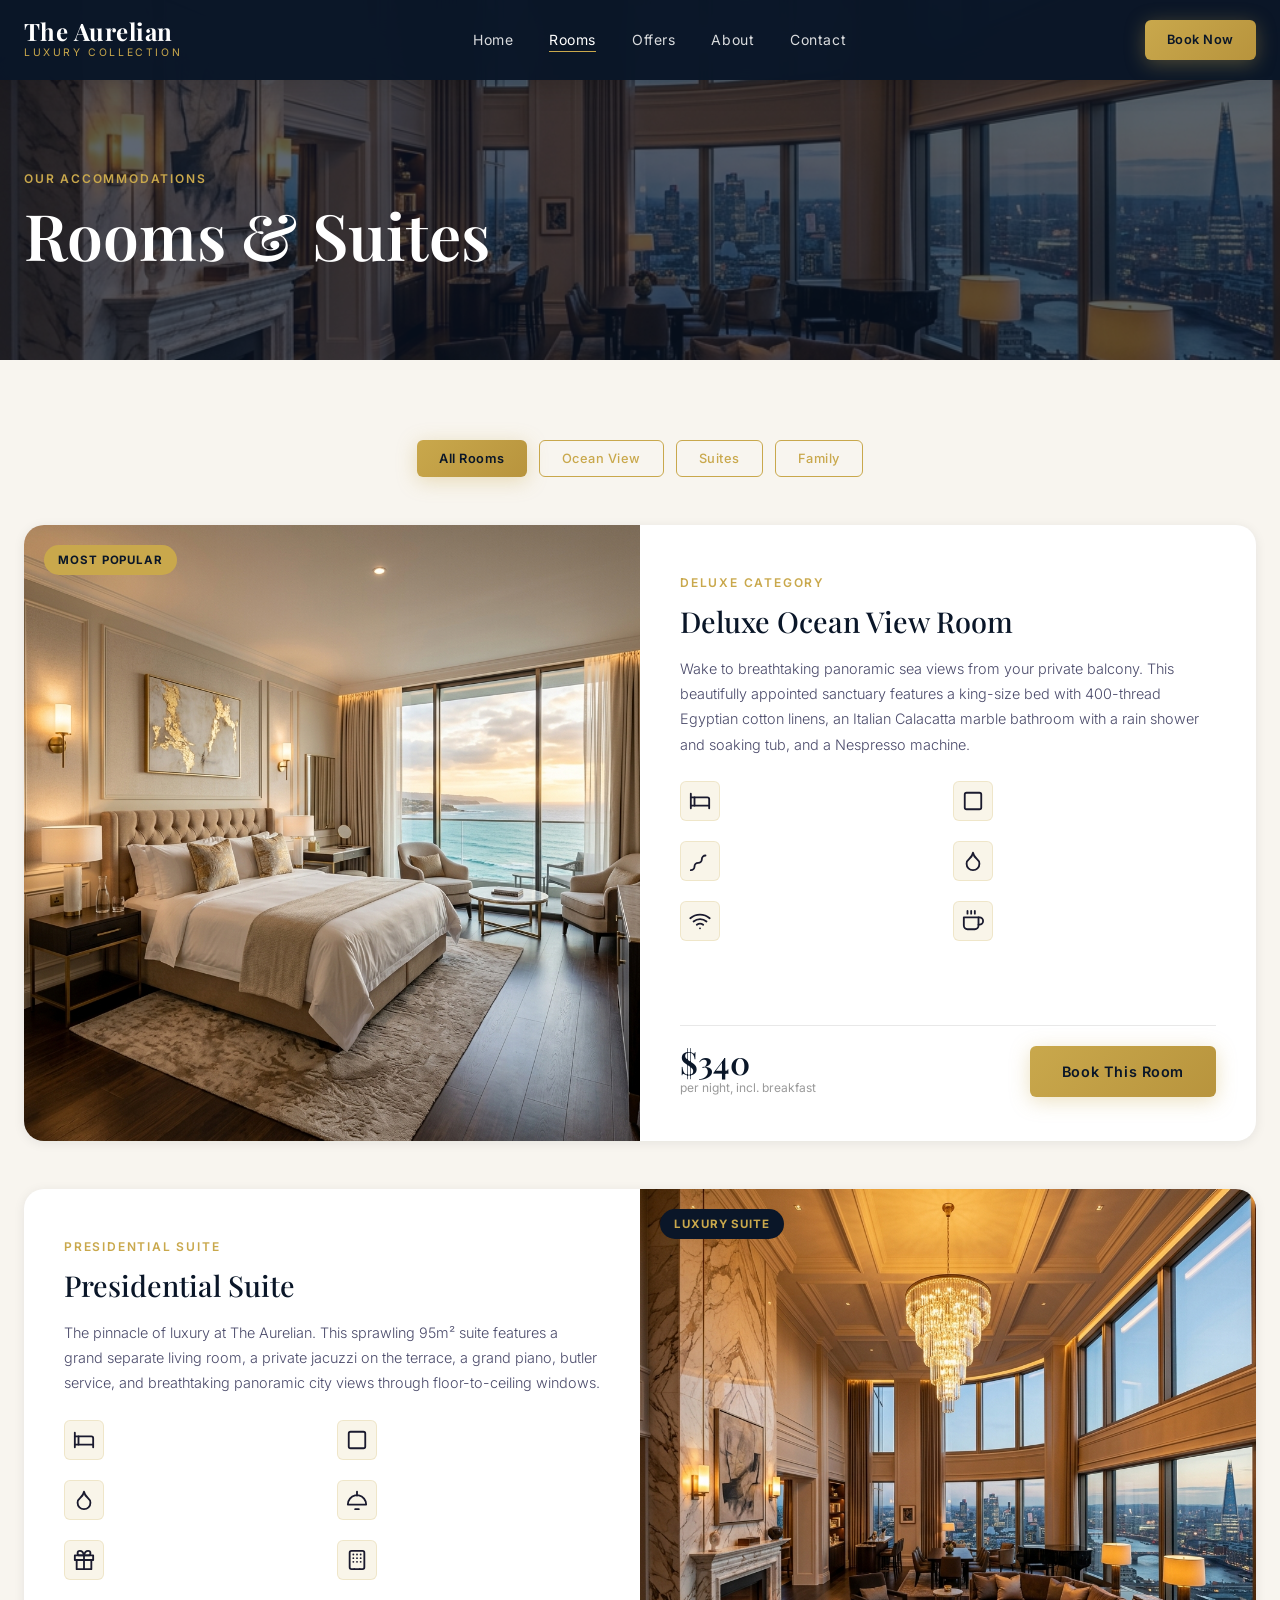
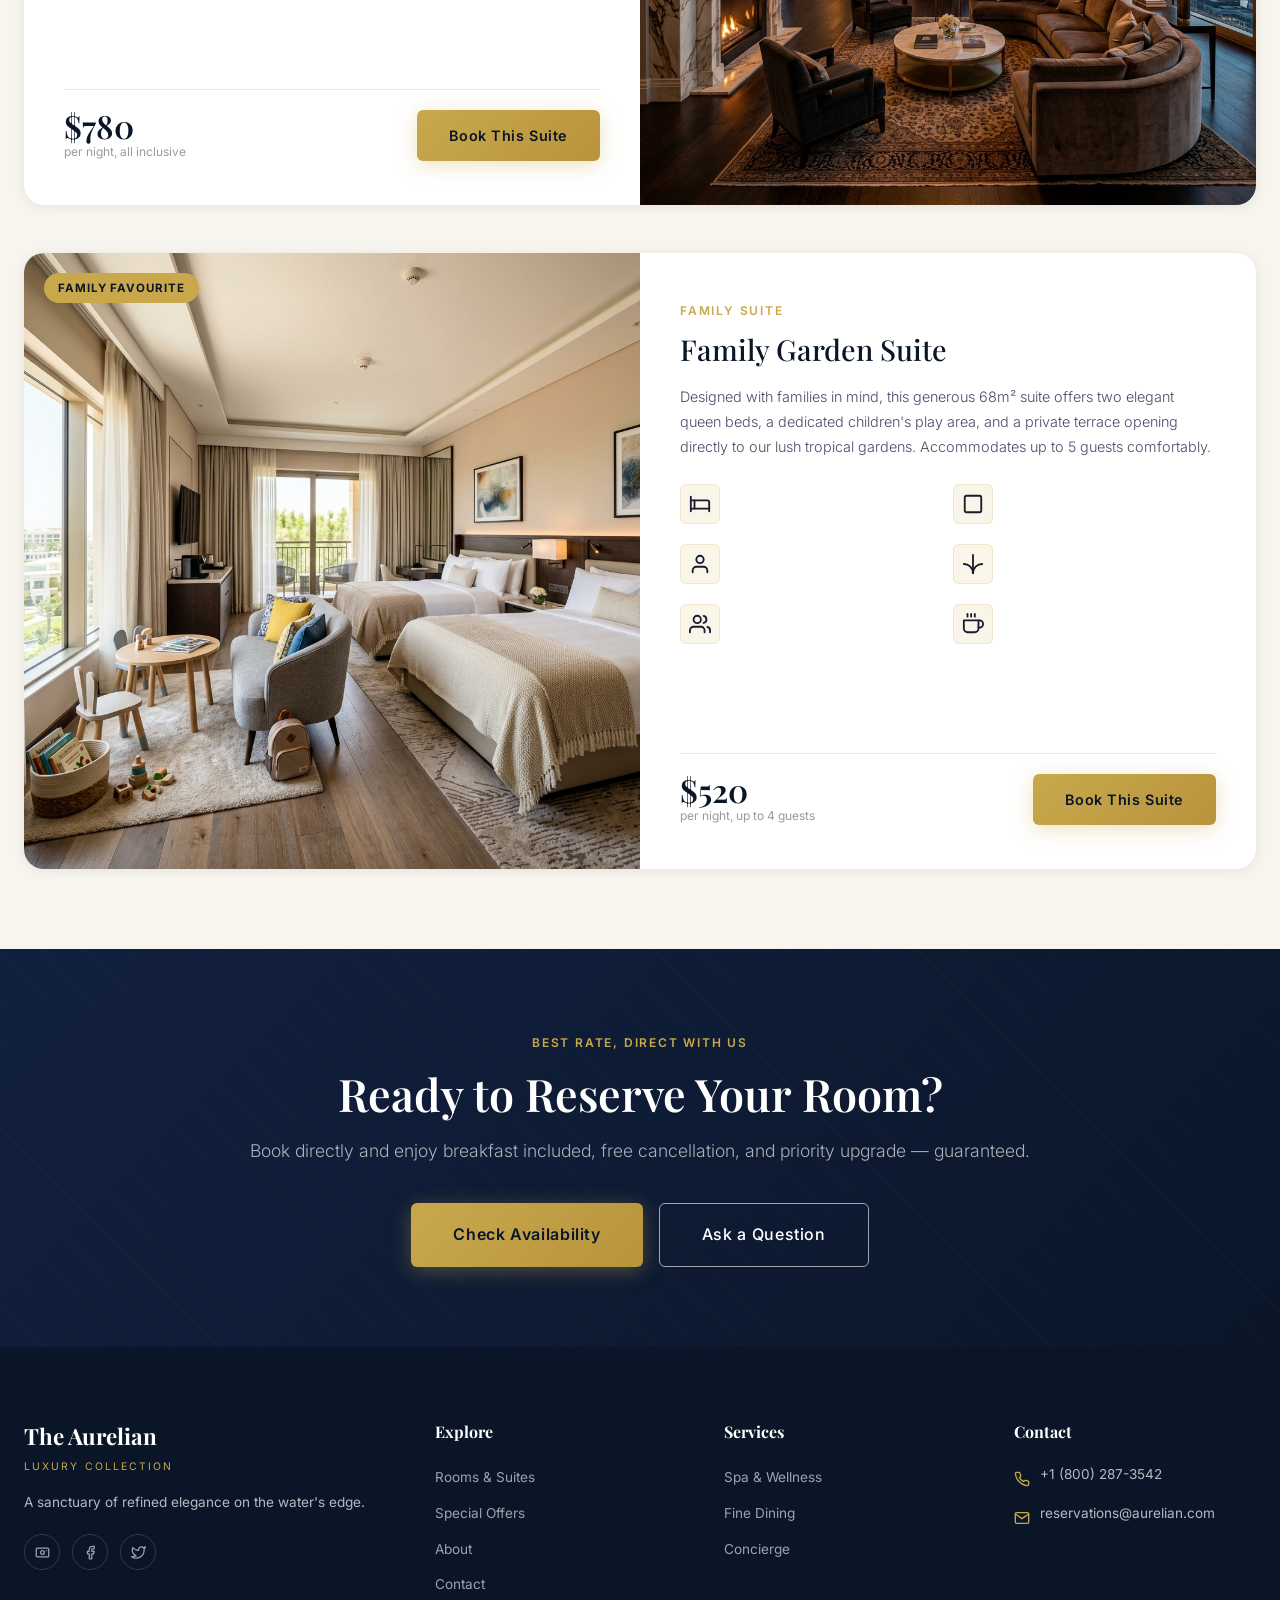
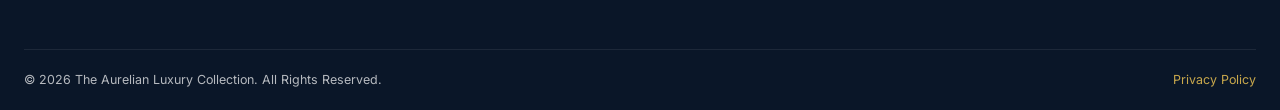
<file: rooms.html>
<!DOCTYPE html>
<html lang="en">
<head>
  <meta charset="UTF-8" />
  <meta name="viewport" content="width=device-width, initial-scale=1.0" />
  <title>Rooms & Suites — The Aurelian Luxury Hotel</title>
  <meta name="description" content="Explore our exquisite rooms and suites at The Aurelian. From ocean-view deluxe rooms to presidential suites — each designed for the most discerning travellers." />
  <link rel="stylesheet" href="style.css" />
  <link rel="preconnect" href="https://fonts.googleapis.com" />
</head>
<body class="page-enter">

  <nav class="navbar scrolled" id="navbar">
    <div class="nav-inner">
      <a href="index.html" class="nav-logo">
        <span class="logo-name">The Aurelian</span>
        <span class="logo-tagline">Luxury Collection</span>
      </a>
      <ul class="nav-links">
        <li><a href="index.html">Home</a></li>
        <li><a href="rooms.html" class="active">Rooms</a></li>
        <li><a href="offers.html">Offers</a></li>
        <li><a href="about.html">About</a></li>
        <li><a href="contact.html">Contact</a></li>
      </ul>
      <a href="booking.html" class="btn btn-primary btn-sm nav-cta">Book Now</a>
      <button class="nav-hamburger" id="hamburger-btn" aria-label="Open menu"><span></span><span></span><span></span></button>
    </div>
  </nav>

  <div class="mobile-nav" id="mobile-nav">
    <button class="mobile-nav-close" id="mobile-nav-close">&times;</button>
    <a href="index.html">Home</a>
    <a href="rooms.html">Rooms</a>
    <a href="offers.html">Offers</a>
    <a href="about.html">About</a>
    <a href="contact.html">Contact</a>
    <a href="booking.html" class="btn btn-primary">Book Now</a>
  </div>

  <!-- PAGE HERO -->
  <div class="page-hero">
    <div class="page-hero-bg">
      <img src="assets/room-suite.png" alt="Luxurious hotel suite" />
    </div>
    <div class="page-hero-content">
      <span class="overline">Our Accommodations</span>
      <h1 class="h1">Rooms &amp; Suites</h1>
    </div>
  </div>

  <!-- ROOMS SECTION -->
  <section style="background:var(--cream);padding:80px 0;">
    <div class="container">
      <!-- Filter Tabs -->
      <div style="display:flex;gap:12px;flex-wrap:wrap;margin-bottom:48px;justify-content:center;" id="room-filters">
        <button class="btn btn-primary btn-sm filter-btn active" data-filter="all">All Rooms</button>
        <button class="btn btn-outline btn-sm filter-btn" data-filter="ocean">Ocean View</button>
        <button class="btn btn-outline btn-sm filter-btn" data-filter="suite">Suites</button>
        <button class="btn btn-outline btn-sm filter-btn" data-filter="family">Family</button>
      </div>

      <!-- Rooms Grid — Full Detail Cards -->
      <div style="display:flex;flex-direction:column;gap:48px;" id="rooms-list">

        <!-- Room 1: Deluxe Ocean View -->
        <article class="reveal" data-category="ocean" style="background:var(--white);border-radius:var(--radius-lg);overflow:hidden;box-shadow:var(--shadow-sm);display:grid;grid-template-columns:1fr 1fr;min-height:420px;">
          <div style="overflow:hidden;position:relative;">
            <img src="assets/room-deluxe.png" alt="Deluxe Ocean View Room" style="width:100%;height:100%;object-fit:cover;transition:transform 0.6s ease;" loading="lazy"
              onmouseover="this.style.transform='scale(1.05)'" onmouseout="this.style.transform='scale(1)'" />
            <div style="position:absolute;top:20px;left:20px;background:var(--gold);color:var(--navy);font-size:0.72rem;font-weight:700;letter-spacing:0.08em;text-transform:uppercase;padding:6px 14px;border-radius:100px;">Most Popular</div>
          </div>
          <div style="padding:44px 40px;display:flex;flex-direction:column;justify-content:space-between;">
            <div>
              <span class="overline">Deluxe Category</span>
              <h2 class="h3" style="font-family:var(--font-serif);color:var(--navy);margin:8px 0 16px;">Deluxe Ocean View Room</h2>
              <p class="lead" style="font-size:0.9rem;margin-bottom:24px;">Wake to breathtaking panoramic sea views from your private balcony. This beautifully appointed sanctuary features a king-size bed with 400-thread Egyptian cotton linens, an Italian Calacatta marble bathroom with a rain shower and soaking tub, and a Nespresso machine.</p>
              <div style="display:grid;grid-template-columns:1fr 1fr;gap:10px;margin-bottom:24px;">
                <div class="amenity-item"><div class="icon" style="display:flex;align-items:center;justify-content:center;"><svg class="icon-svg" viewBox="0 0 24 24" fill="none" stroke="currentColor" stroke-width="2" stroke-linecap="round" stroke-linejoin="round"><path d="M2 4v16"></path><path d="M2 8h18a2 2 0 0 1 2 2v10"></path><path d="M2 17h20"></path><path d="M6 8v9"></path></svg></div><div class="text"><strong>King Bed</strong><span>400-thread cotton</span></div></div>
                <div class="amenity-item"><div class="icon" style="display:flex;align-items:center;justify-content:center;"><svg class="icon-svg" viewBox="0 0 24 24" fill="none" stroke="currentColor" stroke-width="2" stroke-linecap="round" stroke-linejoin="round"><rect x="3" y="3" width="18" height="18" rx="2" ry="2"></rect></svg></div><div class="text"><strong>42 m²</strong><span>Including balcony</span></div></div>
                <div class="amenity-item"><div class="icon" style="display:flex;align-items:center;justify-content:center;"><svg class="icon-svg" viewBox="0 0 24 24" fill="none" stroke="currentColor" stroke-width="2" stroke-linecap="round" stroke-linejoin="round"><path d="M2 22a4 4 0 0 0 4-4 4 4 0 0 1 4-4 4 4 0 0 0 4-4 4 4 0 0 1 4-4"></path></svg></div><div class="text"><strong>Ocean View</strong><span>Private terrace</span></div></div>
                <div class="amenity-item"><div class="icon" style="display:flex;align-items:center;justify-content:center;"><svg class="icon-svg" viewBox="0 0 24 24" fill="none" stroke="currentColor" stroke-width="2" stroke-linecap="round" stroke-linejoin="round"><path d="M12 22a7 7 0 0 0 7-7c0-2-1-3.9-3-5.5s-3.5-4-4-6.5c-.5 2.5-2 4.9-4 6.5C6 11.1 5 13 5 15a7 7 0 0 0 7 7z"></path></svg></div><div class="text"><strong>Marble Bath</strong><span>Rain shower & tub</span></div></div>
                <div class="amenity-item"><div class="icon" style="display:flex;align-items:center;justify-content:center;"><svg class="icon-svg" viewBox="0 0 24 24" fill="none" stroke="currentColor" stroke-width="2" stroke-linecap="round" stroke-linejoin="round"><path d="M5 12.55a11 11 0 0 1 14.08 0"></path><path d="M1.42 9a16 16 0 0 1 21.16 0"></path><path d="M8.53 16.11a6 6 0 0 1 6.95 0"></path><line x1="12" y1="20" x2="12.01" y2="20"></line></svg></div><div class="text"><strong>1Gbps WiFi</strong><span>Complimentary</span></div></div>
                <div class="amenity-item"><div class="icon" style="display:flex;align-items:center;justify-content:center;"><svg class="icon-svg" viewBox="0 0 24 24" fill="none" stroke="currentColor" stroke-width="2" stroke-linecap="round" stroke-linejoin="round"><path d="M18 8h1a4 4 0 0 1 0 8h-1"></path><path d="M2 8h16v9a4 4 0 0 1-4 4H6a4 4 0 0 1-4-4V8z"></path><line x1="6" y1="1" x2="6" y2="4"></line><line x1="10" y1="1" x2="10" y2="4"></line><line x1="14" y1="1" x2="14" y2="4"></line></svg></div><div class="text"><strong>Breakfast</strong><span>Included (direct)</span></div></div>
              </div>
            </div>
            <div style="display:flex;align-items:center;justify-content:space-between;padding-top:20px;border-top:1px solid var(--grey-200);">
              <div>
                <div style="font-family:var(--font-serif);font-size:2rem;font-weight:600;color:var(--navy);line-height:1;">$340</div>
                <div style="font-size:0.75rem;color:var(--grey-400);">per night, incl. breakfast</div>
              </div>
              <a href="booking.html?room=deluxe" class="btn btn-primary" id="book-deluxe-rooms">Book This Room</a>
            </div>
          </div>
        </article>

        <!-- Room 2: Presidential Suite -->
        <article class="reveal" data-category="suite" style="background:var(--white);border-radius:var(--radius-lg);overflow:hidden;box-shadow:var(--shadow-sm);display:grid;grid-template-columns:1fr 1fr;min-height:420px;">
          <div style="padding:44px 40px;display:flex;flex-direction:column;justify-content:space-between;order:1;">
            <div>
              <span class="overline">Presidential Suite</span>
              <h2 class="h3" style="font-family:var(--font-serif);color:var(--navy);margin:8px 0 16px;">Presidential Suite</h2>
              <p class="lead" style="font-size:0.9rem;margin-bottom:24px;">The pinnacle of luxury at The Aurelian. This sprawling 95m² suite features a grand separate living room, a private jacuzzi on the terrace, a grand piano, butler service, and breathtaking panoramic city views through floor-to-ceiling windows.</p>
              <div style="display:grid;grid-template-columns:1fr 1fr;gap:10px;margin-bottom:24px;">
                <div class="amenity-item"><div class="icon" style="display:flex;align-items:center;justify-content:center;"><svg class="icon-svg" viewBox="0 0 24 24" fill="none" stroke="currentColor" stroke-width="2" stroke-linecap="round" stroke-linejoin="round"><path d="M2 4v16"></path><path d="M2 8h18a2 2 0 0 1 2 2v10"></path><path d="M2 17h20"></path><path d="M6 8v9"></path></svg></div><div class="text"><strong>King Bed</strong><span>Bespoke mattress</span></div></div>
                <div class="amenity-item"><div class="icon" style="display:flex;align-items:center;justify-content:center;"><svg class="icon-svg" viewBox="0 0 24 24" fill="none" stroke="currentColor" stroke-width="2" stroke-linecap="round" stroke-linejoin="round"><rect x="3" y="3" width="18" height="18" rx="2" ry="2"></rect></svg></div><div class="text"><strong>95 m²</strong><span>+ private terrace</span></div></div>
                <div class="amenity-item"><div class="icon" style="display:flex;align-items:center;justify-content:center;"><svg class="icon-svg" viewBox="0 0 24 24" fill="none" stroke="currentColor" stroke-width="2" stroke-linecap="round" stroke-linejoin="round"><path d="M12 22a7 7 0 0 0 7-7c0-2-1-3.9-3-5.5s-3.5-4-4-6.5c-.5 2.5-2 4.9-4 6.5C6 11.1 5 13 5 15a7 7 0 0 0 7 7z"></path></svg></div><div class="text"><strong>Private Jacuzzi</strong><span>On terrace</span></div></div>
                <div class="amenity-item"><div class="icon" style="display:flex;align-items:center;justify-content:center;"><svg class="icon-svg" viewBox="0 0 24 24" fill="none" stroke="currentColor" stroke-width="2" stroke-linecap="round" stroke-linejoin="round"><path d="M22 17H2c0-5 3.5-9 8-10h4c4.5 1 8 5 8 10Z"></path><path d="M12 7V3"></path><path d="M10 22h4"></path></svg></div><div class="text"><strong>Butler Service</strong><span>24/7 dedicated</span></div></div>
                <div class="amenity-item"><div class="icon" style="display:flex;align-items:center;justify-content:center;"><svg class="icon-svg" viewBox="0 0 24 24" fill="none" stroke="currentColor" stroke-width="2" stroke-linecap="round" stroke-linejoin="round"><polyline points="20 12 20 22 4 22 4 12"></polyline><rect x="2" y="7" width="20" height="5"></rect><line x1="12" y1="22" x2="12" y2="7"></line><path d="M12 7H7.5a2.5 2.5 0 0 1 0-5C11 2 12 7 12 7z"></path><path d="M12 7h4.5a2.5 2.5 0 0 0 0-5C13 2 12 7 12 7z"></path></svg></div><div class="text"><strong>Welcome Gift</strong><span>Champagne & fruit</span></div></div>
                <div class="amenity-item"><div class="icon" style="display:flex;align-items:center;justify-content:center;"><svg class="icon-svg" viewBox="0 0 24 24" fill="none" stroke="currentColor" stroke-width="2" stroke-linecap="round" stroke-linejoin="round"><rect x="4" y="2" width="16" height="20" rx="2" ry="2"></rect><line x1="9" y1="22" x2="9" y2="22.01"></line><line x1="15" y1="22" x2="15" y2="22.01"></line><path d="M8 6h.01"></path><path d="M16 6h.01"></path><path d="M12 6h.01"></path><path d="M12 10h.01"></path><path d="M12 14h.01"></path><path d="M16 10h.01"></path><path d="M16 14h.01"></path><path d="M8 10h.01"></path><path d="M8 14h.01"></path></svg></div><div class="text"><strong>City/Sea Views</strong><span>Panoramic, all sides</span></div></div>
              </div>
            </div>
            <div style="display:flex;align-items:center;justify-content:space-between;padding-top:20px;border-top:1px solid var(--grey-200);">
              <div>
                <div style="font-family:var(--font-serif);font-size:2rem;font-weight:600;color:var(--navy);line-height:1;">$780</div>
                <div style="font-size:0.75rem;color:var(--grey-400);">per night, all inclusive</div>
              </div>
              <a href="booking.html?room=suite" class="btn btn-primary" id="book-suite-rooms">Book This Suite</a>
            </div>
          </div>
          <div style="overflow:hidden;position:relative;order:2;">
            <img src="assets/room-suite.png" alt="Presidential Suite" style="width:100%;height:100%;object-fit:cover;transition:transform 0.6s ease;" loading="lazy"
              onmouseover="this.style.transform='scale(1.05)'" onmouseout="this.style.transform='scale(1)'" />
            <div style="position:absolute;top:20px;left:20px;background:var(--navy);color:var(--gold);font-size:0.72rem;font-weight:700;letter-spacing:0.08em;text-transform:uppercase;padding:6px 14px;border-radius:100px;">Luxury Suite</div>
          </div>
        </article>

        <!-- Room 3: Family Garden Suite -->
        <article class="reveal" data-category="family" style="background:var(--white);border-radius:var(--radius-lg);overflow:hidden;box-shadow:var(--shadow-sm);display:grid;grid-template-columns:1fr 1fr;min-height:420px;">
          <div style="overflow:hidden;position:relative;">
            <img src="assets/room-family.png" alt="Family Garden Suite" style="width:100%;height:100%;object-fit:cover;transition:transform 0.6s ease;" loading="lazy"
              onmouseover="this.style.transform='scale(1.05)'" onmouseout="this.style.transform='scale(1)'" />
            <div style="position:absolute;top:20px;left:20px;background:var(--gold);color:var(--navy);font-size:0.72rem;font-weight:700;letter-spacing:0.08em;text-transform:uppercase;padding:6px 14px;border-radius:100px;">Family Favourite</div>
          </div>
          <div style="padding:44px 40px;display:flex;flex-direction:column;justify-content:space-between;">
            <div>
              <span class="overline">Family Suite</span>
              <h2 class="h3" style="font-family:var(--font-serif);color:var(--navy);margin:8px 0 16px;">Family Garden Suite</h2>
              <p class="lead" style="font-size:0.9rem;margin-bottom:24px;">Designed with families in mind, this generous 68m² suite offers two elegant queen beds, a dedicated children's play area, and a private terrace opening directly to our lush tropical gardens. Accommodates up to 5 guests comfortably.</p>
              <div style="display:grid;grid-template-columns:1fr 1fr;gap:10px;margin-bottom:24px;">
                <div class="amenity-item"><div class="icon" style="display:flex;align-items:center;justify-content:center;"><svg class="icon-svg" viewBox="0 0 24 24" fill="none" stroke="currentColor" stroke-width="2" stroke-linecap="round" stroke-linejoin="round"><path d="M2 4v16"></path><path d="M2 8h18a2 2 0 0 1 2 2v10"></path><path d="M2 17h20"></path><path d="M6 8v9"></path></svg></div><div class="text"><strong>2 Queen Beds</strong><span>Plush & cosy</span></div></div>
                <div class="amenity-item"><div class="icon" style="display:flex;align-items:center;justify-content:center;"><svg class="icon-svg" viewBox="0 0 24 24" fill="none" stroke="currentColor" stroke-width="2" stroke-linecap="round" stroke-linejoin="round"><rect x="3" y="3" width="18" height="18" rx="2" ry="2"></rect></svg></div><div class="text"><strong>68 m²</strong><span>+ garden terrace</span></div></div>
                <div class="amenity-item"><div class="icon" style="display:flex;align-items:center;justify-content:center;"><svg class="icon-svg" viewBox="0 0 24 24" fill="none" stroke="currentColor" stroke-width="2" stroke-linecap="round" stroke-linejoin="round"><path d="M20 21v-2a4 4 0 0 0-4-4H8a4 4 0 0 0-4 4v2"></path><circle cx="12" cy="7" r="4"></circle></svg></div><div class="text"><strong>Kids Zone</strong><span>Toys & games area</span></div></div>
                <div class="amenity-item"><div class="icon" style="display:flex;align-items:center;justify-content:center;"><svg class="icon-svg" viewBox="0 0 24 24" fill="none" stroke="currentColor" stroke-width="2" stroke-linecap="round" stroke-linejoin="round"><line x1="12" y1="22" x2="12" y2="2"></line><path d="M12 22A10 10 0 0 0 2 12a10 10 0 0 1 10 10z"></path><path d="M12 22a10 10 0 0 1 10-10 10 10 0 0 0-10 10z"></path></svg></div><div class="text"><strong>Garden Access</strong><span>Private terrace</span></div></div>
                <div class="amenity-item"><div class="icon" style="display:flex;align-items:center;justify-content:center;"><svg class="icon-svg" viewBox="0 0 24 24" fill="none" stroke="currentColor" stroke-width="2" stroke-linecap="round" stroke-linejoin="round"><path d="M17 21v-2a4 4 0 0 0-4-4H5a4 4 0 0 0-4 4v2"></path><circle cx="9" cy="7" r="4"></circle><path d="M23 21v-2a4 4 0 0 0-3-3.87"></path><path d="M16 3.13a4 4 0 0 1 0 7.75"></path></svg></div><div class="text"><strong>Up to 5 Guests</strong><span>Extra beds available</span></div></div>
                <div class="amenity-item"><div class="icon" style="display:flex;align-items:center;justify-content:center;"><svg class="icon-svg" viewBox="0 0 24 24" fill="none" stroke="currentColor" stroke-width="2" stroke-linecap="round" stroke-linejoin="round"><path d="M18 8h1a4 4 0 0 1 0 8h-1"></path><path d="M2 8h16v9a4 4 0 0 1-4 4H6a4 4 0 0 1-4-4V8z"></path><line x1="6" y1="1" x2="6" y2="4"></line><line x1="10" y1="1" x2="10" y2="4"></line><line x1="14" y1="1" x2="14" y2="4"></line></svg></div><div class="text"><strong>Kitchenette</strong><span>For light cooking</span></div></div>
              </div>
            </div>
            <div style="display:flex;align-items:center;justify-content:space-between;padding-top:20px;border-top:1px solid var(--grey-200);">
              <div>
                <div style="font-family:var(--font-serif);font-size:2rem;font-weight:600;color:var(--navy);line-height:1;">$520</div>
                <div style="font-size:0.75rem;color:var(--grey-400);">per night, up to 4 guests</div>
              </div>
              <a href="booking.html?room=family" class="btn btn-primary" id="book-family-rooms">Book This Suite</a>
            </div>
          </div>
        </article>

      </div>
    </div>
  </section>

  <!-- CTA -->
  <section class="cta-banner">
    <div class="container">
      <div class="cta-content">
        <span class="overline">Best Rate, Direct with Us</span>
        <h2 class="h2">Ready to Reserve Your Room?</h2>
        <p class="lead">Book directly and enjoy breakfast included, free cancellation, and priority upgrade — guaranteed.</p>
        <div class="cta-actions">
          <a href="booking.html" class="btn btn-primary btn-lg" id="rooms-cta-book">Check Availability</a>
          <a href="contact.html" class="btn btn-outline-white btn-lg" id="rooms-cta-contact">Ask a Question</a>
        </div>
      </div>
    </div>
  </section>

  <!-- FOOTER -->
  <footer class="footer">
    <div class="container">
      <div class="footer-grid">
        <div class="footer-brand">
          <div class="logo-name">The Aurelian</div>
          <div class="logo-tagline">Luxury Collection</div>
          <p>A sanctuary of refined elegance on the water's edge.</p>
          <div class="footer-social">
            <a href="#" class="social-btn" aria-label="Instagram"><svg class="icon-svg-sm" viewBox="0 0 24 24" fill="none" stroke="currentColor" stroke-width="2" stroke-linecap="round" stroke-linejoin="round"><rect x="2" y="5" width="20" height="14" rx="2" ry="2"></rect><circle cx="12" cy="12" r="3"></circle><line x1="18" y1="9" x2="18.01" y2="9"></line></svg></a>
            <a href="#" class="social-btn" aria-label="Facebook"><svg class="icon-svg-sm" viewBox="0 0 24 24" fill="none" stroke="currentColor" stroke-width="2" stroke-linecap="round" stroke-linejoin="round"><path d="M18 2h-3a5 5 0 0 0-5 5v3H7v4h3v8h4v-8h3l1-4h-4V7a1 1 0 0 1 1-1h3z"></path></svg></a>
            <a href="#" class="social-btn" aria-label="Twitter"><svg class="icon-svg-sm" viewBox="0 0 24 24" fill="none" stroke="currentColor" stroke-width="2" stroke-linecap="round" stroke-linejoin="round"><path d="M23 3a10.9 10.9 0 0 1-3.14 1.53 4.48 4.48 0 0 0-7.86 3v1A10.66 10.66 0 0 1 3 4s-4 9 5 13a11.64 11.64 0 0 1-7 2c9 5 20 0 20-11.5a4.5 4.5 0 0 0-.08-.83A7.72 7.72 0 0 0 23 3z"></path></svg></a>
          </div>
        </div>
        <div class="footer-col">
          <h4>Explore</h4>
          <ul>
            <li><a href="rooms.html">Rooms & Suites</a></li>
            <li><a href="offers.html">Special Offers</a></li>
            <li><a href="about.html">About</a></li>
            <li><a href="contact.html">Contact</a></li>
          </ul>
        </div>
        <div class="footer-col">
          <h4>Services</h4>
          <ul>
            <li><a href="#">Spa & Wellness</a></li>
            <li><a href="#">Fine Dining</a></li>
            <li><a href="#">Concierge</a></li>
          </ul>
        </div>
        <div class="footer-col">
          <h4>Contact</h4>
          <div class="footer-contact-item"><span class="icon"><svg class="icon-svg-sm" viewBox="0 0 24 24" fill="none" stroke="currentColor" stroke-width="2" stroke-linecap="round" stroke-linejoin="round"><path d="M22 16.92v3a2 2 0 0 1-2.18 2 19.79 19.79 0 0 1-8.63-3.07 19.5 19.5 0 0 1-6-6 19.79 19.79 0 0 1-3.07-8.67A2 2 0 0 1 4.11 2h3a2 2 0 0 1 2 1.72 12.84 12.84 0 0 0 .7 2.81 2 2 0 0 1-.45 2.11L8.09 9.91a16 16 0 0 0 6 6l1.27-1.27a2 2 0 0 1 2.11-.45 12.84 12.84 0 0 0 2.81.7A2 2 0 0 1 22 16.92z"></path></svg></span><span>+1 (800) 287-3542</span></div>
          <div class="footer-contact-item"><span class="icon"><svg class="icon-svg-sm" viewBox="0 0 24 24" fill="none" stroke="currentColor" stroke-width="2" stroke-linecap="round" stroke-linejoin="round"><path d="M4 4h16c1.1 0 2 .9 2 2v12c0 1.1-.9 2-2 2H4c-1.1 0-2-.9-2-2V6c0-1.1.9-2 2-2z"></path><polyline points="22,6 12,13 2,6"></polyline></svg></span><span>reservations@aurelian.com</span></div>
        </div>
      </div>
      <div class="footer-bottom">
        <span>© 2026 The Aurelian Luxury Collection. All Rights Reserved.</span>
        <span><a href="#">Privacy Policy</a></span>
      </div>
    </div>
  </footer>

  <script src="script.js"></script>
  <script>
    // Room filter tabs
    const filterBtns = document.querySelectorAll('.filter-btn');
    const roomCards  = document.querySelectorAll('#rooms-list article');
    filterBtns.forEach(btn => {
      btn.addEventListener('click', () => {
        filterBtns.forEach(b => { b.classList.remove('active'); b.classList.add('btn-outline'); b.classList.remove('btn-primary'); });
        btn.classList.add('active', 'btn-primary'); btn.classList.remove('btn-outline');
        const filter = btn.dataset.filter;
        roomCards.forEach(card => {
          card.style.display = (filter === 'all' || card.dataset.category === filter) ? '' : 'none';
        });
      });
    });
  </script>
</body>
</html>
</file>
<file: style.css>
/* ===========================
   DESIGN TOKENS & RESET
=========================== */
@import url('https://fonts.googleapis.com/css2?family=Playfair+Display:ital,wght@0,400;0,500;0,600;0,700;1,400;1,500&family=Inter:wght@300;400;500;600&display=swap');

:root {
  --navy:     #0A1628;
  --navy-mid: #122040;
  --gold:     #C9A84C;
  --gold-light: #E2C97E;
  --gold-dim: rgba(201,168,76,0.15);
  --cream:    #F8F5EF;
  --cream-dark: #EDE9E0;
  --white:    #FFFFFF;
  --grey-100: #F4F4F4;
  --grey-200: #E8E8E8;
  --grey-400: #9A9A9A;
  --grey-600: #5A5A5A;
  --text-primary: #1A1A2E;
  --text-secondary: #4A4A6A;

  --font-serif: 'Playfair Display', Georgia, serif;
  --font-sans:  'Inter', system-ui, sans-serif;

  --radius-sm: 6px;
  --radius-md: 12px;
  --radius-lg: 20px;
  --radius-xl: 32px;

  --shadow-sm: 0 2px 12px rgba(10,22,40,0.08);
  --shadow-md: 0 8px 32px rgba(10,22,40,0.12);
  --shadow-lg: 0 20px 60px rgba(10,22,40,0.18);

  --transition: 0.3s cubic-bezier(0.4, 0, 0.2, 1);
  --transition-slow: 0.6s cubic-bezier(0.4, 0, 0.2, 1);

  --max-width: 1280px;
  --nav-height: 80px;
}

*, *::before, *::after {
  box-sizing: border-box;
  margin: 0;
  padding: 0;
}

html {
  scroll-behavior: smooth;
  font-size: 16px;
}

body {
  font-family: var(--font-sans);
  color: var(--text-primary);
  background: var(--white);
  line-height: 1.6;
  -webkit-font-smoothing: antialiased;
}

img {
  max-width: 100%;
  display: block;
  object-fit: cover;
}

a {
  text-decoration: none;
  color: inherit;
  transition: color var(--transition);
}

ul { list-style: none; }

/* ===========================
   TYPOGRAPHY
=========================== */
.h1 { font-family: var(--font-serif); font-size: clamp(2.4rem, 5vw, 4rem); font-weight: 600; line-height: 1.15; }
.h2 { font-family: var(--font-serif); font-size: clamp(1.8rem, 3.5vw, 2.8rem); font-weight: 600; line-height: 1.2; }
.h3 { font-family: var(--font-serif); font-size: clamp(1.3rem, 2.5vw, 1.8rem); font-weight: 500; line-height: 1.3; }
.h4 { font-family: var(--font-serif); font-size: 1.25rem; font-weight: 500; }
.overline { font-size: 0.75rem; font-weight: 600; letter-spacing: 0.15em; text-transform: uppercase; color: var(--gold); }
.lead { font-size: 1.1rem; font-weight: 300; color: var(--text-secondary); line-height: 1.75; }

/* ===========================
   UTILITY CLASSES
=========================== */
.container { max-width: var(--max-width); margin: 0 auto; padding: 0 24px; }
.container-sm { max-width: 760px; margin: 0 auto; padding: 0 24px; }
.text-center { text-align: center; }
.text-gold { color: var(--gold); }
.text-navy { color: var(--navy); }
.text-white { color: var(--white); }
.bg-cream { background: var(--cream); }
.bg-navy { background: var(--navy); }
.bg-white { background: var(--white); }
.hidden { display: none !important; }

.section-heading {
  margin-bottom: 60px;
}
.section-heading .overline { margin-bottom: 12px; display: block; }
.section-heading .h2 { margin-bottom: 16px; }
.section-heading .lead { max-width: 560px; margin: 0 auto; }

section { padding: 96px 0; }

.divider-gold {
  width: 52px;
  height: 2px;
  background: linear-gradient(90deg, var(--gold), var(--gold-light));
  margin: 20px auto;
  border-radius: 2px;
}

/* ===========================
   BUTTONS
=========================== */
.btn {
  display: inline-flex;
  align-items: center;
  gap: 8px;
  padding: 14px 32px;
  border-radius: var(--radius-sm);
  font-family: var(--font-sans);
  font-size: 0.9rem;
  font-weight: 500;
  letter-spacing: 0.04em;
  cursor: pointer;
  border: none;
  transition: all var(--transition);
  white-space: nowrap;
  position: relative;
  overflow: hidden;
}

.btn::before {
  content: '';
  position: absolute;
  inset: 0;
  opacity: 0;
  transition: opacity var(--transition);
}

.btn:hover::before { opacity: 1; }

.btn-primary {
  background: linear-gradient(135deg, var(--gold), #B8943D);
  color: var(--navy);
  font-weight: 600;
  box-shadow: 0 4px 20px rgba(201,168,76,0.35);
}
.btn-primary::before { background: rgba(255,255,255,0.12); }
.btn-primary:hover {
  transform: translateY(-2px);
  box-shadow: 0 8px 30px rgba(201,168,76,0.45);
}

.btn-outline {
  background: transparent;
  border: 1.5px solid var(--gold);
  color: var(--gold);
}
.btn-outline::before { background: var(--gold-dim); }
.btn-outline:hover { transform: translateY(-2px); }

.btn-outline-white {
  background: transparent;
  border: 1.5px solid rgba(255,255,255,0.6);
  color: var(--white);
}
.btn-outline-white::before { background: rgba(255,255,255,0.08); }
.btn-outline-white:hover { border-color: var(--white); }

.btn-ghost {
  background: rgba(255,255,255,0.1);
  backdrop-filter: blur(8px);
  color: var(--white);
  border: 1px solid rgba(255,255,255,0.2);
}
.btn-ghost:hover { background: rgba(255,255,255,0.2); }

.btn-lg { padding: 18px 42px; font-size: 1rem; }
.btn-sm { padding: 10px 22px; font-size: 0.8rem; }

/* Arrow icon button */
.btn-arrow .arrow-icon {
  transition: transform var(--transition);
}
.btn-arrow:hover .arrow-icon { transform: translateX(4px); }

/* ===========================
   NAVIGATION
=========================== */
.navbar {
  position: fixed;
  top: 0;
  left: 0;
  right: 0;
  z-index: 1000;
  height: var(--nav-height);
  display: flex;
  align-items: center;
  transition: background var(--transition), box-shadow var(--transition);
}

.navbar.transparent {
  background: transparent;
}

.navbar.scrolled {
  background: rgba(10, 22, 40, 0.97);
  backdrop-filter: blur(20px);
  box-shadow: 0 2px 30px rgba(0,0,0,0.2);
}

.nav-inner {
  width: 100%;
  max-width: var(--max-width);
  margin: 0 auto;
  padding: 0 24px;
  display: flex;
  align-items: center;
  justify-content: space-between;
}

.nav-logo {
  display: flex;
  flex-direction: column;
  cursor: pointer;
}
.nav-logo .logo-name {
  font-family: var(--font-serif);
  font-size: 1.5rem;
  font-weight: 700;
  color: var(--white);
  letter-spacing: 0.02em;
  line-height: 1;
}
.nav-logo .logo-tagline {
  font-size: 0.65rem;
  letter-spacing: 0.25em;
  text-transform: uppercase;
  color: var(--gold);
  margin-top: 2px;
}

.nav-links {
  display: flex;
  align-items: center;
  gap: 36px;
}

.nav-links a {
  color: rgba(255,255,255,0.85);
  font-size: 0.875rem;
  font-weight: 400;
  letter-spacing: 0.04em;
  position: relative;
  padding-bottom: 2px;
}
.nav-links a::after {
  content: '';
  position: absolute;
  bottom: -2px;
  left: 0;
  width: 0;
  height: 1px;
  background: var(--gold);
  transition: width var(--transition);
}
.nav-links a:hover { color: var(--white); }
.nav-links a:hover::after, .nav-links a.active::after { width: 100%; }
.nav-links a.active { color: var(--white); }

.nav-cta { margin-left: 8px; }

.nav-hamburger {
  display: none;
  flex-direction: column;
  gap: 5px;
  cursor: pointer;
  padding: 4px;
}
.nav-hamburger span {
  display: block;
  width: 24px;
  height: 2px;
  background: var(--white);
  border-radius: 2px;
  transition: all var(--transition);
}

/* Mobile Nav */
.mobile-nav {
  display: none;
  position: fixed;
  inset: 0;
  z-index: 999;
  background: var(--navy);
  flex-direction: column;
  align-items: center;
  justify-content: center;
  gap: 36px;
}
.mobile-nav.open { display: flex; }
.mobile-nav a {
  color: var(--white);
  font-family: var(--font-serif);
  font-size: 2rem;
  font-weight: 500;
  transition: color var(--transition);
}
.mobile-nav a:hover { color: var(--gold); }
.mobile-nav-close {
  position: absolute;
  top: 28px;
  right: 28px;
  color: var(--white);
  font-size: 1.8rem;
  cursor: pointer;
  background: none;
  border: none;
}

/* ===========================
   HERO
=========================== */
.hero {
  position: relative;
  min-height: 100vh;
  display: flex;
  flex-direction: column;
  justify-content: center;
  overflow: hidden;
}

.hero-bg {
  position: absolute;
  inset: 0;
  z-index: 0;
}
.hero-bg img {
  width: 100%;
  height: 100%;
  object-fit: cover;
  transform: scale(1.05);
  animation: heroZoom 8s ease forwards;
}
.hero-bg::after {
  content: '';
  position: absolute;
  inset: 0;
  background: linear-gradient(
    to bottom,
    rgba(10,22,40,0.55) 0%,
    rgba(10,22,40,0.35) 40%,
    rgba(10,22,40,0.7) 100%
  );
}

@keyframes heroZoom {
  from { transform: scale(1.05); }
  to   { transform: scale(1.0); }
}

.hero-content {
  position: relative;
  z-index: 1;
  padding: calc(var(--nav-height) + 60px) 24px 60px;
  max-width: var(--max-width);
  margin: 0 auto;
  width: 100%;
}

.hero-badge {
  display: inline-flex;
  align-items: center;
  gap: 8px;
  background: rgba(201,168,76,0.15);
  border: 1px solid rgba(201,168,76,0.4);
  border-radius: 100px;
  padding: 6px 16px;
  margin-bottom: 24px;
  backdrop-filter: blur(8px);
}
.hero-badge .stars { color: var(--gold); font-size: 0.75rem; letter-spacing: 2px; }
.hero-badge span { color: rgba(255,255,255,0.9); font-size: 0.78rem; letter-spacing: 0.08em; }

.hero-title {
  font-family: var(--font-serif);
  font-size: clamp(3rem, 7vw, 5.5rem);
  font-weight: 600;
  color: var(--white);
  line-height: 1.08;
  margin-bottom: 20px;
  max-width: 680px;
}
.hero-title em {
  font-style: italic;
  color: var(--gold-light);
}

.hero-subtitle {
  font-size: clamp(1rem, 1.5vw, 1.15rem);
  color: rgba(255,255,255,0.8);
  max-width: 480px;
  margin-bottom: 44px;
  line-height: 1.7;
  font-weight: 300;
}

.hero-actions {
  display: flex;
  align-items: center;
  gap: 16px;
  flex-wrap: wrap;
  margin-bottom: 60px;
}

.hero-stats {
  display: flex;
  gap: 48px;
}
.stat-item {
  display: flex;
  flex-direction: column;
}
.stat-item .stat-number {
  font-family: var(--font-serif);
  font-size: 2rem;
  font-weight: 600;
  color: var(--gold-light);
  line-height: 1;
}
.stat-item .stat-label {
  font-size: 0.75rem;
  color: rgba(255,255,255,0.6);
  letter-spacing: 0.08em;
  text-transform: uppercase;
  margin-top: 4px;
}

/* Booking Widget */
.booking-widget {
  position: relative;
  z-index: 10;
  background: var(--white);
  border-radius: var(--radius-lg);
  padding: 28px 32px;
  box-shadow: var(--shadow-lg), 0 0 0 1px rgba(201,168,76,0.1);
  max-width: 900px;
  margin: 0 auto -60px;
}

.booking-widget-title {
  font-family: var(--font-serif);
  font-size: 1.1rem;
  color: var(--navy);
  margin-bottom: 20px;
  font-weight: 500;
}

.booking-fields {
  display: grid;
  grid-template-columns: 1fr 1fr 1fr auto;
  gap: 16px;
  align-items: end;
}

.field-group {
  display: flex;
  flex-direction: column;
  gap: 6px;
}
.field-group label {
  font-size: 0.72rem;
  font-weight: 600;
  letter-spacing: 0.1em;
  text-transform: uppercase;
  color: var(--grey-400);
}
.field-group input,
.field-group select {
  width: 100%;
  padding: 12px 16px;
  border: 1.5px solid var(--grey-200);
  border-radius: var(--radius-sm);
  font-family: var(--font-sans);
  font-size: 0.9rem;
  color: var(--text-primary);
  background: var(--grey-100);
  transition: border-color var(--transition), background var(--transition);
  outline: none;
  cursor: pointer;
}
.field-group input:focus,
.field-group select:focus {
  border-color: var(--gold);
  background: var(--white);
}
.field-group select { appearance: none; cursor: pointer; }

.trust-bar {
  margin-top: 14px;
  padding-top: 14px;
  border-top: 1px solid var(--grey-200);
  display: flex;
  gap: 20px;
  flex-wrap: wrap;
}
.trust-item {
  display: flex;
  align-items: center;
  gap: 6px;
  font-size: 0.75rem;
  color: var(--grey-600);
}
.trust-item .icon { color: var(--gold); font-size: 0.85rem; }

/* ===========================
   WHY BOOK DIRECT
=========================== */
.why-direct {
  padding: 120px 0 96px;
}

.features-grid {
  display: grid;
  grid-template-columns: repeat(4, 1fr);
  gap: 32px;
  margin-top: 60px;
}

.feature-card {
  background: var(--cream);
  border-radius: var(--radius-md);
  padding: 36px 28px;
  text-align: center;
  transition: all var(--transition);
  border: 1px solid transparent;
  position: relative;
  overflow: hidden;
}

.feature-card::before {
  content: '';
  position: absolute;
  bottom: 0;
  left: 0;
  right: 0;
  height: 3px;
  background: linear-gradient(90deg, var(--gold), var(--gold-light));
  transform: scaleX(0);
  transition: transform var(--transition);
}

.feature-card:hover { 
  border-color: var(--gold-dim); 
  transform: translateY(-4px);
  box-shadow: var(--shadow-md);
}
.feature-card:hover::before { transform: scaleX(1); }

.feature-icon {
  width: 64px;
  height: 64px;
  border-radius: 50%;
  background: var(--gold-dim);
  display: flex;
  align-items: center;
  justify-content: center;
  margin: 0 auto 20px;
  font-size: 1.6rem;
  transition: all var(--transition);
}
.feature-card:hover .feature-icon {
  background: var(--gold);
}

.feature-card h3 {
  font-family: var(--font-serif);
  font-size: 1.1rem;
  color: var(--navy);
  margin-bottom: 10px;
}
.feature-card p {
  font-size: 0.875rem;
  color: var(--grey-600);
  line-height: 1.65;
}

/* ===========================
   ROOMS
=========================== */
.rooms-section { background: var(--cream); }

.rooms-grid {
  display: grid;
  grid-template-columns: repeat(3, 1fr);
  gap: 28px;
}

.room-card {
  background: var(--white);
  border-radius: var(--radius-md);
  overflow: hidden;
  box-shadow: var(--shadow-sm);
  transition: all var(--transition);
}
.room-card:hover {
  transform: translateY(-6px);
  box-shadow: var(--shadow-lg);
}

.room-image {
  position: relative;
  height: 240px;
  overflow: hidden;
}
.room-image img {
  width: 100%;
  height: 100%;
  object-fit: cover;
  transition: transform var(--transition-slow);
}
.room-card:hover .room-image img { transform: scale(1.08); }

.room-badge {
  position: absolute;
  top: 16px;
  left: 16px;
  background: var(--gold);
  color: var(--navy);
  font-size: 0.72rem;
  font-weight: 700;
  letter-spacing: 0.08em;
  text-transform: uppercase;
  padding: 5px 12px;
  border-radius: 100px;
}

.room-info { padding: 24px; }

.room-amenities {
  display: flex;
  gap: 16px;
  margin-bottom: 16px;
  flex-wrap: wrap;
}
.amenity-tag {
  font-size: 0.75rem;
  color: var(--grey-400);
  display: flex;
  align-items: center;
  gap: 4px;
}

.room-info h3 {
  font-family: var(--font-serif);
  font-size: 1.35rem;
  color: var(--navy);
  margin-bottom: 8px;
}
.room-info p {
  font-size: 0.875rem;
  color: var(--grey-600);
  line-height: 1.6;
  margin-bottom: 20px;
}

.room-footer {
  display: flex;
  align-items: center;
  justify-content: space-between;
  padding-top: 20px;
  border-top: 1px solid var(--grey-200);
}
.room-price .amount {
  font-family: var(--font-serif);
  font-size: 1.6rem;
  font-weight: 600;
  color: var(--navy);
  line-height: 1;
}
.room-price .period {
  font-size: 0.75rem;
  color: var(--grey-400);
}

/* ===========================
   AMENITIES
=========================== */
.amenities-section { background: var(--navy); color: var(--white); }

.amenities-layout {
  display: grid;
  grid-template-columns: 1fr 1fr;
  gap: 80px;
  align-items: center;
}

.amenities-image-grid {
  display: grid;
  grid-template-columns: 1fr 1fr;
  gap: 12px;
}
.amenities-image-grid .img-main {
  grid-column: 1 / -1;
  height: 260px;
  border-radius: var(--radius-md);
  overflow: hidden;
}
.amenities-image-grid .img-sub {
  height: 180px;
  border-radius: var(--radius-md);
  overflow: hidden;
}
.amenities-image-grid img {
  width: 100%;
  height: 100%;
  filter: brightness(0.9);
  transition: filter var(--transition);
}
.amenities-image-grid img:hover { filter: brightness(1); }

.amenities-content .overline { margin-bottom: 12px; display: block; }
.amenities-content .h2 { color: var(--white); margin-bottom: 16px; }
.amenities-content .lead { color: rgba(255,255,255,0.65); margin-bottom: 40px; }

.amenity-list {
  display: grid;
  grid-template-columns: 1fr 1fr;
  gap: 16px;
}
.amenity-item {
  display: flex;
  align-items: flex-start;
  gap: 12px;
}
.amenity-item .icon {
  width: 40px;
  height: 40px;
  border-radius: var(--radius-sm);
  background: rgba(201,168,76,0.12);
  display: flex;
  align-items: center;
  justify-content: center;
  font-size: 1.1rem;
  flex-shrink: 0;
  border: 1px solid rgba(201,168,76,0.2);
}
.amenity-item .text strong {
  display: block;
  font-size: 0.875rem;
  font-weight: 500;
  color: var(--white);
  margin-bottom: 2px;
}
.amenity-item .text span {
  font-size: 0.78rem;
  color: rgba(255,255,255,0.5);
}

/* ===========================
   OFFERS
=========================== */
.offers-section { background: var(--white); }

.offers-grid {
  display: grid;
  grid-template-columns: repeat(3, 1fr);
  gap: 28px;
}

.offer-card {
  border-radius: var(--radius-md);
  overflow: hidden;
  position: relative;
  height: 380px;
  cursor: pointer;
}
.offer-card img {
  width: 100%;
  height: 100%;
  object-fit: cover;
  transition: transform var(--transition-slow);
}
.offer-card:hover img { transform: scale(1.06); }

.offer-overlay {
  position: absolute;
  inset: 0;
  background: linear-gradient(to top, rgba(10,22,40,0.92) 0%, rgba(10,22,40,0.3) 60%, transparent 100%);
  display: flex;
  flex-direction: column;
  justify-content: flex-end;
  padding: 28px;
  transition: background var(--transition);
}

.offer-tag {
  display: inline-block;
  background: var(--gold);
  color: var(--navy);
  font-size: 0.7rem;
  font-weight: 700;
  letter-spacing: 0.1em;
  text-transform: uppercase;
  padding: 4px 12px;
  border-radius: 100px;
  margin-bottom: 12px;
  align-self: flex-start;
}
.offer-overlay h3 {
  font-family: var(--font-serif);
  font-size: 1.4rem;
  color: var(--white);
  margin-bottom: 8px;
}
.offer-overlay p {
  font-size: 0.825rem;
  color: rgba(255,255,255,0.7);
  margin-bottom: 16px;
}
.offer-price {
  display: flex;
  align-items: baseline;
  gap: 6px;
  color: var(--gold-light);
}
.offer-price .from { font-size: 0.75rem; }
.offer-price .amount {
  font-family: var(--font-serif);
  font-size: 1.8rem;
  font-weight: 600;
  line-height: 1;
}
.offer-price .night { font-size: 0.75rem; color: rgba(255,255,255,0.5); }

/* ===========================
   TESTIMONIALS
=========================== */
.testimonials-section { background: var(--cream); overflow: hidden; }

.testimonials-slider-wrapper {
  position: relative;
  margin: 0 -24px;
  padding: 0 24px;
  overflow: hidden;
}

.testimonials-track {
  display: flex;
  gap: 24px;
  transition: transform 0.6s cubic-bezier(0.4,0,0.2,1);
}

.testimonial-card {
  flex: 0 0 calc(33.333% - 16px);
  background: var(--white);
  border-radius: var(--radius-md);
  padding: 32px;
  box-shadow: var(--shadow-sm);
  border: 1px solid var(--grey-200);
}

.testimonial-stars {
  color: var(--gold);
  font-size: 0.9rem;
  letter-spacing: 2px;
  margin-bottom: 16px;
}
.testimonial-text {
  font-family: var(--font-serif);
  font-size: 1.05rem;
  font-style: italic;
  color: var(--text-primary);
  line-height: 1.7;
  margin-bottom: 20px;
}
.testimonial-guest {
  display: flex;
  align-items: center;
  gap: 12px;
}
.guest-avatar {
  width: 44px;
  height: 44px;
  border-radius: 50%;
  background: linear-gradient(135deg, var(--gold), var(--navy));
  display: flex;
  align-items: center;
  justify-content: center;
  color: var(--white);
  font-weight: 600;
  font-size: 1rem;
  flex-shrink: 0;
}
.guest-info .name {
  font-weight: 600;
  font-size: 0.875rem;
  color: var(--navy);
}
.guest-info .stay {
  font-size: 0.75rem;
  color: var(--grey-400);
}

.slider-controls {
  display: flex;
  align-items: center;
  justify-content: center;
  gap: 16px;
  margin-top: 40px;
}
.slider-btn {
  width: 44px;
  height: 44px;
  border-radius: 50%;
  border: 1.5px solid var(--grey-200);
  background: var(--white);
  color: var(--navy);
  cursor: pointer;
  display: flex;
  align-items: center;
  justify-content: center;
  transition: all var(--transition);
  font-size: 1rem;
}
.slider-btn:hover { border-color: var(--gold); color: var(--gold); }
.slider-dots { display: flex; gap: 8px; }
.dot {
  width: 8px;
  height: 8px;
  border-radius: 50%;
  background: var(--grey-200);
  cursor: pointer;
  transition: all var(--transition);
}
.dot.active { background: var(--gold); width: 24px; border-radius: 4px; }

/* ===========================
   LOCATION
=========================== */
.location-section { background: var(--white); }

.location-layout {
  display: grid;
  grid-template-columns: 1fr 1fr;
  gap: 60px;
  align-items: start;
}

.location-map {
  height: 420px;
  border-radius: var(--radius-md);
  overflow: hidden;
  box-shadow: var(--shadow-md);
  background: var(--grey-100);
}
.location-map iframe {
  width: 100%;
  height: 100%;
  border: none;
  filter: grayscale(30%) contrast(1.05);
}

.location-info .overline { display: block; margin-bottom: 12px; }
.location-info .h2 { margin-bottom: 16px; }
.location-info .lead { margin-bottom: 32px; }

.nearby-list {
  display: flex;
  flex-direction: column;
  gap: 14px;
}
.nearby-item {
  display: flex;
  align-items: center;
  gap: 14px;
  padding: 14px;
  border-radius: var(--radius-sm);
  border: 1px solid var(--grey-200);
  transition: all var(--transition);
}
.nearby-item:hover { border-color: var(--gold); background: var(--gold-dim); }
.nearby-icon {
  width: 40px;
  height: 40px;
  border-radius: var(--radius-sm);
  background: var(--gold-dim);
  display: flex;
  align-items: center;
  justify-content: center;
  font-size: 1.1rem;
  flex-shrink: 0;
}
.nearby-text { flex: 1; }
.nearby-text strong { display: block; font-size: 0.875rem; color: var(--navy); }
.nearby-text span { font-size: 0.78rem; color: var(--grey-400); }
.nearby-dist { font-size: 0.78rem; font-weight: 600; color: var(--gold); }

/* ===========================
   FAQ — Accordion
=========================== */
.faq-section { background: var(--cream); }

.accordion {
  display: flex;
  flex-direction: column;
  gap: 12px;
}

.accordion-item {
  background: var(--white);
  border-radius: var(--radius-sm);
  border: 1px solid var(--grey-200);
  overflow: hidden;
  transition: border-color var(--transition);
}
.accordion-item.open { border-color: var(--gold); }

.accordion-header {
  width: 100%;
  display: flex;
  align-items: center;
  justify-content: space-between;
  padding: 20px 24px;
  background: none;
  border: none;
  cursor: pointer;
  text-align: left;
  font-family: var(--font-sans);
  font-size: 0.95rem;
  font-weight: 500;
  color: var(--navy);
  gap: 12px;
}

.accordion-icon {
  width: 28px;
  height: 28px;
  border-radius: 50%;
  border: 1.5px solid var(--grey-200);
  display: flex;
  align-items: center;
  justify-content: center;
  font-size: 1rem;
  color: var(--gold);
  flex-shrink: 0;
  transition: all var(--transition);
}
.accordion-item.open .accordion-icon { 
  background: var(--gold); 
  color: var(--white);
  border-color: var(--gold);
  transform: rotate(45deg);
}

.accordion-body {
  max-height: 0;
  overflow: hidden;
  transition: max-height 0.4s ease, padding 0.3s ease;
  padding: 0 24px;
}
.accordion-item.open .accordion-body {
  max-height: 200px;
  padding: 0 24px 20px;
}
.accordion-body p {
  font-size: 0.875rem;
  color: var(--grey-600);
  line-height: 1.7;
}

/* ===========================
   CTA BANNER
=========================== */
.cta-banner {
  background: linear-gradient(135deg, var(--navy-mid) 0%, var(--navy) 100%);
  padding: 80px 0;
  position: relative;
  overflow: hidden;
}
.cta-banner::before {
  content: '';
  position: absolute;
  inset: 0;
  background: repeating-linear-gradient(
    45deg,
    transparent,
    transparent 30px,
    rgba(201,168,76,0.03) 30px,
    rgba(201,168,76,0.03) 31px
  );
}
.cta-content {
  position: relative;
  z-index: 1;
  text-align: center;
}
.cta-content .h2 { color: var(--white); margin: 12px 0 16px; }
.cta-content .lead { color: rgba(255,255,255,0.65); margin-bottom: 36px; }
.cta-actions { display: flex; justify-content: center; gap: 16px; flex-wrap: wrap; }

/* ===========================
   FOOTER
=========================== */
.footer {
  background: var(--navy);
  color: rgba(255,255,255,0.7);
  padding: 72px 0 0;
}

.footer-grid {
  display: grid;
  grid-template-columns: 1.5fr 1fr 1fr 1fr;
  gap: 48px;
  margin-bottom: 52px;
}

.footer-brand .logo-name {
  font-family: var(--font-serif);
  font-size: 1.4rem;
  font-weight: 700;
  color: var(--white);
  margin-bottom: 4px;
}
.footer-brand .logo-tagline {
  font-size: 0.65rem;
  letter-spacing: 0.2em;
  text-transform: uppercase;
  color: var(--gold);
  margin-bottom: 16px;
}
.footer-brand p { font-size: 0.85rem; line-height: 1.7; }

.footer-social { display: flex; gap: 12px; margin-top: 20px; }
.social-btn {
  width: 36px;
  height: 36px;
  border-radius: 50%;
  border: 1px solid rgba(255,255,255,0.15);
  display: flex;
  align-items: center;
  justify-content: center;
  color: rgba(255,255,255,0.6);
  font-size: 0.85rem;
  transition: all var(--transition);
  cursor: pointer;
}
.social-btn:hover { border-color: var(--gold); color: var(--gold); }

.footer-col h4 {
  font-family: var(--font-serif);
  font-size: 1rem;
  color: var(--white);
  margin-bottom: 20px;
}
.footer-col ul { display: flex; flex-direction: column; gap: 10px; }
.footer-col ul a {
  font-size: 0.85rem;
  color: rgba(255,255,255,0.6);
  transition: color var(--transition);
}
.footer-col ul a:hover { color: var(--gold); }

.footer-contact-item {
  display: flex;
  gap: 10px;
  margin-bottom: 14px;
  font-size: 0.85rem;
}
.footer-contact-item .icon { color: var(--gold); font-size: 0.9rem; margin-top: 2px; }

.footer-bottom {
  border-top: 1px solid rgba(255,255,255,0.08);
  padding: 20px 0;
  display: flex;
  align-items: center;
  justify-content: space-between;
  font-size: 0.78rem;
}
.footer-bottom a { color: var(--gold); }
.footer-bottom a:hover { text-decoration: underline; }

/* ===========================
   SCROLL REVEAL
=========================== */
.reveal {
  opacity: 0;
  transform: translateY(30px);
  transition: opacity 0.7s ease, transform 0.7s ease;
}
.reveal.visible {
  opacity: 1;
  transform: translateY(0);
}
.reveal-delay-1 { transition-delay: 0.1s; }
.reveal-delay-2 { transition-delay: 0.2s; }
.reveal-delay-3 { transition-delay: 0.3s; }
.reveal-delay-4 { transition-delay: 0.4s; }

/* ===========================
   PAGE HEADER (inner pages)
=========================== */
.page-hero {
  height: 360px;
  position: relative;
  display: flex;
  align-items: center;
  overflow: hidden;
  margin-bottom: 0;
}
.page-hero-bg {
  position: absolute;
  inset: 0;
}
.page-hero-bg img {
  width: 100%;
  height: 100%;
  object-fit: cover;
}
.page-hero-bg::after {
  content: '';
  position: absolute;
  inset: 0;
  background: rgba(10,22,40,0.65);
}
.page-hero-content {
  position: relative;
  z-index: 1;
  width: 100%;
  max-width: var(--max-width);
  margin: 0 auto;
  padding: 0 24px;
  margin-top: 80px;
}
.page-hero-content .overline { display: block; margin-bottom: 10px; }
.page-hero-content .h1 { color: var(--white); }

/* ===========================
   RESPONSIVE
=========================== */
@media (max-width: 1024px) {
  .booking-fields { grid-template-columns: 1fr 1fr; }
  .features-grid { grid-template-columns: repeat(2, 1fr); }
  .rooms-grid { grid-template-columns: 1fr 1fr; }
  .offers-grid { grid-template-columns: 1fr 1fr; }
  .amenities-layout { grid-template-columns: 1fr; gap: 48px; }
  .amenities-image-grid .img-main { height: 320px; }
  .footer-grid { grid-template-columns: 1fr 1fr; gap: 32px; }
  .testimonial-card { flex: 0 0 calc(50% - 12px); }
}

@media (max-width: 768px) {
  section { padding: 64px 0; }
  .nav-links, .nav-cta { display: none; }
  .nav-hamburger { display: flex; }
  
  .hero-title { font-size: clamp(2.2rem, 8vw, 3.5rem); }
  .hero-stats { gap: 28px; }
  
  .booking-widget { padding: 20px; border-radius: var(--radius-md); }
  .booking-fields { grid-template-columns: 1fr; gap: 12px; }
  
  .rooms-grid { grid-template-columns: 1fr; }
  .offers-grid { grid-template-columns: 1fr; }
  .features-grid { grid-template-columns: 1fr 1fr; gap: 16px; }
  
  .amenity-list { grid-template-columns: 1fr; }

  .location-layout { grid-template-columns: 1fr; }
  .location-map { height: 280px; }

  .testimonial-card { flex: 0 0 calc(85% - 12px); }

  .footer-grid { grid-template-columns: 1fr; }
  .footer-bottom { flex-direction: column; gap: 8px; text-align: center; }

  .hero-stats { display: none; }
}

@media (max-width: 480px) {
  .features-grid { grid-template-columns: 1fr; }
  .hero-actions { flex-direction: column; align-items: flex-start; }
}

/* ===========================
   LOADING ANIMATION
=========================== */
.page-enter {
  animation: pageEnter 0.5s ease forwards;
}
@keyframes pageEnter {
  from { opacity: 0; transform: translateY(10px); }
  to   { opacity: 1; transform: translateY(0); }
}

/* ===========================
   SVG ICONS
=========================== */
.icon-svg {
  display: block;
  width: 22px;
  height: 22px;
  flex-shrink: 0;
}
.icon-svg-sm {
  display: inline-block;
  width: 16px;
  height: 16px;
  vertical-align: middle;
  flex-shrink: 0;
}
.social-btn svg {
  width: 15px;
  height: 15px;
}
</file>
<file: booking.css>
/* ===========================
   BOOKING PAGE STYLES
=========================== */

.booking-page {
  min-height: 100vh;
  background: var(--cream);
  padding-top: var(--nav-height);
}

.booking-layout {
  display: grid;
  grid-template-columns: 1fr 380px;
  gap: 32px;
  max-width: var(--max-width);
  margin: 0 auto;
  padding: 48px 24px 96px;
  align-items: start;
}

/* PROGRESS STEPPER */
.booking-progress {
  background: var(--white);
  border-radius: var(--radius-md);
  padding: 32px;
  margin-bottom: 24px;
  box-shadow: var(--shadow-sm);
}

.stepper {
  display: flex;
  align-items: center;
  gap: 0;
}

.step {
  display: flex;
  align-items: center;
  gap: 12px;
  flex: 1;
}

.step-circle {
  width: 40px;
  height: 40px;
  border-radius: 50%;
  border: 2px solid var(--grey-200);
  display: flex;
  align-items: center;
  justify-content: center;
  font-size: 0.85rem;
  font-weight: 600;
  color: var(--grey-400);
  flex-shrink: 0;
  transition: all var(--transition);
  background: var(--white);
}

.step.active .step-circle {
  border-color: var(--gold);
  background: var(--gold);
  color: var(--navy);
}

.step.done .step-circle {
  border-color: var(--gold);
  background: var(--gold);
  color: var(--navy);
}

.step-info { display: flex; flex-direction: column; }
.step-label { font-size: 0.72rem; letter-spacing: 0.08em; text-transform: uppercase; color: var(--grey-400); }
.step-title { font-size: 0.9rem; font-weight: 600; color: var(--grey-400); }
.step.active .step-title, .step.done .step-title { color: var(--navy); }

.step-connector {
  flex: 1;
  height: 2px;
  background: var(--grey-200);
  margin: 0 12px;
  position: relative;
  max-width: 60px;
}
.step-connector.done { background: var(--gold); }

/* BOOKING FORM CARD */
.booking-form-card {
  background: var(--white);
  border-radius: var(--radius-md);
  padding: 40px;
  box-shadow: var(--shadow-sm);
}

.step-panel { display: none; }
.step-panel.active { display: block; }

.step-panel-title {
  font-family: var(--font-serif);
  font-size: 1.6rem;
  color: var(--navy);
  margin-bottom: 8px;
}
.step-panel-subtitle {
  font-size: 0.9rem;
  color: var(--grey-600);
  margin-bottom: 32px;
}

/* Form Grid */
.form-grid {
  display: grid;
  grid-template-columns: 1fr 1fr;
  gap: 20px;
}
.form-grid.cols-1 { grid-template-columns: 1fr; }

.form-group {
  display: flex;
  flex-direction: column;
  gap: 6px;
}
.form-group.col-2 { grid-column: 1 / -1; }

.form-group label {
  font-size: 0.78rem;
  font-weight: 600;
  letter-spacing: 0.08em;
  text-transform: uppercase;
  color: var(--grey-600);
}

.form-group input,
.form-group select,
.form-group textarea {
  width: 100%;
  padding: 13px 16px;
  border: 1.5px solid var(--grey-200);
  border-radius: var(--radius-sm);
  font-family: var(--font-sans);
  font-size: 0.9rem;
  color: var(--text-primary);
  background: var(--white);
  outline: none;
  transition: border-color var(--transition);
}
.form-group input:focus,
.form-group select:focus,
.form-group textarea:focus {
  border-color: var(--gold);
  box-shadow: 0 0 0 3px rgba(201,168,76,0.12);
}
.form-group textarea { resize: vertical; min-height: 100px; }

.form-error {
  font-size: 0.75rem;
  color: #e53e3e;
  display: none;
}
.form-group.has-error input,
.form-group.has-error select {
  border-color: #e53e3e;
}
.form-group.has-error .form-error { display: block; }

/* Room Selection Cards */
.room-select-grid {
  display: flex;
  flex-direction: column;
  gap: 16px;
}

.room-select-card {
  display: flex;
  gap: 20px;
  padding: 20px;
  border: 2px solid var(--grey-200);
  border-radius: var(--radius-md);
  cursor: pointer;
  transition: all var(--transition);
  position: relative;
}
.room-select-card:hover { border-color: var(--gold-light); }
.room-select-card.selected { border-color: var(--gold); background: var(--gold-dim); }

.room-select-card input[type="radio"] {
  position: absolute;
  opacity: 0;
  pointer-events: none;
}

.room-select-img {
  width: 120px;
  height: 90px;
  border-radius: var(--radius-sm);
  overflow: hidden;
  flex-shrink: 0;
}
.room-select-img img { width: 100%; height: 100%; object-fit: cover; }

.room-select-info { flex: 1; }
.room-select-info h4 {
  font-family: var(--font-serif);
  font-size: 1.1rem;
  color: var(--navy);
  margin-bottom: 6px;
}
.room-select-info p { font-size: 0.8rem; color: var(--grey-600); margin-bottom: 8px; }
.room-select-price {
  font-family: var(--font-serif);
  font-size: 1.4rem;
  font-weight: 600;
  color: var(--navy);
}
.room-select-price span { font-size: 0.75rem; font-family: var(--font-sans); color: var(--grey-400); font-weight: 400; }

.room-check-badge {
  width: 24px;
  height: 24px;
  border-radius: 50%;
  border: 2px solid var(--grey-200);
  display: flex;
  align-items: center;
  justify-content: center;
  flex-shrink: 0;
  align-self: center;
  transition: all var(--transition);
  color: transparent;
  font-size: 0.75rem;
}
.room-select-card.selected .room-check-badge {
  border-color: var(--gold);
  background: var(--gold);
  color: var(--navy);
}

/* Step 3 — Summary */
.summary-section { margin-bottom: 24px; }
.summary-section-title {
  font-size: 0.78rem;
  font-weight: 600;
  letter-spacing: 0.1em;
  text-transform: uppercase;
  color: var(--grey-400);
  margin-bottom: 12px;
  padding-bottom: 8px;
  border-bottom: 1px solid var(--grey-200);
}
.summary-row {
  display: flex;
  justify-content: space-between;
  padding: 8px 0;
  font-size: 0.875rem;
}
.summary-row .label { color: var(--grey-600); }
.summary-row .value { font-weight: 500; color: var(--navy); }
.summary-row.total {
  border-top: 1.5px solid var(--navy);
  margin-top: 8px;
  padding-top: 12px;
}
.summary-row.total .label { font-weight: 600; color: var(--navy); font-size: 1rem; }
.summary-row.total .value { font-family: var(--font-serif); font-size: 1.4rem; color: var(--gold); }

/* Stepper Nav */
.step-nav {
  display: flex;
  justify-content: space-between;
  align-items: center;
  margin-top: 32px;
  padding-top: 24px;
  border-top: 1px solid var(--grey-200);
}

/* Booking Sidebar */
.booking-sidebar { position: sticky; top: calc(var(--nav-height) + 24px); }

.sidebar-card {
  background: var(--white);
  border-radius: var(--radius-md);
  padding: 28px;
  box-shadow: var(--shadow-sm);
  margin-bottom: 16px;
}

.sidebar-card-title {
  font-family: var(--font-serif);
  font-size: 1.15rem;
  color: var(--navy);
  margin-bottom: 16px;
  padding-bottom: 12px;
  border-bottom: 1px solid var(--grey-200);
}

.sidebar-row {
  display: flex;
  justify-content: space-between;
  align-items: center;
  padding: 10px 0;
  border-bottom: 1px solid var(--grey-200);
  font-size: 0.875rem;
}
.sidebar-row:last-child { border-bottom: none; }
.sidebar-row .s-label { color: var(--grey-600); }
.sidebar-row .s-value { font-weight: 500; color: var(--navy); }

.sidebar-total {
  background: var(--navy);
  border-radius: var(--radius-sm);
  padding: 20px;
  display: flex;
  justify-content: space-between;
  align-items: center;
  margin-top: 16px;
}
.sidebar-total .label { color: rgba(255,255,255,0.7); font-size: 0.875rem; }
.sidebar-total .amount { font-family: var(--font-serif); font-size: 1.8rem; color: var(--gold-light); }

.trust-badges {
  display: flex;
  flex-direction: column;
  gap: 10px;
}
.trust-badge-item {
  display: flex;
  align-items: center;
  gap: 10px;
  font-size: 0.8rem;
  color: var(--grey-600);
}
.trust-badge-item .icon { font-size: 1rem; }

/* Success State */
.booking-success {
  text-align: center;
  padding: 60px 40px;
}
.success-icon {
  width: 80px;
  height: 80px;
  border-radius: 50%;
  background: linear-gradient(135deg, var(--gold), var(--gold-light));
  display: flex;
  align-items: center;
  justify-content: center;
  font-size: 2rem;
  margin: 0 auto 24px;
}
.booking-success h2 {
  font-family: var(--font-serif);
  font-size: 2rem;
  color: var(--navy);
  margin-bottom: 12px;
}
.booking-success p { color: var(--grey-600); margin-bottom: 8px; }
.booking-ref {
  background: var(--gold-dim);
  border: 1px solid var(--gold);
  border-radius: var(--radius-sm);
  padding: 16px 24px;
  margin: 24px 0;
  font-family: var(--font-serif);
  font-size: 1.5rem;
  color: var(--navy);
  font-weight: 600;
}

/* Responsive Booking */
@media (max-width: 900px) {
  .booking-layout { grid-template-columns: 1fr; }
  .booking-sidebar { position: static; }
}
@media (max-width: 600px) {
  .booking-form-card { padding: 24px 20px; }
  .form-grid { grid-template-columns: 1fr; }
  .room-select-card { flex-direction: column; }
  .room-select-img { width: 100%; height: 160px; }
  .stepper { flex-direction: column; align-items: flex-start; gap: 12px; }
  .step-connector { display: none; }
}
</file>
